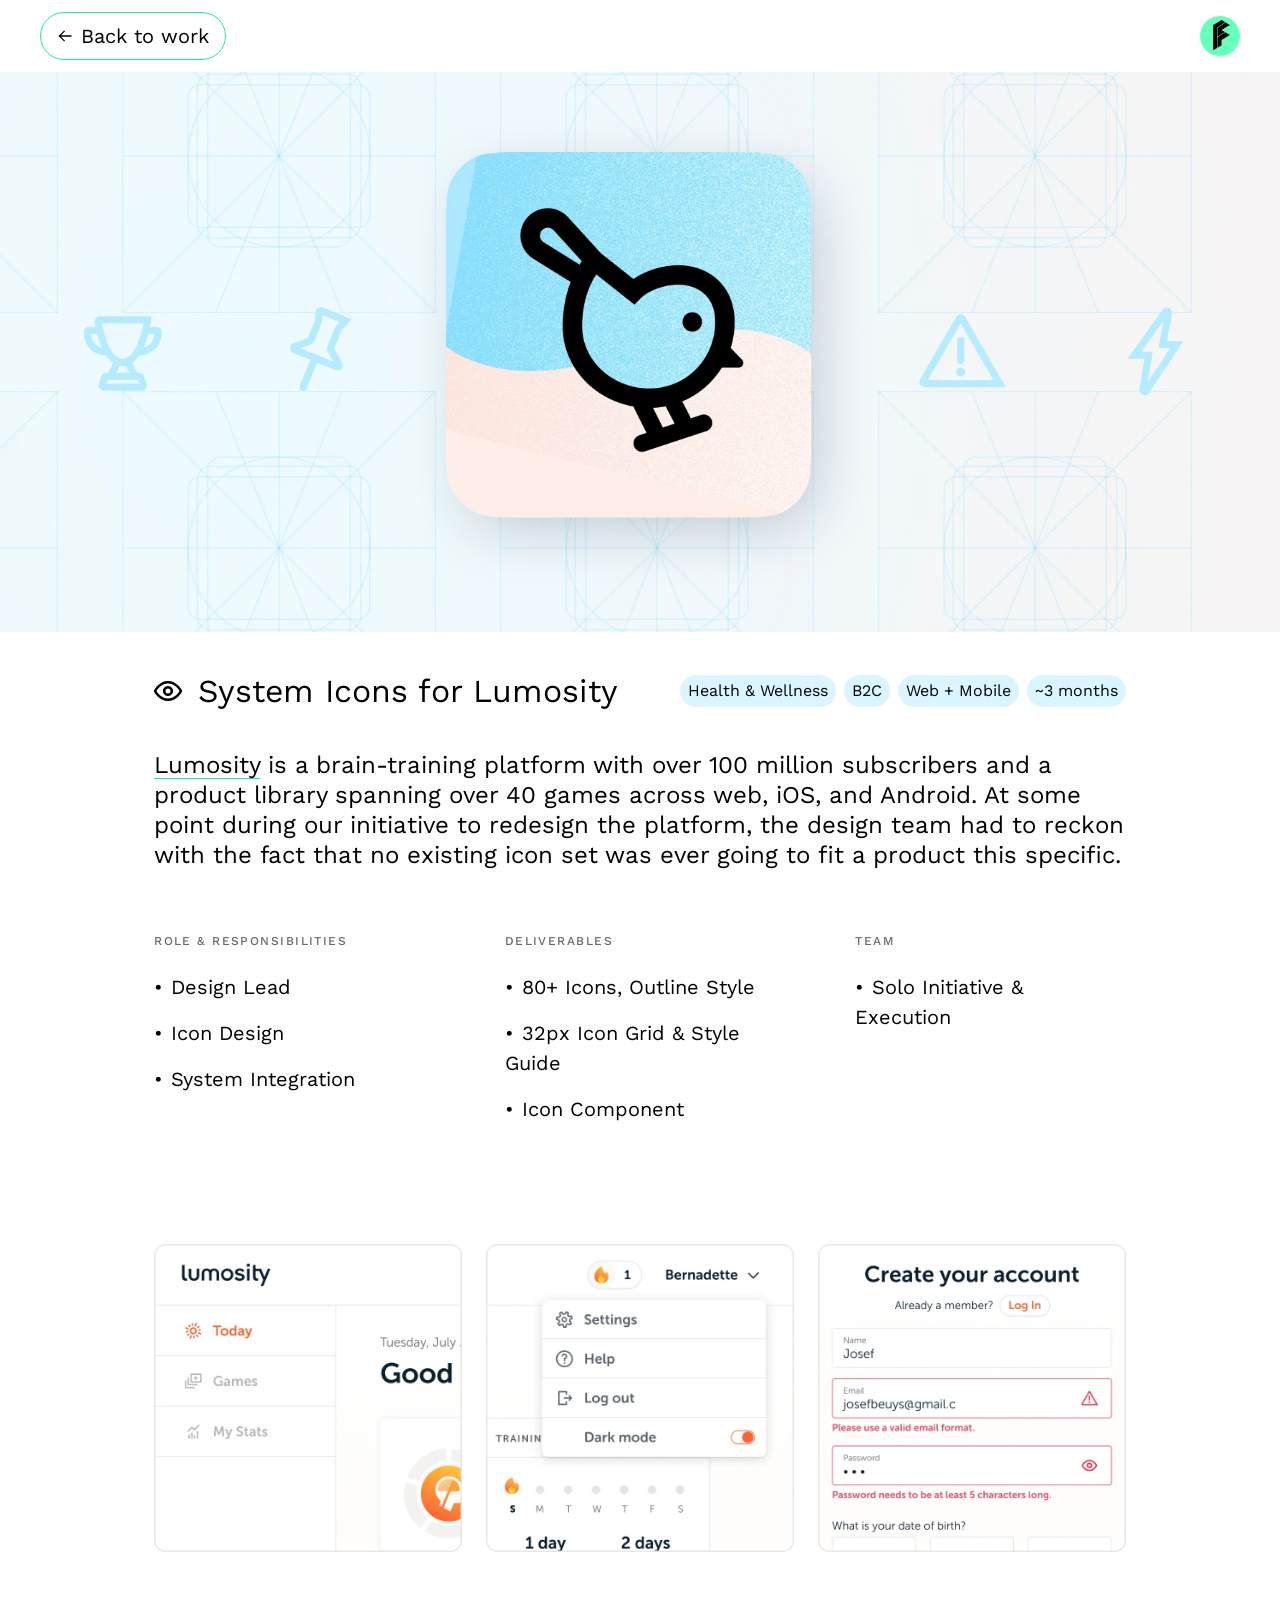
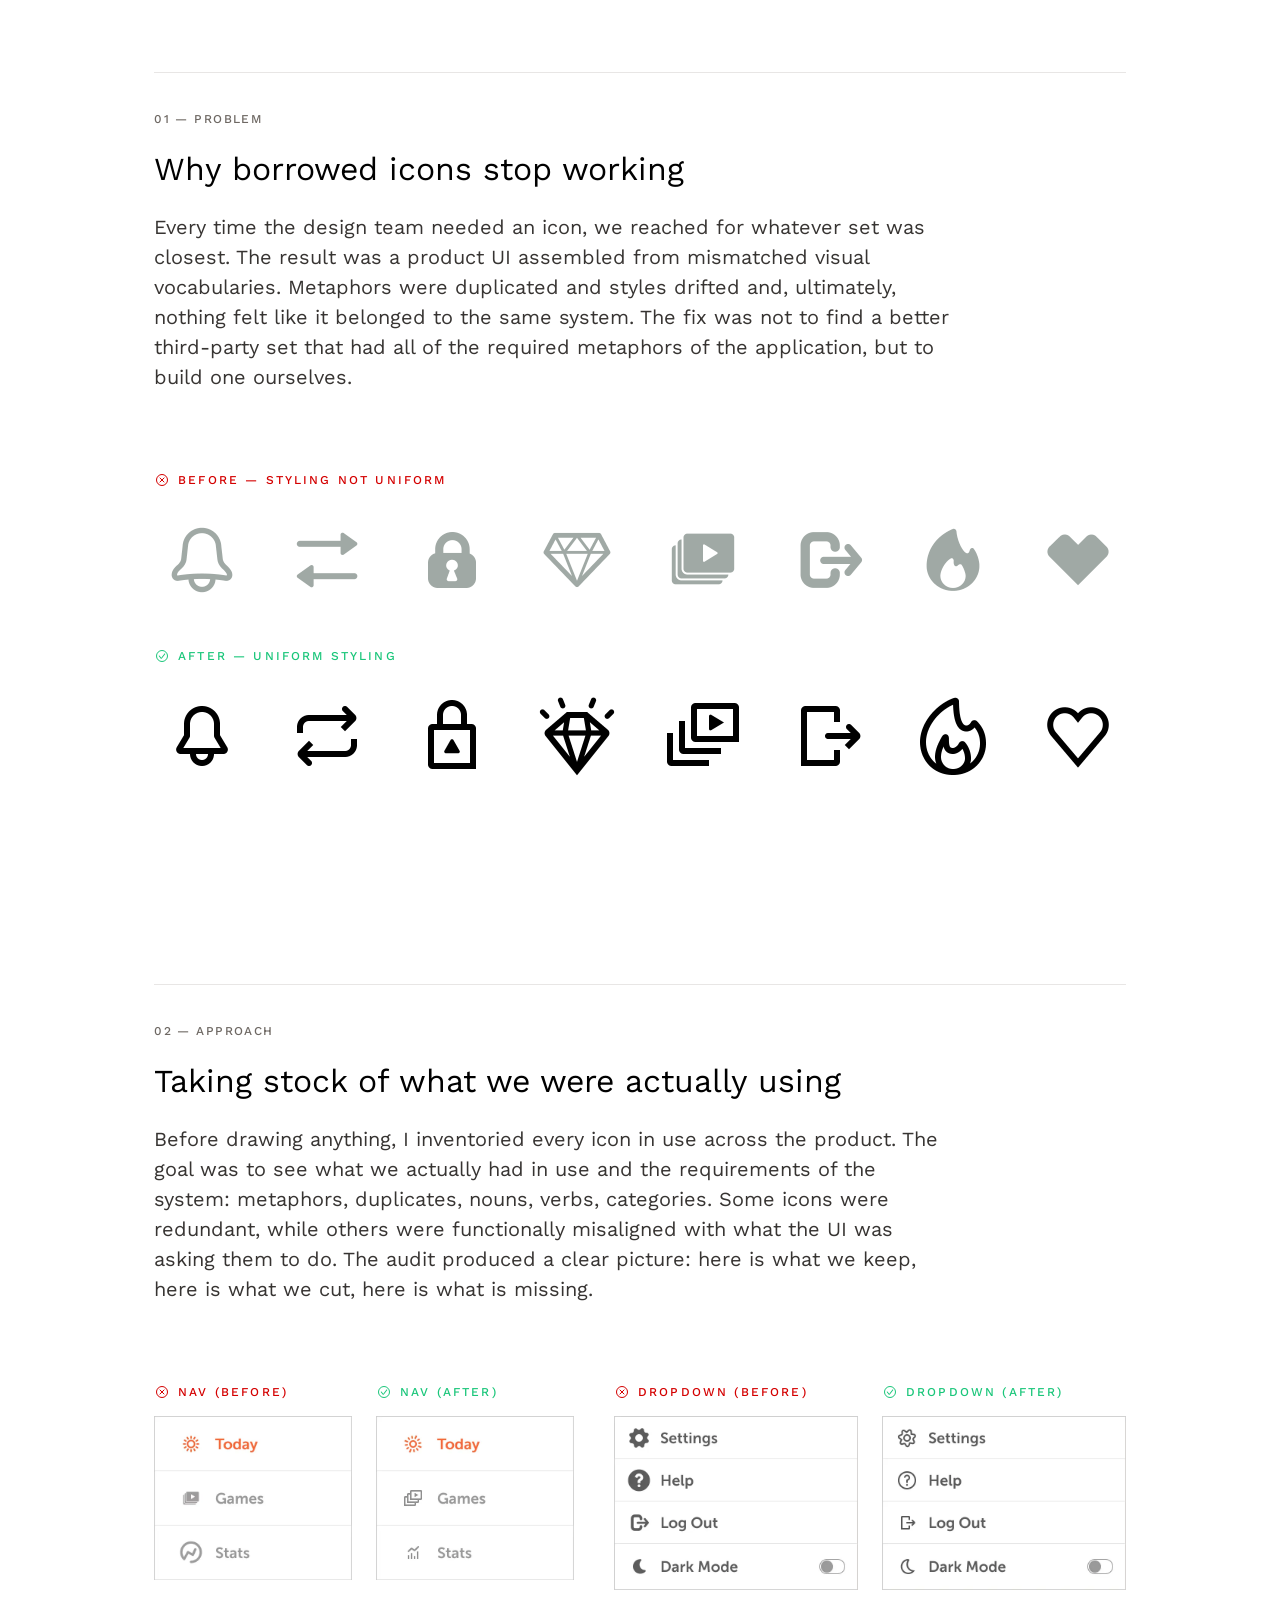
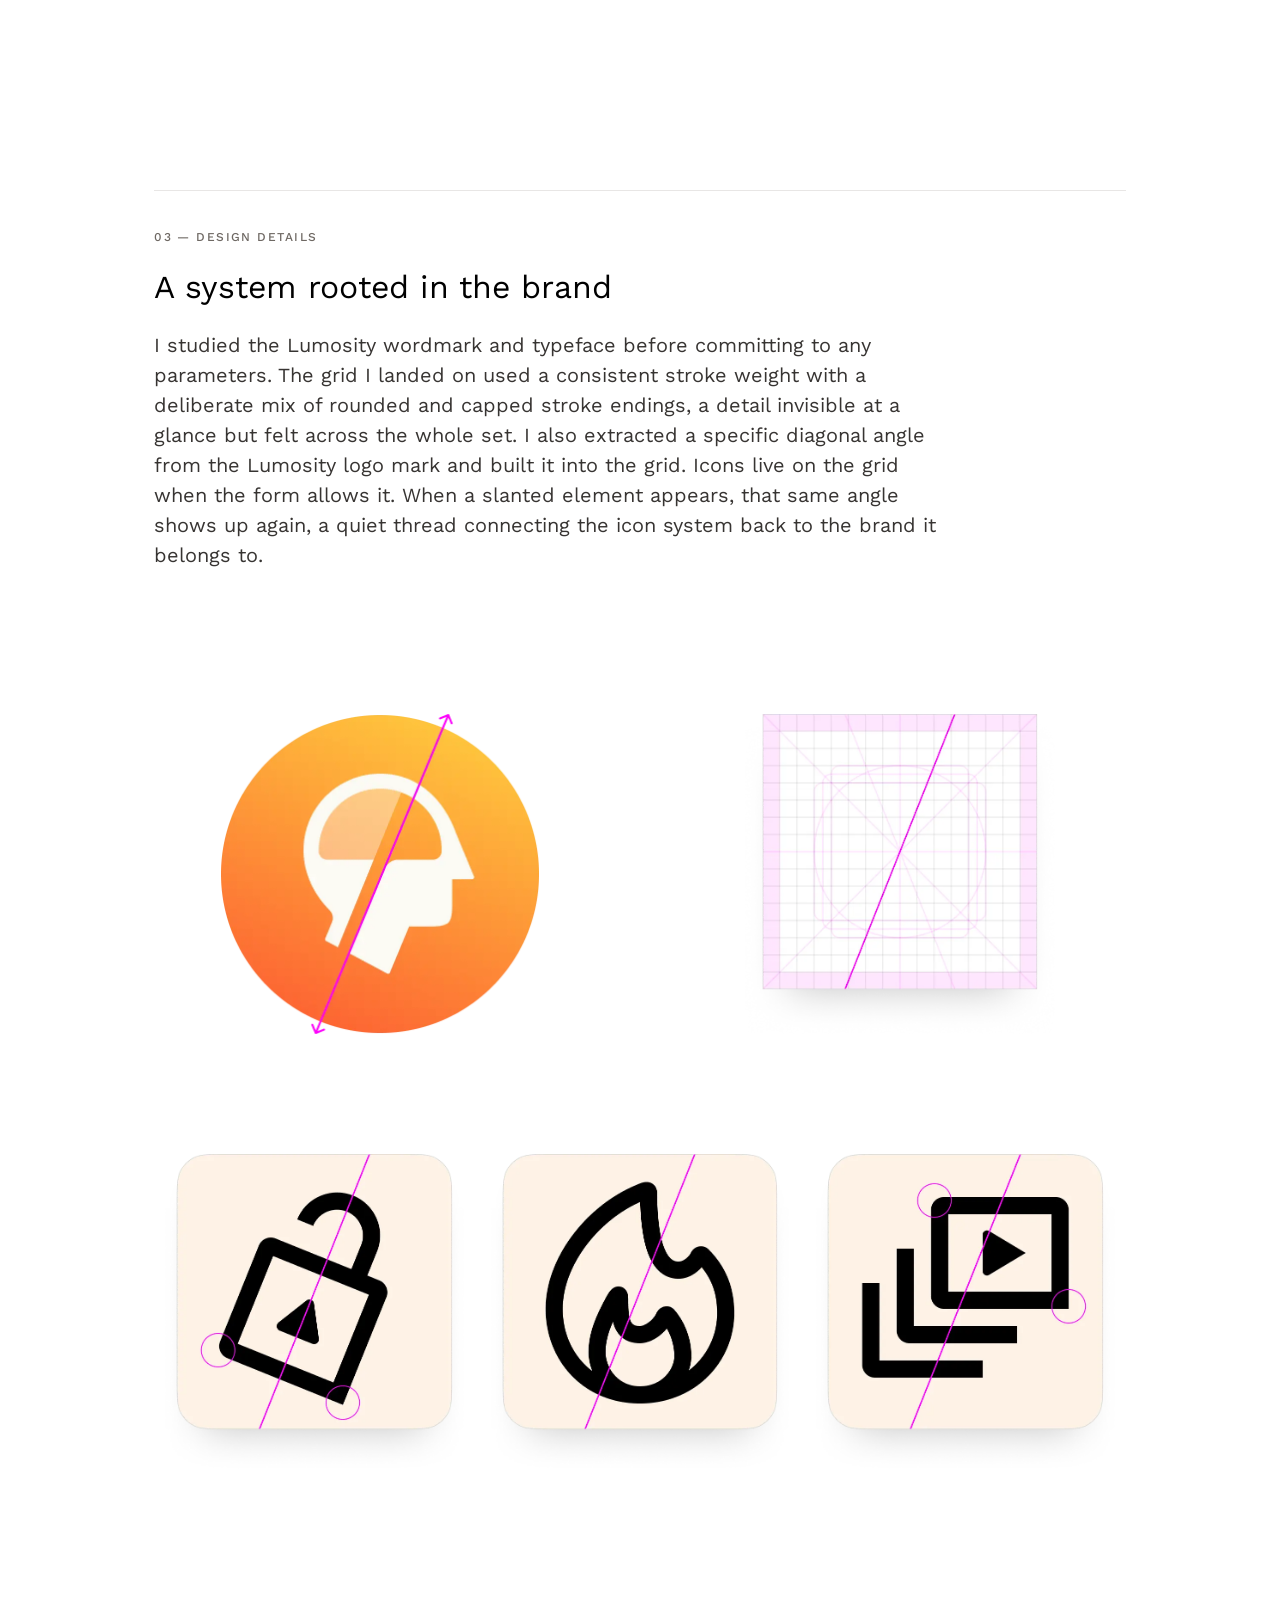
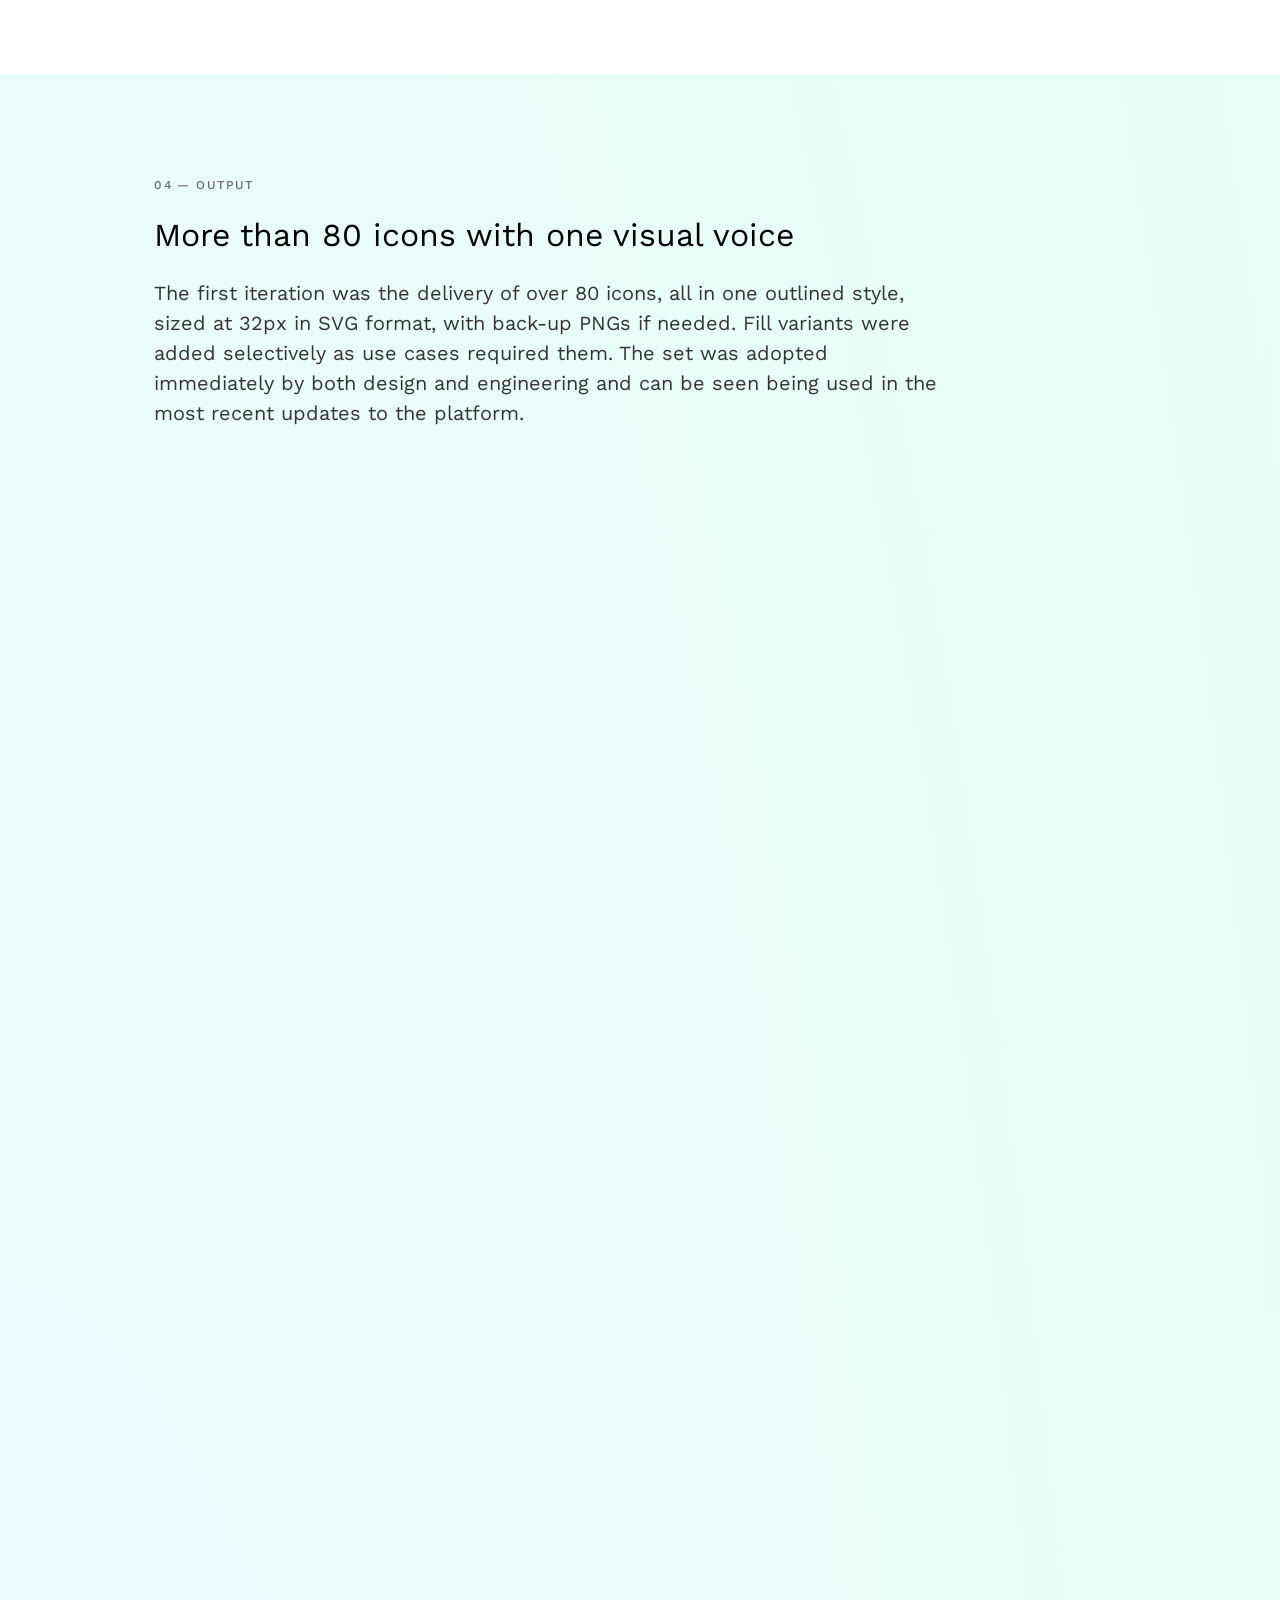
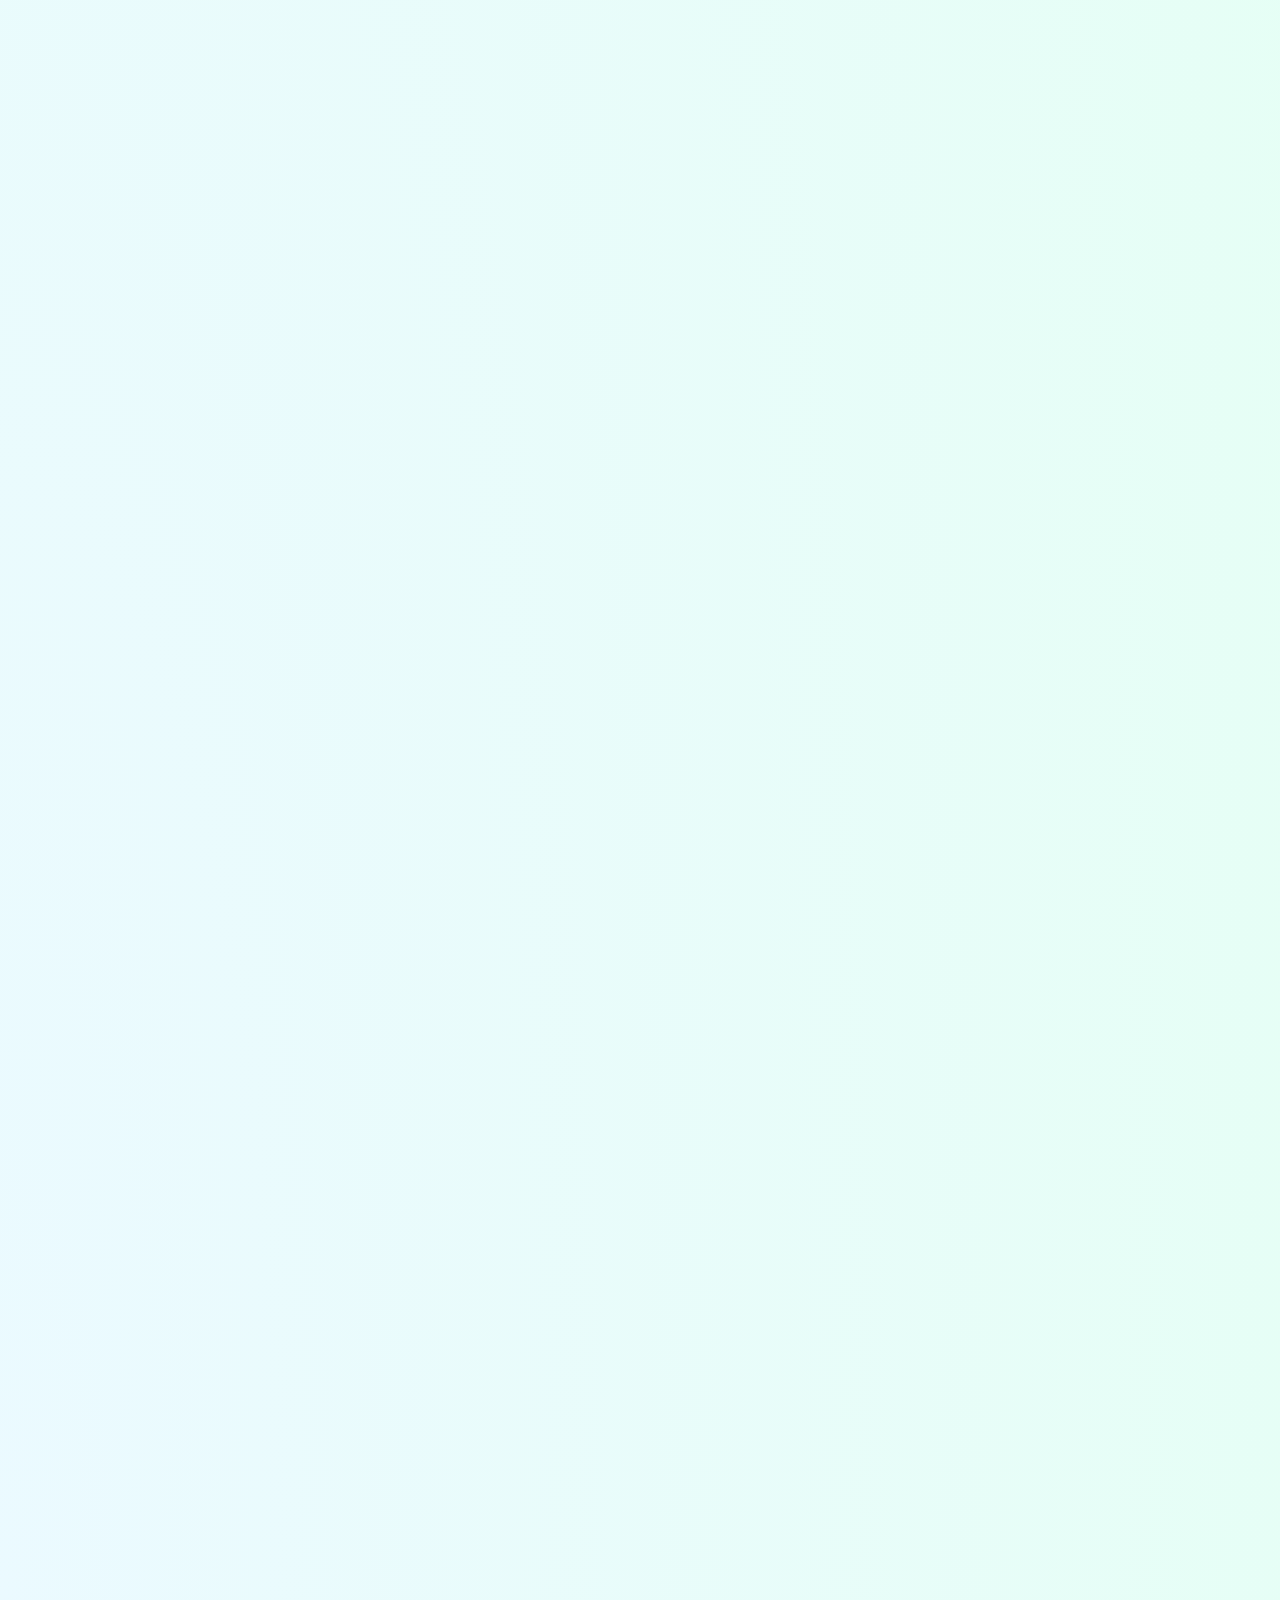
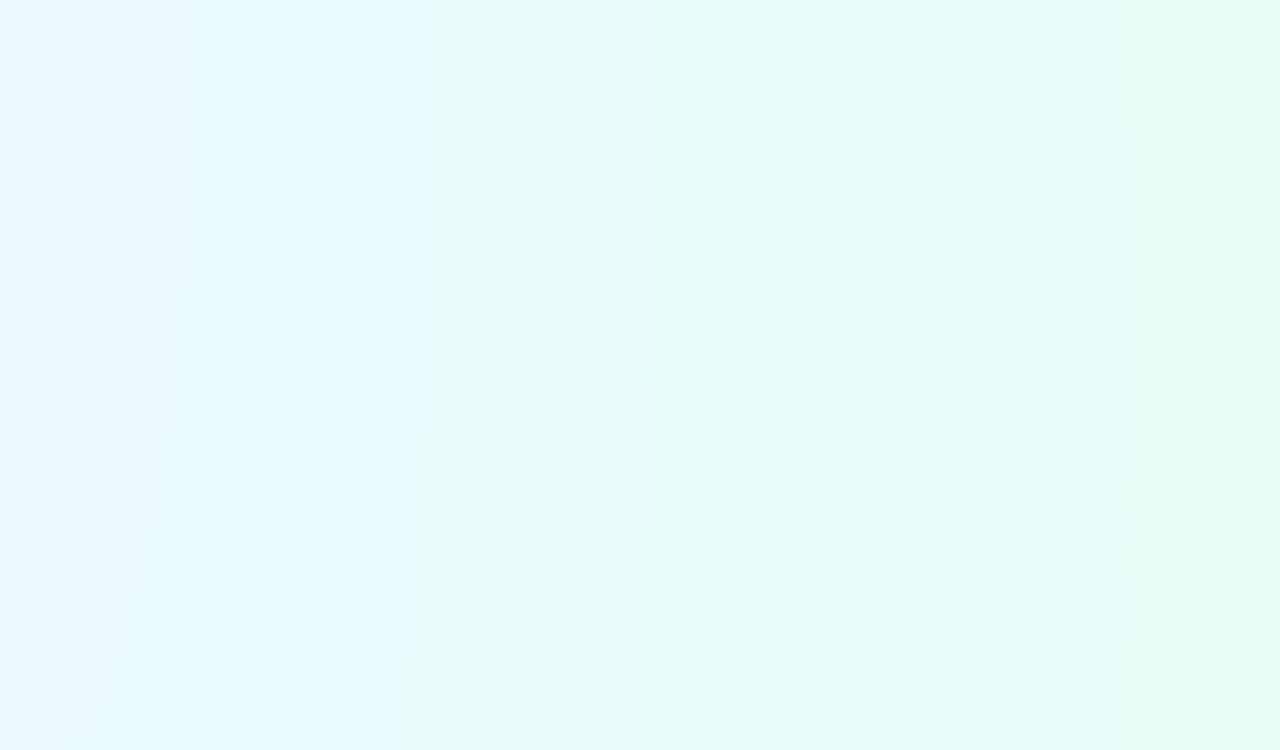
<file: work/lumosity-system-icons.html>
<!DOCTYPE html>
<html lang="en">
<head>
  <meta charset="UTF-8">
  <meta name="viewport" content="width=device-width, initial-scale=1.0">
  <!-- TEMPLATE GUIDE:
       1) Duplicate this file per project: work/<project-slug>.html (e.g. work/figment.html).
       2) Replace placeholder copy: hero title, metadata tags, intro lede, story splits, optional story grid (section.project-story-grid), then each label + h2 + body triplet.
       3) Hero: add background-image on .project-hero-bg or .project-hero when ready; left column: replace placeholder with <img> and remove .is-empty. Title column padding (extra right inset on full-bleed hero) is shared for all projects in project-detail.css (.project-hero-heading). Keep `a.project-hero-view-more` + intro `id="project-intro"` for the hero scroll control (icons in ../assets/icons/viewmore-icon-*.svg).
       4) Story splits / grid: swap .project-story-media-inner or .project-story-grid-cell-inner for <img> when art exists.
       5) Extra sections: duplicate another label + h2 + body group in <main> (see work/PROJECT_PAGE_CHECKLIST.md).
       6) Update body hooks: class="site project-detail-page project-<project-slug>" and data-project-slug="<project-slug>".
       7) Maintain PROJECT_NAV_ORDER in ../js/project-detail-nav.js (prev/next wraps). -->
  <script>
    if (!window.matchMedia("(prefers-reduced-motion: reduce)").matches) {
      document.documentElement.classList.add("is-page-entering");
    }
  </script>
  <title>Lumosity System Icons</title>
  <link rel="icon" href="../assets/logos/hexlogo-A.svg" type="image/svg+xml">
  <link rel="preload" href="../fonts/Work_Sans/WorkSans-VariableFont_wght.ttf" as="font" type="font/ttf" crossorigin>
  <!-- Hero bg is a CSS background-image, so the browser can't find it until project-detail.css parses. Preload it here to start the download with the stylesheets. -->
  <link rel="preload" href="../assets/projects/lumosity-icons/hero-bg.webp" as="image" type="image/webp" fetchpriority="high">
  <link rel="stylesheet" href="../css/tokens/primitives.css">
  <link rel="stylesheet" href="../css/tokens/responsive.css">
  <link rel="stylesheet" href="../css/fonts.css">
  <link rel="stylesheet" href="../css/reset.css">
  <link rel="stylesheet" href="../css/styles.css">
  <link rel="stylesheet" href="../css/components/text-link.css">
  <link rel="stylesheet" href="../css/components/pill-button.css">
  <link rel="stylesheet" href="../css/sections/project-detail.css">
  <link rel="stylesheet" href="../css/sections/footer.css">
  <script src="../js/page-transition.js" defer></script>
  <script src="../js/smooth-scroll.js" defer></script>
  <script src="../js/project-detail-nav.js" defer></script>
</head>
<body class="site project-detail-page project-lumosity-system-icons" data-project-slug="lumosity-system-icons">
  <header class="project-detail-top-nav">
    <div class="project-detail-shell project-detail-shell-wide">
      <nav class="project-detail-top-nav-inner" aria-label="Project navigation">
        <a class="project-detail-back-link" href="../index.html#work">
          <img class="project-detail-back-link-icon" src="../assets/icons/cta-arrow-left.svg" alt="" aria-hidden="true">
          <span>Back to work</span>
        </a>
        <a class="project-detail-nameplate" href="../index.html" aria-label="Home">
          <img class="project-detail-nameplate-logo" src="../assets/logos/hexlogo-A.svg" alt="" width="40" height="40" aria-hidden="true">
        </a>
      </nav>
    </div>
  </header>

  <main>
    <section class="project-hero" aria-hidden="true">
      <div class="project-hero-bg" aria-hidden="true"></div>
      <div class="project-hero-image">
        <img src="../assets/projects/lumosity-icons/hero-fg.webp" alt="">
      </div>
    </section>

    <!-- Intro v2: title bar + body + topline + feature placeholder (hero unchanged) -->
    <section class="project-intro project-intro--v2" id="project-intro" aria-label="Project overview">
      <div class="project-intro-inner">
        <div class="project-intro-title-bar">
          <div class="project-intro-name">
            <img
              class="project-intro-title-icon"
              src="../assets/icons/viewmore-icon-a.svg"
              alt=""
              width="28"
              height="20"
              aria-hidden="true"
            >
            <h1 class="project-intro-title project-content-heading" id="project-title">System Icons for Lumosity</h1>
          </div>
          <div class="project-hero-tags" aria-label="Project metadata">
            <span class="project-hero-tag">Health &amp; Wellness</span>
            <span class="project-hero-tag">B2C</span>
            <span class="project-hero-tag">Web + Mobile</span>
            <span class="project-hero-tag">~3 months</span>
          </div>
        </div>

        <p class="project-intro-body">
          <a class="text-link" href="https://app.lumosity.com/" target="_blank" rel="noopener noreferrer">Lumosity</a> is a brain-training platform with over 100 million subscribers and a product library spanning over 40 games across web, iOS, and Android. At some point during our initiative to redesign the platform, the design team had to reckon with the fact that no existing icon set was ever going to fit a product this specific.
        </p>

        <div class="project-intro-overview" aria-label="Project topline">
          <div class="project-intro-overview-col">
            <p class="project-intro-overview-label">Role &amp; Responsibilities</p>
            <ul class="project-intro-overview-list">
              <li>Design Lead</li>
              <li>Icon Design</li>
              <li>System Integration</li>
            </ul>
          </div>
          <div class="project-intro-overview-col">
            <p class="project-intro-overview-label">deliverables</p>
            <ul class="project-intro-overview-list">
              <li>80+ Icons, Outline Style</li>
              <li>32px Icon Grid &amp; Style Guide</li>
              <li>Icon Component</li>
            </ul>
          </div>
          <div class="project-intro-overview-col">
            <p class="project-intro-overview-label">team</p>
            <ul class="project-intro-overview-list">
              <li>Solo Initiative &amp; Execution</li>
            </ul>
          </div>
        </div>

        <!-- Feature row: three in-situ UI crops, full inner-column width -->
        <div class="project-intro-feature" aria-label="Product screens with system icons">
          <img src="../assets/projects/lumosity-icons/intro-in-situ-01.webp" alt="" width="360" height="360" decoding="async">
          <img src="../assets/projects/lumosity-icons/intro-in-situ-02.webp" alt="" width="360" height="360" decoding="async">
          <img src="../assets/projects/lumosity-icons/intro-in-situ-03.webp" alt="" width="360" height="360" decoding="async">
        </div>
      </div>
    </section>

    <!-- SECTION 01 — centered copy + 4-up gallery -->
    <section class="project-story-grid" aria-labelledby="challenge-heading">
      <div class="project-story-grid-text">
        <p class="project-section-label">01 — PROBLEM</p>
        <h2 id="challenge-heading" class="project-content-heading">Why borrowed icons stop working</h2>
        <p class="project-content-body">
          Every time the design team needed an icon, we reached for whatever set was closest. The result was a product UI assembled from mismatched visual vocabularies. Metaphors were duplicated and styles drifted and, ultimately, nothing felt like it belonged to the same system. The fix was not to find a better third-party set that had all of the required metaphors of the application, but to build one ourselves.
        </p>
      </div>
      <!-- Section 01: before/after rows (caption + two image strips per row) -->
      <div class="project-story-grid-gallery project-lumosity-icons-s01-gallery">
        <div class="project-lumosity-icons-s01-row">
          <div class="project-lumosity-icons-s01-caption project-lumosity-icons-s01-caption--before">
            <svg class="project-lumosity-icons-s01-caption-icon" width="16" height="16" viewBox="0 0 16 16" fill="none" xmlns="http://www.w3.org/2000/svg" aria-hidden="true">
              <circle cx="8" cy="8" r="5.5" stroke="currentColor"/>
              <path d="M6 6L10 10" stroke="currentColor" stroke-linecap="round"/>
              <path d="M6 10L10 5.99999" stroke="currentColor" stroke-linecap="square"/>
            </svg>
            <span class="project-lumosity-icons-s01-caption-text">before — styling not uniform</span>
          </div>
          <div class="project-lumosity-icons-s01-images" aria-label="Before — mixed weights and styling icons">
            <img src="../assets/projects/lumosity-icons/section-01-icon-01.png" alt="" width="96" height="96" decoding="async">
            <img src="../assets/projects/lumosity-icons/section-01-icon-02.png" alt="" width="96" height="96" decoding="async">
            <img src="../assets/projects/lumosity-icons/section-01-icon-03.png" alt="" width="96" height="96" decoding="async">
            <img src="../assets/projects/lumosity-icons/section-01-icon-04.png" alt="" width="96" height="96" decoding="async">
            <img src="../assets/projects/lumosity-icons/section-01-icon-05.png" alt="" width="96" height="96" decoding="async">
            <img src="../assets/projects/lumosity-icons/section-01-icon-06.png" alt="" width="96" height="96" decoding="async">
            <img src="../assets/projects/lumosity-icons/section-01-icon-07.png" alt="" width="96" height="96" decoding="async">
            <img src="../assets/projects/lumosity-icons/section-01-icon-08.png" alt="" width="96" height="96" decoding="async">
          </div>
        </div>
        <div class="project-lumosity-icons-s01-row">
          <div class="project-lumosity-icons-s01-caption project-lumosity-icons-s01-caption--after">
            <svg class="project-lumosity-icons-s01-caption-icon" width="16" height="16" viewBox="0 0 16 16" fill="none" xmlns="http://www.w3.org/2000/svg" aria-hidden="true">
              <circle cx="8" cy="8" r="5.5" stroke="currentColor"/>
              <path d="M5.64046 7.68763C5.46796 7.472 5.15331 7.43704 4.93768 7.60954C4.72205 7.78204 4.68708 8.09669 4.85959 8.31232L5.25002 7.99998L5.64046 7.68763ZM11.1447 6.30697L11.4516 5.91229L10.6623 5.29835L10.3553 5.69303L10.75 6L11.1447 6.30697ZM7.05203 10.2525L6.66159 10.5649L7.05203 10.2525ZM5.25002 7.99998L4.85959 8.31232L6.66159 10.5649L7.05203 10.2525L7.44246 9.94017L5.64046 7.68763L5.25002 7.99998ZM7.44458 10.2498L7.83926 10.5568L11.1447 6.30697L10.75 6L10.3553 5.69303L7.04991 9.94286L7.44458 10.2498ZM7.05203 10.2525L6.66159 10.5649C6.96447 10.9435 7.54159 10.9395 7.83926 10.5568L7.44458 10.2498L7.04991 9.94286C7.14913 9.81529 7.3415 9.81397 7.44246 9.94017L7.05203 10.2525Z" fill="currentColor"/>
            </svg>
            <span class="project-lumosity-icons-s01-caption-text">after — uniform styling</span>
          </div>
          <div class="project-lumosity-icons-s01-images" aria-label="After — uniform styling icons">
            <img src="../assets/projects/lumosity-icons/section-01-icon-09.png" alt="" width="96" height="96" decoding="async">
            <img src="../assets/projects/lumosity-icons/section-01-icon-10.png" alt="" width="96" height="96" decoding="async">
            <img src="../assets/projects/lumosity-icons/section-01-icon-11.png" alt="" width="96" height="96" decoding="async">
            <img src="../assets/projects/lumosity-icons/section-01-icon-12.png" alt="" width="96" height="96" decoding="async">
            <img src="../assets/projects/lumosity-icons/section-01-icon-13.png" alt="" width="96" height="96" decoding="async">
            <img src="../assets/projects/lumosity-icons/section-01-icon-14.png" alt="" width="96" height="96" decoding="async">
            <img src="../assets/projects/lumosity-icons/section-01-icon-15.png" alt="" width="96" height="96" decoding="async">
            <img src="../assets/projects/lumosity-icons/section-01-icon-16.png" alt="" width="96" height="96" decoding="async">
          </div>
        </div>
      </div>
    </section>

    <!-- SECTION 02 — centered copy + 4-up gallery -->
    <section class="project-story-grid" aria-labelledby="process-heading">
      <div class="project-story-grid-text">
        <p class="project-section-label">02 — APPROACH</p>
        <h2 id="process-heading" class="project-content-heading">Taking stock of what we were actually using</h2>
        <p class="project-content-body">
          Before drawing anything, I inventoried every icon in use across the product. The goal was to see what we actually had in use and the requirements of the system: metaphors, duplicates, nouns, verbs, categories. Some icons were redundant, while others were functionally misaligned with what the UI was asking them to do. The audit produced a clear picture: here is what we keep, here is what we cut, here is what is missing.
        </p>
      </div>
      <!-- Section 02: side nav + utility nav before/after (Figma 262:3590) -->
      <div class="project-story-grid-gallery project-lumosity-icons-s02-gallery">
        <div class="project-lumosity-icons-s02-group" aria-label="Side navigation audit">
          <div class="project-lumosity-icons-s02-pair project-lumosity-icons-s02-pair--side">
            <div class="project-lumosity-icons-s01-caption project-lumosity-icons-s01-caption--before">
              <svg class="project-lumosity-icons-s01-caption-icon" width="16" height="16" viewBox="0 0 16 16" fill="none" xmlns="http://www.w3.org/2000/svg" aria-hidden="true">
                <circle cx="8" cy="8" r="5.5" stroke="currentColor"/>
                <path d="M6 6L10 10" stroke="currentColor" stroke-linecap="round"/>
                <path d="M6 10L10 5.99999" stroke="currentColor" stroke-linecap="square"/>
              </svg>
              <span class="project-lumosity-icons-s01-caption-text">nav (before)</span>
            </div>
            <img src="../assets/projects/lumosity-icons/section-02-A.webp" alt="" width="262" height="217" decoding="async">
          </div>
          <div class="project-lumosity-icons-s02-pair project-lumosity-icons-s02-pair--side">
            <div class="project-lumosity-icons-s01-caption project-lumosity-icons-s01-caption--after">
              <svg class="project-lumosity-icons-s01-caption-icon" width="16" height="16" viewBox="0 0 16 16" fill="none" xmlns="http://www.w3.org/2000/svg" aria-hidden="true">
                <circle cx="8" cy="8" r="5.5" stroke="currentColor"/>
                <path d="M5.64046 7.68763C5.46796 7.472 5.15331 7.43704 4.93768 7.60954C4.72205 7.78204 4.68708 8.09669 4.85959 8.31232L5.25002 7.99998L5.64046 7.68763ZM11.1447 6.30697L11.4516 5.91229L10.6623 5.29835L10.3553 5.69303L10.75 6L11.1447 6.30697ZM7.05203 10.2525L6.66159 10.5649L7.05203 10.2525ZM5.25002 7.99998L4.85959 8.31232L6.66159 10.5649L7.05203 10.2525L7.44246 9.94017L5.64046 7.68763L5.25002 7.99998ZM7.44458 10.2498L7.83926 10.5568L11.1447 6.30697L10.75 6L10.3553 5.69303L7.04991 9.94286L7.44458 10.2498ZM7.05203 10.2525L6.66159 10.5649C6.96447 10.9435 7.54159 10.9395 7.83926 10.5568L7.44458 10.2498L7.04991 9.94286C7.14913 9.81529 7.3415 9.81397 7.44246 9.94017L7.05203 10.2525Z" fill="currentColor"/>
              </svg>
              <span class="project-lumosity-icons-s01-caption-text">nav (after)</span>
            </div>
            <img src="../assets/projects/lumosity-icons/section-02-B.webp" alt="" width="262" height="217" decoding="async">
          </div>
        </div>
        <div class="project-lumosity-icons-s02-group" aria-label="Utility navigation audit">
          <div class="project-lumosity-icons-s02-pair project-lumosity-icons-s02-pair--utility">
            <div class="project-lumosity-icons-s01-caption project-lumosity-icons-s01-caption--before">
              <svg class="project-lumosity-icons-s01-caption-icon" width="16" height="16" viewBox="0 0 16 16" fill="none" xmlns="http://www.w3.org/2000/svg" aria-hidden="true">
                <circle cx="8" cy="8" r="5.5" stroke="currentColor"/>
                <path d="M6 6L10 10" stroke="currentColor" stroke-linecap="round"/>
                <path d="M6 10L10 5.99999" stroke="currentColor" stroke-linecap="square"/>
              </svg>
              <span class="project-lumosity-icons-s01-caption-text">dropdown (before)</span>
            </div>
            <img src="../assets/projects/lumosity-icons/section-02-C.webp" alt="" width="322" height="230" decoding="async">
          </div>
          <div class="project-lumosity-icons-s02-pair project-lumosity-icons-s02-pair--utility">
            <div class="project-lumosity-icons-s01-caption project-lumosity-icons-s01-caption--after">
              <svg class="project-lumosity-icons-s01-caption-icon" width="16" height="16" viewBox="0 0 16 16" fill="none" xmlns="http://www.w3.org/2000/svg" aria-hidden="true">
                <circle cx="8" cy="8" r="5.5" stroke="currentColor"/>
                <path d="M5.64046 7.68763C5.46796 7.472 5.15331 7.43704 4.93768 7.60954C4.72205 7.78204 4.68708 8.09669 4.85959 8.31232L5.25002 7.99998L5.64046 7.68763ZM11.1447 6.30697L11.4516 5.91229L10.6623 5.29835L10.3553 5.69303L10.75 6L11.1447 6.30697ZM7.05203 10.2525L6.66159 10.5649L7.05203 10.2525ZM5.25002 7.99998L4.85959 8.31232L6.66159 10.5649L7.05203 10.2525L7.44246 9.94017L5.64046 7.68763L5.25002 7.99998ZM7.44458 10.2498L7.83926 10.5568L11.1447 6.30697L10.75 6L10.3553 5.69303L7.04991 9.94286L7.44458 10.2498ZM7.05203 10.2525L6.66159 10.5649C6.96447 10.9435 7.54159 10.9395 7.83926 10.5568L7.44458 10.2498L7.04991 9.94286C7.14913 9.81529 7.3415 9.81397 7.44246 9.94017L7.05203 10.2525Z" fill="currentColor"/>
              </svg>
              <span class="project-lumosity-icons-s01-caption-text">dropdown (after)</span>
            </div>
            <img src="../assets/projects/lumosity-icons/section-02-D.webp" alt="" width="322" height="230" decoding="async">
          </div>
        </div>
      </div>
    </section>

    <!-- SECTION 03 — centered copy + 4-up gallery -->
    <section class="project-story-grid" aria-labelledby="solution-heading">
      <div class="project-story-grid-text">
        <p class="project-section-label">03 — DESIGN DETAILS</p>
        <h2 id="solution-heading" class="project-content-heading">A system rooted in the brand</h2>
        <p class="project-content-body">
          I studied the Lumosity wordmark and typeface before committing to any parameters. The grid I landed on used a consistent stroke weight with a deliberate mix of rounded and capped stroke endings, a detail invisible at a glance but felt across the whole set. I also extracted a specific diagonal angle from the Lumosity logo mark and built it into the grid. Icons live on the grid when the form allows it. When a slanted element appears, that same angle shows up again, a quiet thread connecting the icon system back to the brand it belongs to.
        </p>
      </div>
      <!-- Section 03: brand grid — 2 across, then 3 across (all 320px) -->
      <div class="project-story-grid-gallery project-lumosity-icons-s03-gallery">
        <div class="project-lumosity-icons-s03-row project-lumosity-icons-s03-row--two">
          <img src="../assets/projects/lumosity-icons/section-03-A.webp" alt="" width="320" height="320" decoding="async">
          <img src="../assets/projects/lumosity-icons/section-03-B.webp" alt="" width="320" height="320" decoding="async">
        </div>
        <div class="project-lumosity-icons-s03-row project-lumosity-icons-s03-row--three">
          <img src="../assets/projects/lumosity-icons/section-03-F.webp" alt="" width="320" height="320" decoding="async">
          <img src="../assets/projects/lumosity-icons/section-03-G.webp" alt="" width="320" height="320" decoding="async">
          <img src="../assets/projects/lumosity-icons/section-03-H.webp" alt="" width="320" height="320" decoding="async">
        </div>
      </div>
    </section>

    <!-- Section 04: gradient band + icon grid (Figma 262:3854); A desktop / B mobile ≤767 -->
    <section class="project-story-grid project-lumosity-icons-s04" aria-labelledby="lumosity-system-icons-s04-heading">
      <div class="project-story-grid-text">
        <p class="project-section-label">04 — OUTPUT</p>
        <h2 id="lumosity-system-icons-s04-heading" class="project-content-heading">More than 80 icons with one visual voice</h2>
        <p class="project-content-body">
          The first iteration was the delivery of over 80 icons, all in one outlined style, sized at 32px in SVG format, with back-up PNGs if needed. Fill variants were added selectively as use cases required them. The set was adopted immediately by both design and engineering and can be seen being used in the most recent updates to the platform.
        </p>
      </div>
      <!-- Desktop composite ≥768; mobile 4-across composite ≤767 (section-4-B @2x 780×4384) -->
      <div class="project-story-grid-gallery project-lumosity-icons-s04-media">
        <picture>
          <source media="(max-width: 767px)" srcset="../assets/projects/lumosity-icons/section-4-B.webp" width="390" height="2192">
          <img src="../assets/projects/lumosity-icons/section-4-A.webp" alt="" width="1314" height="1314" decoding="async">
        </picture>
      </div>
    </section>

    <!-- Kicker: lede + 2×2 game tile / glyph pairs (Figma 261:4517); stacks on phone -->
    <section class="project-lumosity-icons-kicker" aria-label="Game artwork and matching glyph pairs">
      <div class="project-story-grid-text">
        <p class="project-content-body">
          As a proof of concept I included four unique game glyphs that were simplified, single-color symbols that could be paired with their respective game, distinct from the game’s full-color illustration assets. This gave the set a character and whimsy that no off-the-shelf library could replicate.
        </p>
      </div>
      <div class="project-lumosity-icons-kicker-grid">
        <div class="project-lumosity-icons-kicker-cell">
          <img src="../assets/projects/lumosity-icons/kicker-01.webp" alt="" width="592" height="336" decoding="async">
        </div>
        <div class="project-lumosity-icons-kicker-cell">
          <img src="../assets/projects/lumosity-icons/kicker-02.webp" alt="" width="592" height="336" decoding="async">
        </div>
        <div class="project-lumosity-icons-kicker-cell">
          <img src="../assets/projects/lumosity-icons/kicker-03.webp" alt="" width="592" height="336" decoding="async">
        </div>
        <div class="project-lumosity-icons-kicker-cell">
          <img src="../assets/projects/lumosity-icons/kicker-04.webp" alt="" width="592" height="336" decoding="async">
        </div>
      </div>
    </section>

    <!-- SECTION 05 — reflection + 2×2 outline / fill / duotone strips -->
    <section class="project-story-grid project-lumosity-icons-s05" aria-labelledby="lumosity-system-icons-s05-heading">
      <div class="project-story-grid-text">
        <p class="project-section-label">05 — REFLECTION</p>
        <h2 id="lumosity-system-icons-s05-heading" class="project-content-heading">Growing the original set</h2>
        <p class="project-content-body">
          My goal, had I stayed at the company, would have been to continue refining the set; adding complementary fill versions for each icon, duotone versions, and continuing to add new glyphs as needed. The documentation around the icon styling, border choices and end caps as well as the audit, hopefully sets up the next design team to do this work without the original creator.
        </p>
      </div>
      <div class="project-story-grid-gallery project-lumosity-icons-s05-gallery" aria-label="Outline, fill, and duotone icon variants">
        <img src="../assets/projects/lumosity-icons/section-05-A.webp" alt="" width="500" height="148" decoding="async">
        <img src="../assets/projects/lumosity-icons/section-05-B.webp" alt="" width="500" height="140" decoding="async">
        <img src="../assets/projects/lumosity-icons/section-05-C.webp" alt="" width="500" height="140" decoding="async">
        <img src="../assets/projects/lumosity-icons/section-05-D.webp" alt="" width="500" height="140" decoding="async">
      </div>
    </section>

    <!-- Prev/Next: order + wrap-around is set in js/project-detail-nav.js (ORDER array). -->
    <section class="project-detail-shell project-detail-shell-wide project-prev-next" aria-label="Adjacent projects">
      <a class="project-nav-pill project-nav-pill-prev" href="#" data-project-nav-prev>
        <img class="project-nav-pill-icon" src="../assets/icons/cta-arrow-left.svg" alt="" aria-hidden="true">
        <span>Previous</span>
      </a>
      <a class="project-nav-pill project-nav-pill-next" href="#" data-project-nav-next>
        <span>Next</span>
        <img class="project-nav-pill-icon" src="../assets/icons/cta-arrow-right.svg" alt="" aria-hidden="true">
      </a>
    </section>
  </main>

  <footer class="site-footer site-footer--project" aria-label="Site footer">
    <div class="site-footer-inner">
      <div class="site-footer-bar">
        <img class="site-footer-logo" src="../assets/logos/hexlogo-A.svg" alt="" width="40" height="40" aria-hidden="true">
        <div class="site-footer-meta">
          <span class="site-footer-meta-item">&copy; 2026 Francesco Belvedere</span>
          <span class="site-footer-dot" aria-hidden="true"></span>
          <a class="site-footer-meta-item site-footer-meta-link" href="mailto:info@francescobelvedere.com">info@francescobelvedere.com</a>
          <span class="site-footer-dot" aria-hidden="true"></span>
          <span class="site-footer-meta-item">A Studio Gestalt | 8pxgrid Production</span>
          <span class="site-footer-dot" aria-hidden="true"></span>
          <a class="site-footer-meta-item site-footer-meta-link text-link" href="https://linkedin.com/in/francescobelvedere" target="_blank" rel="noopener noreferrer">LinkedIn</a>
        </div>
      </div>
    </div>
  </footer>
</body>
</html>
</file>
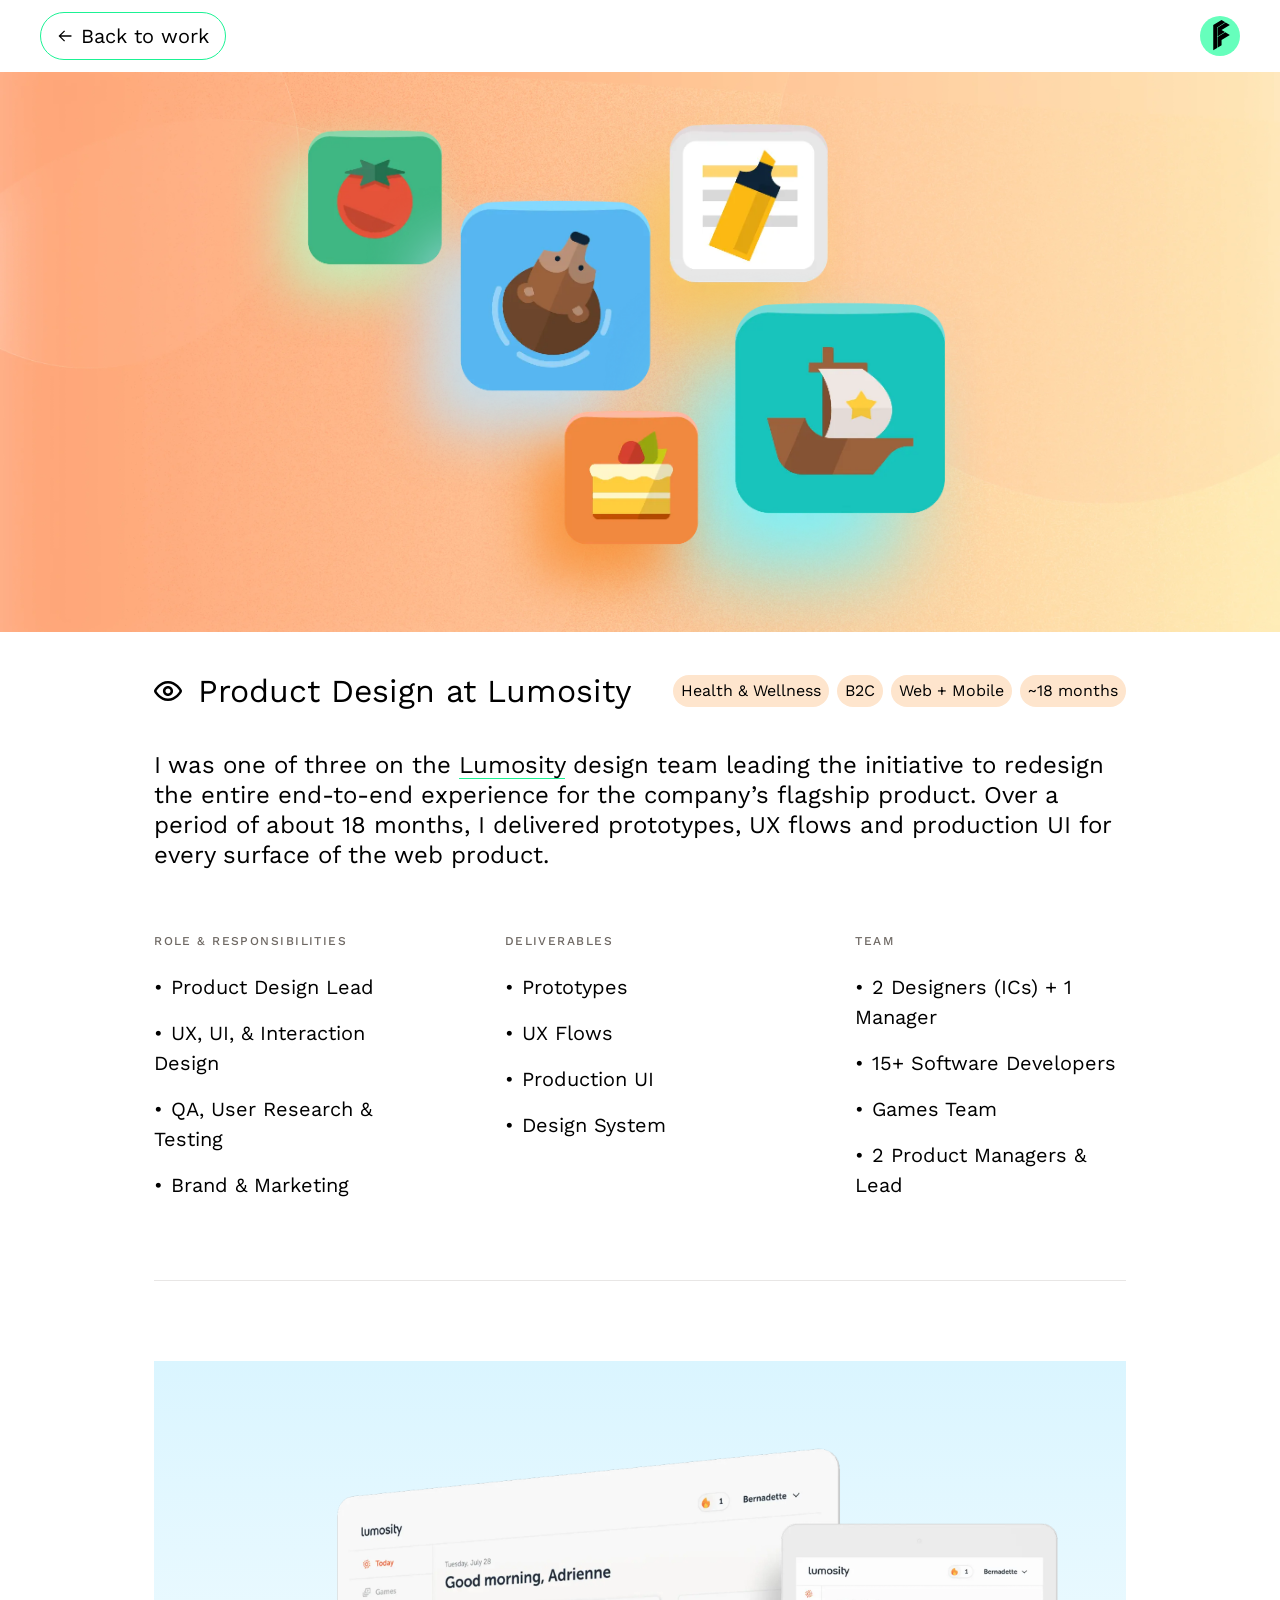
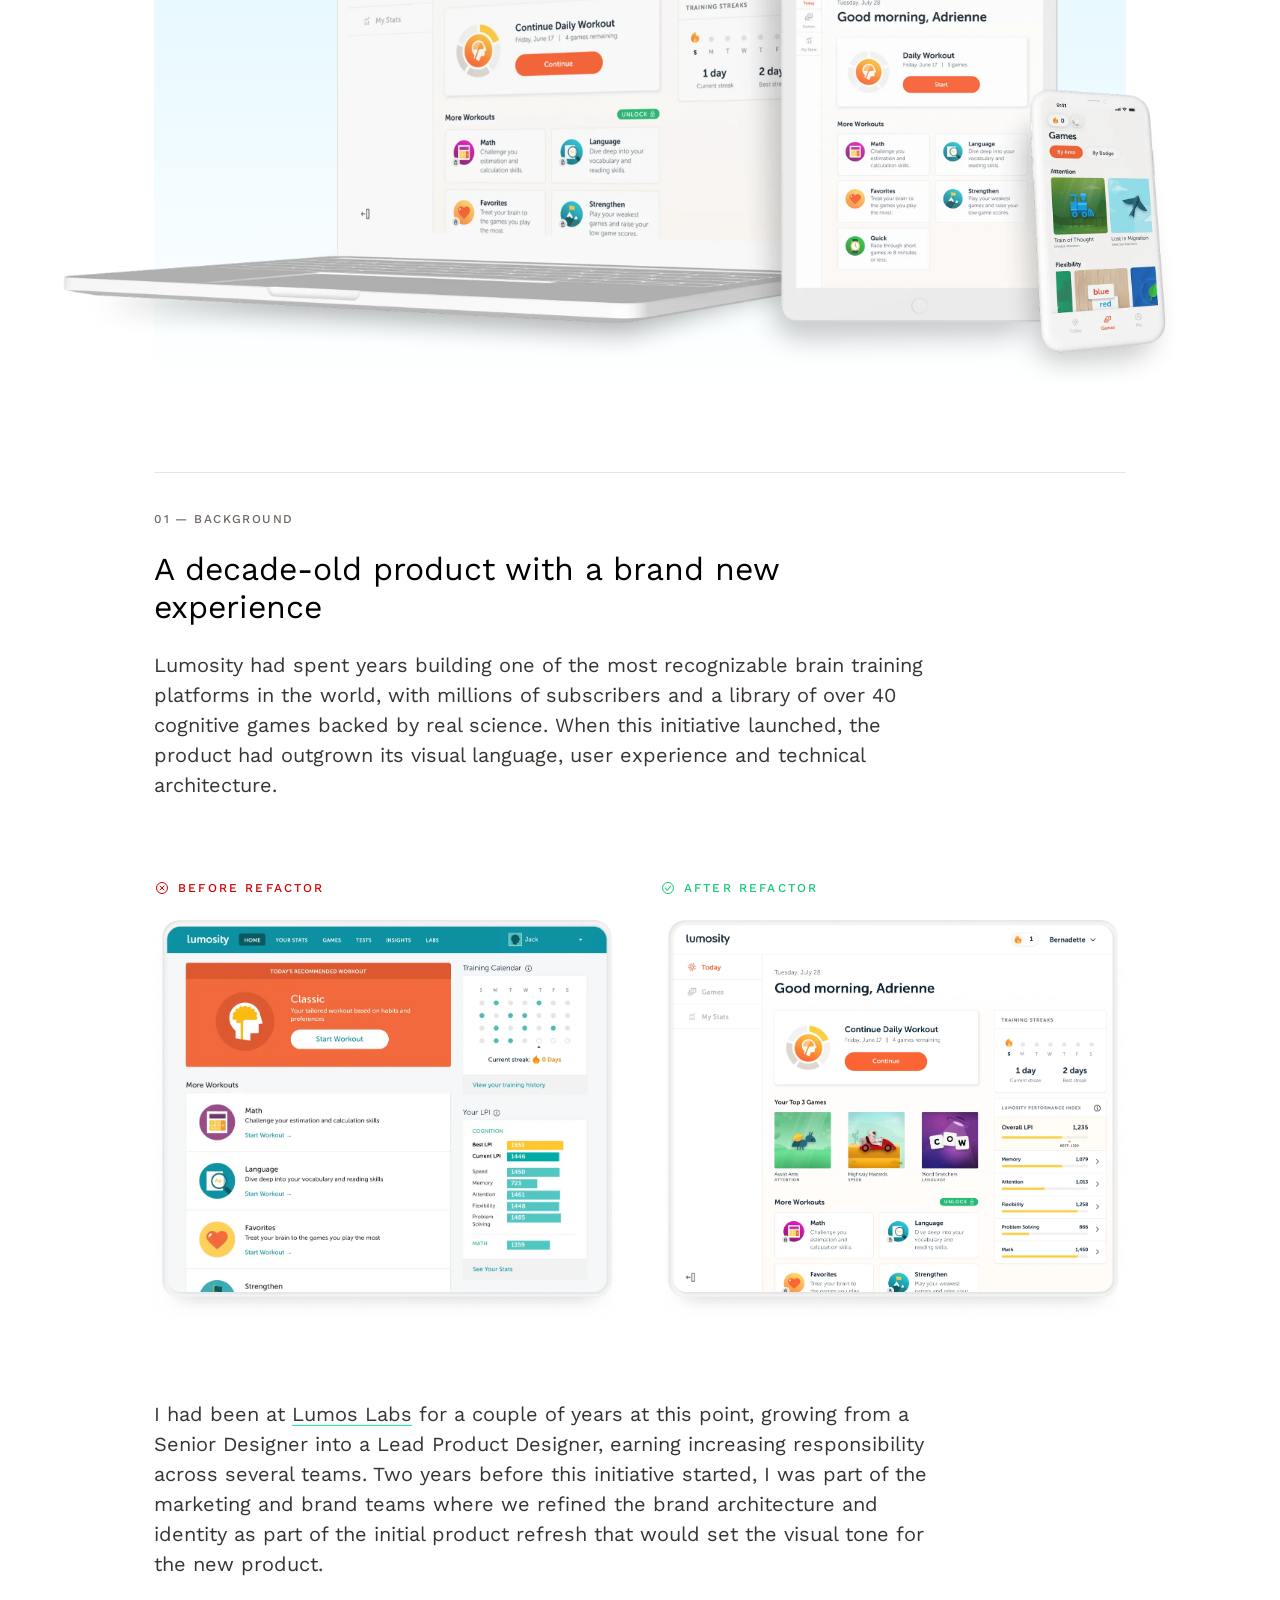
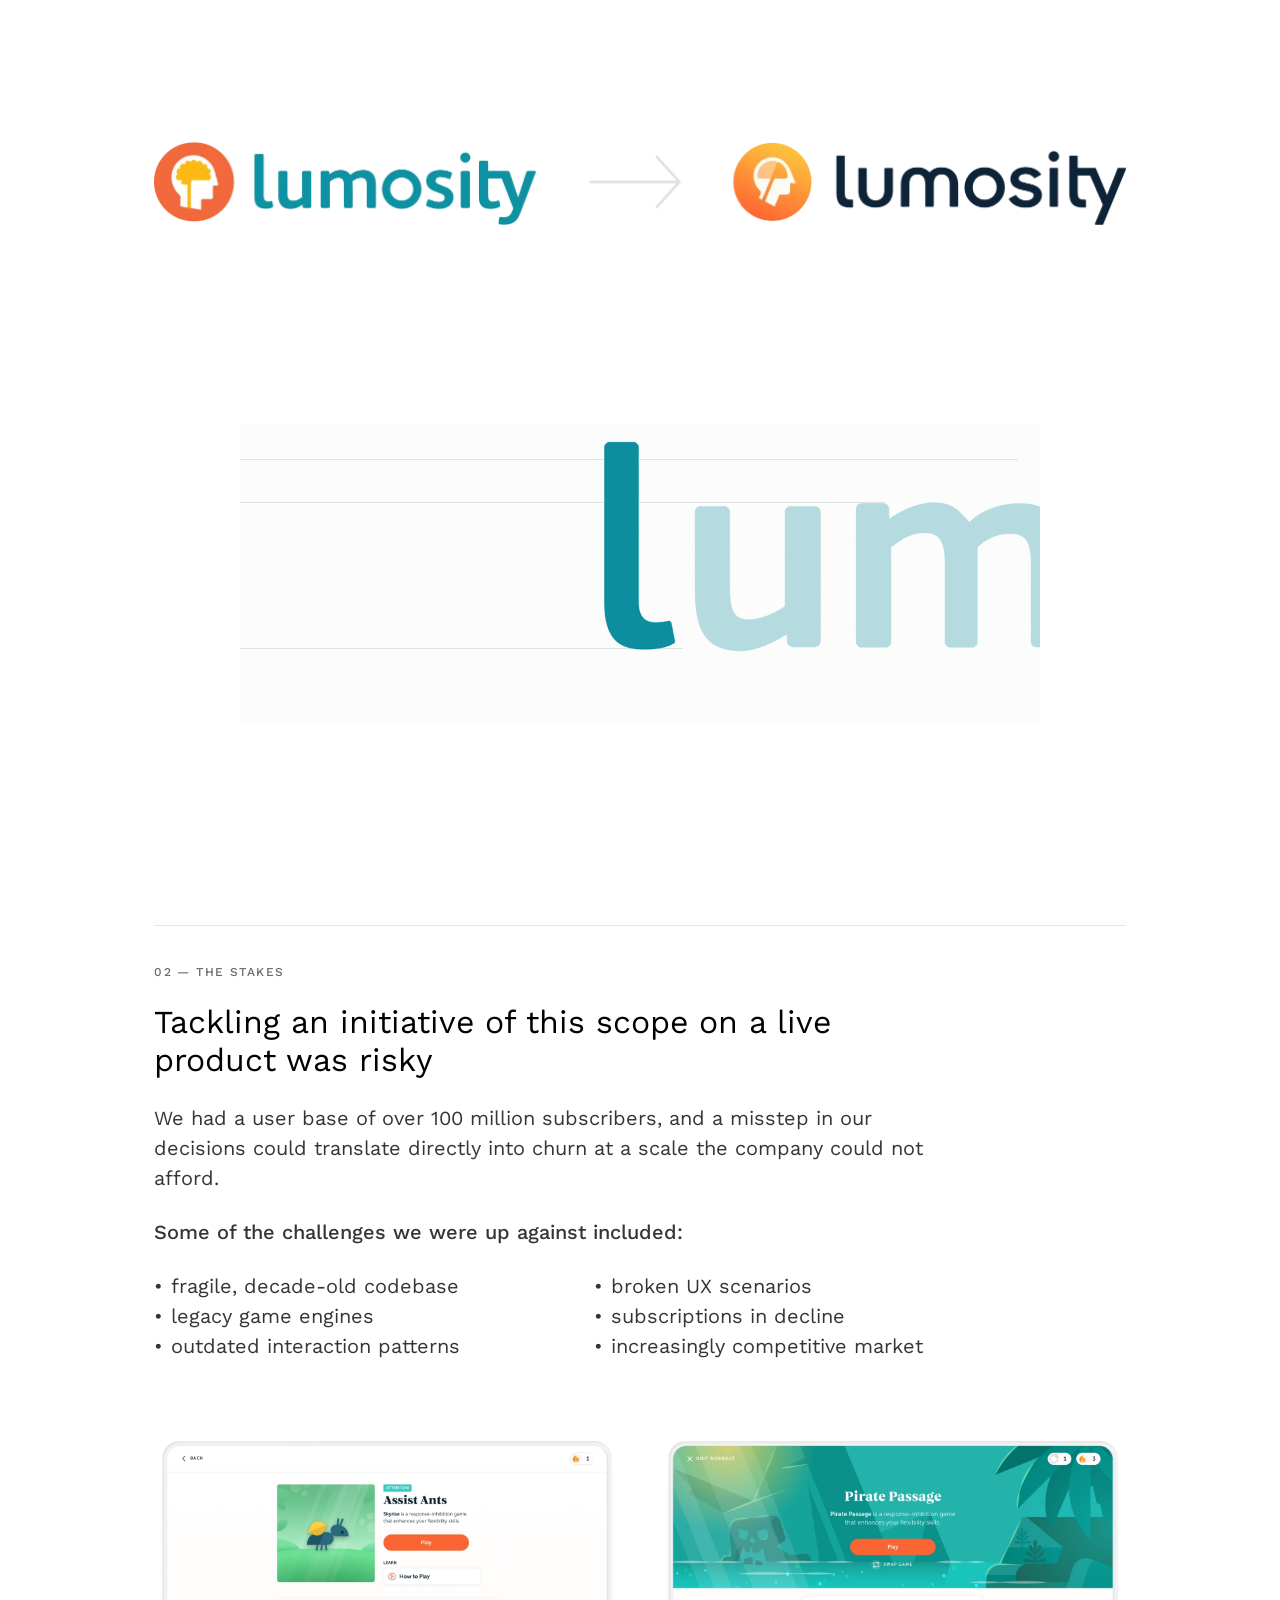
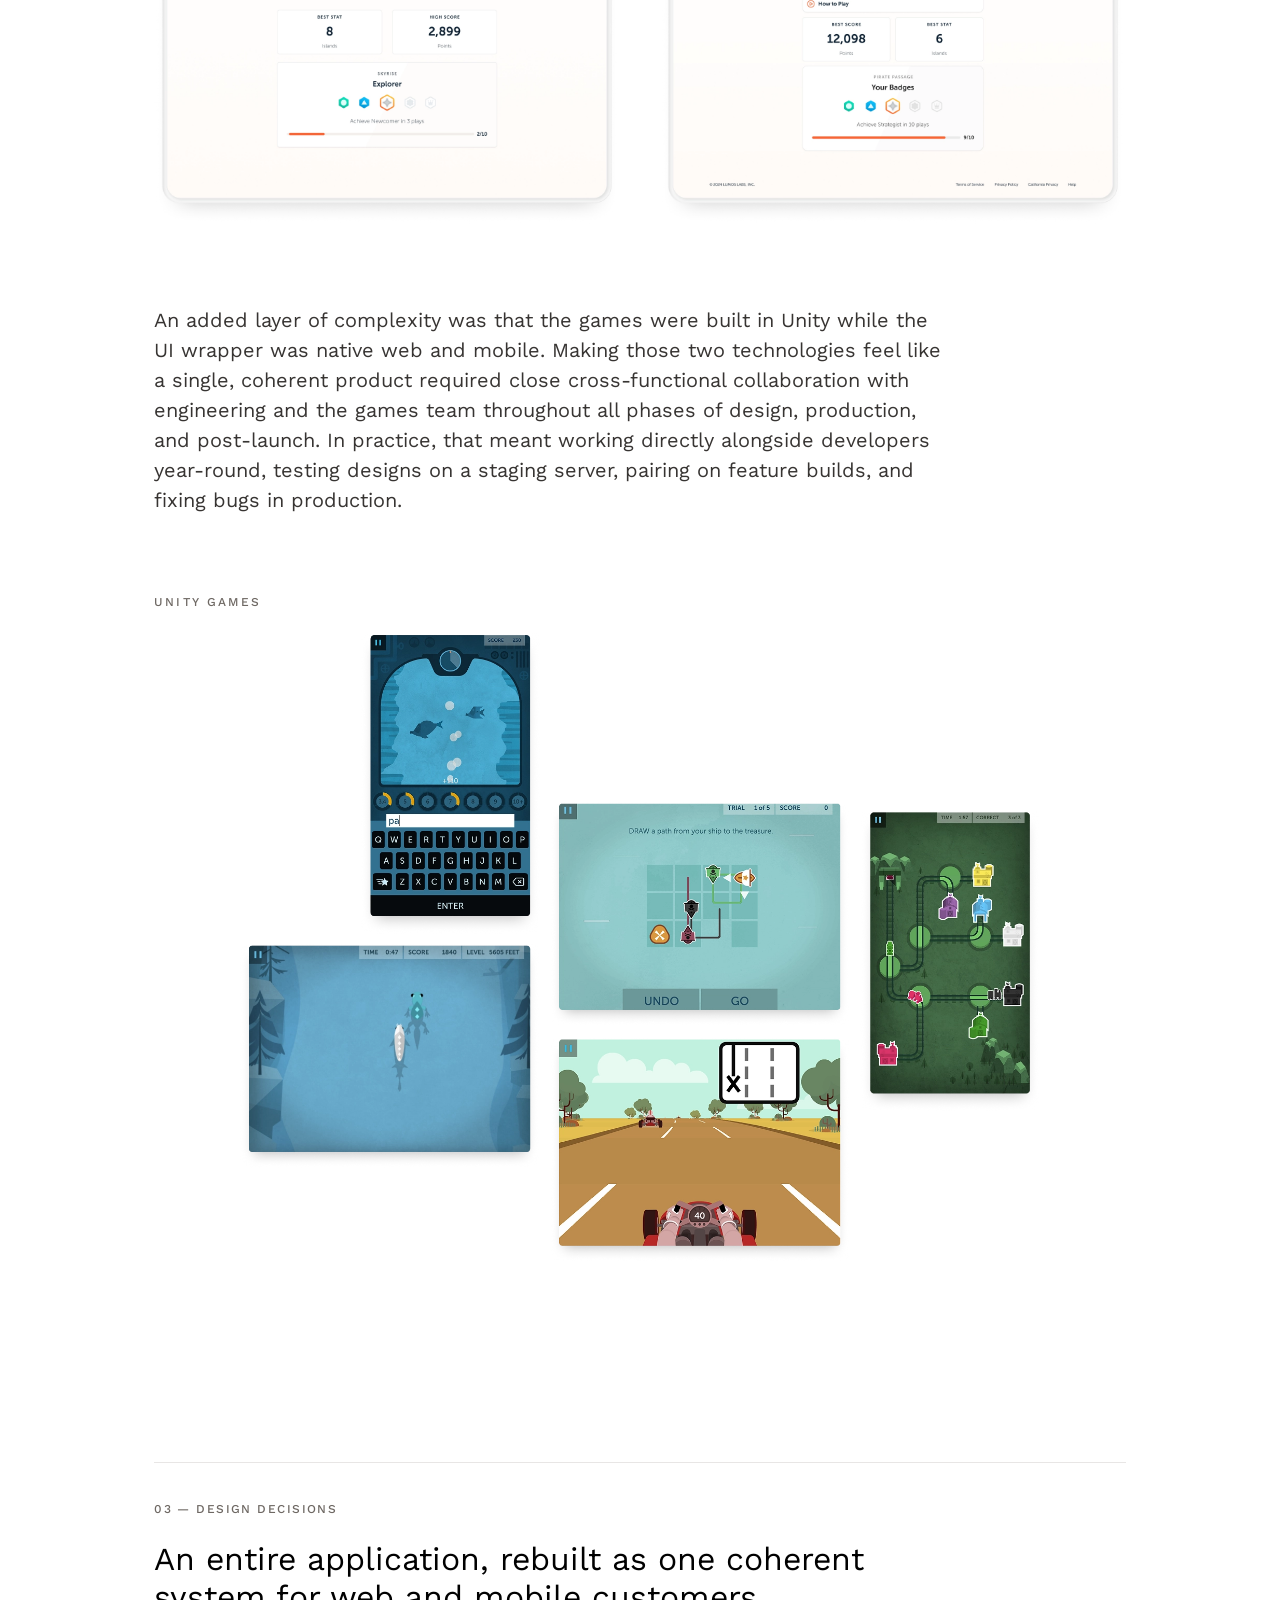
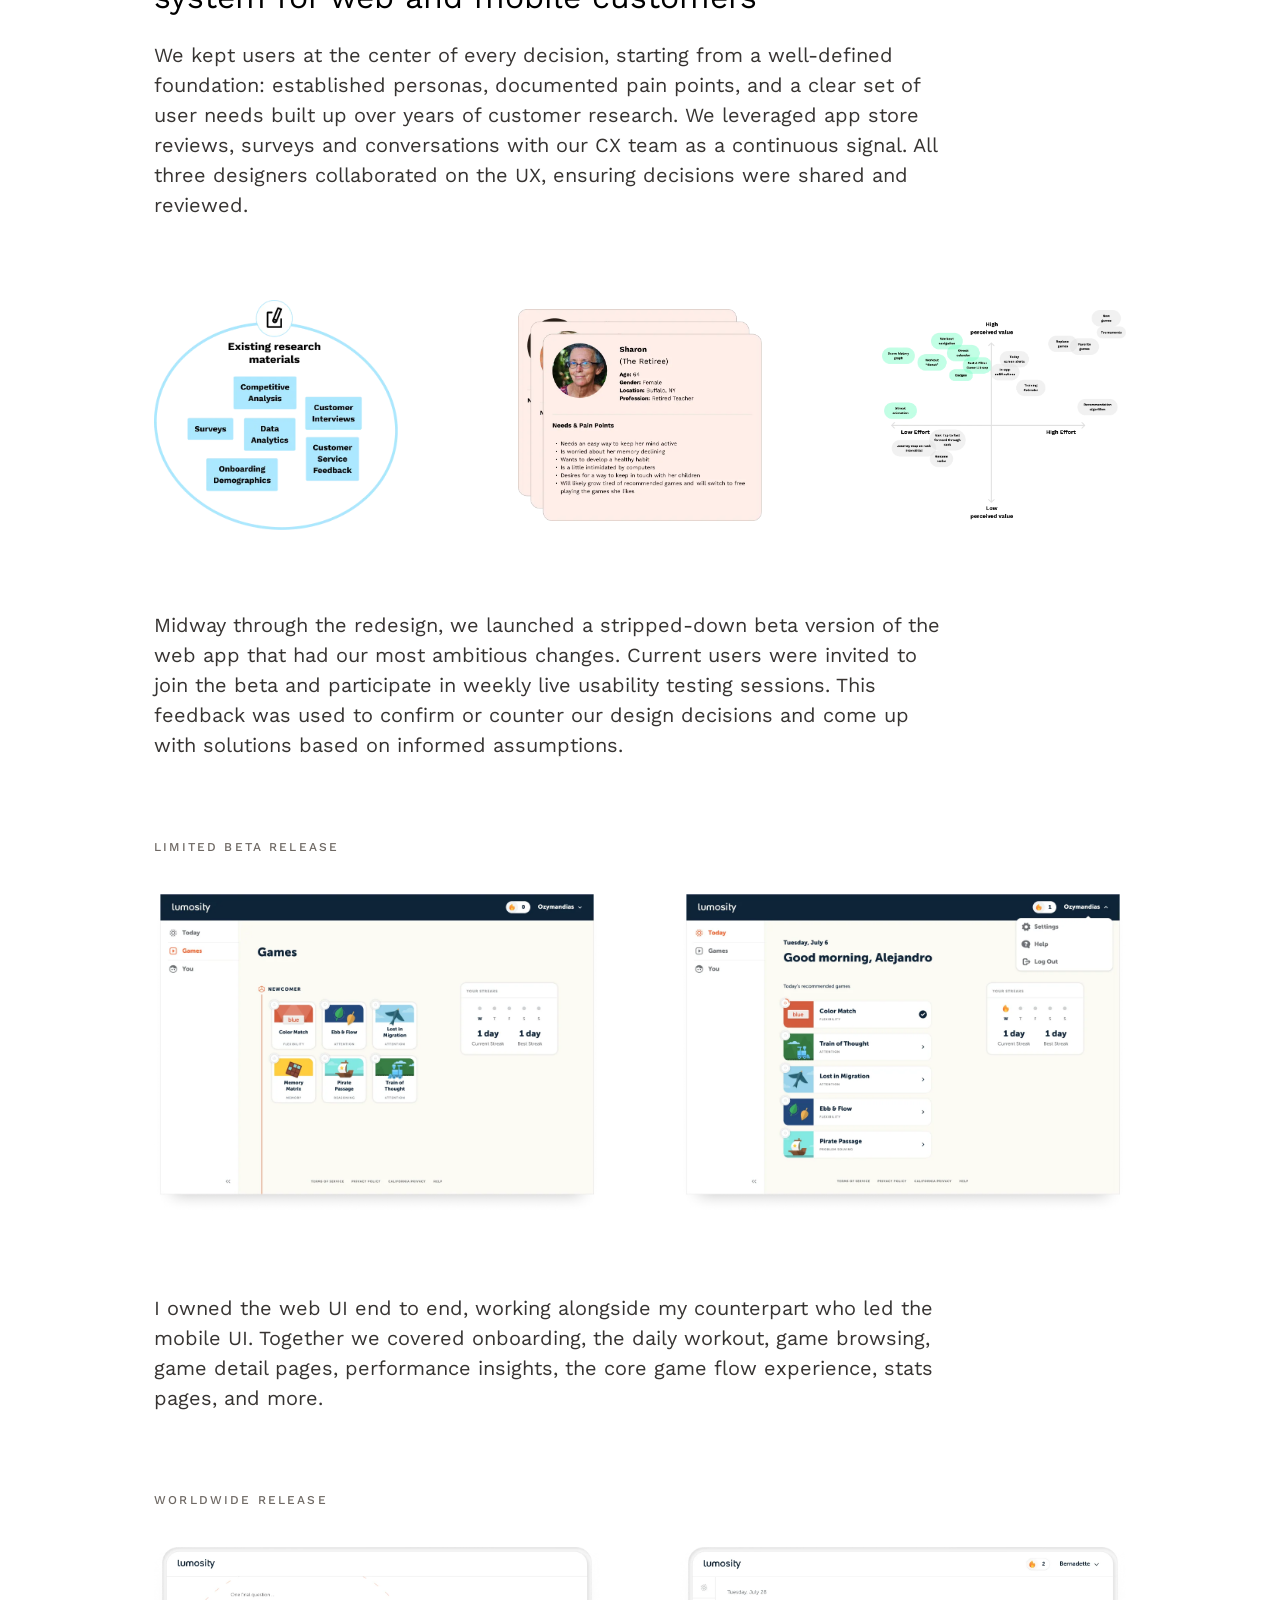
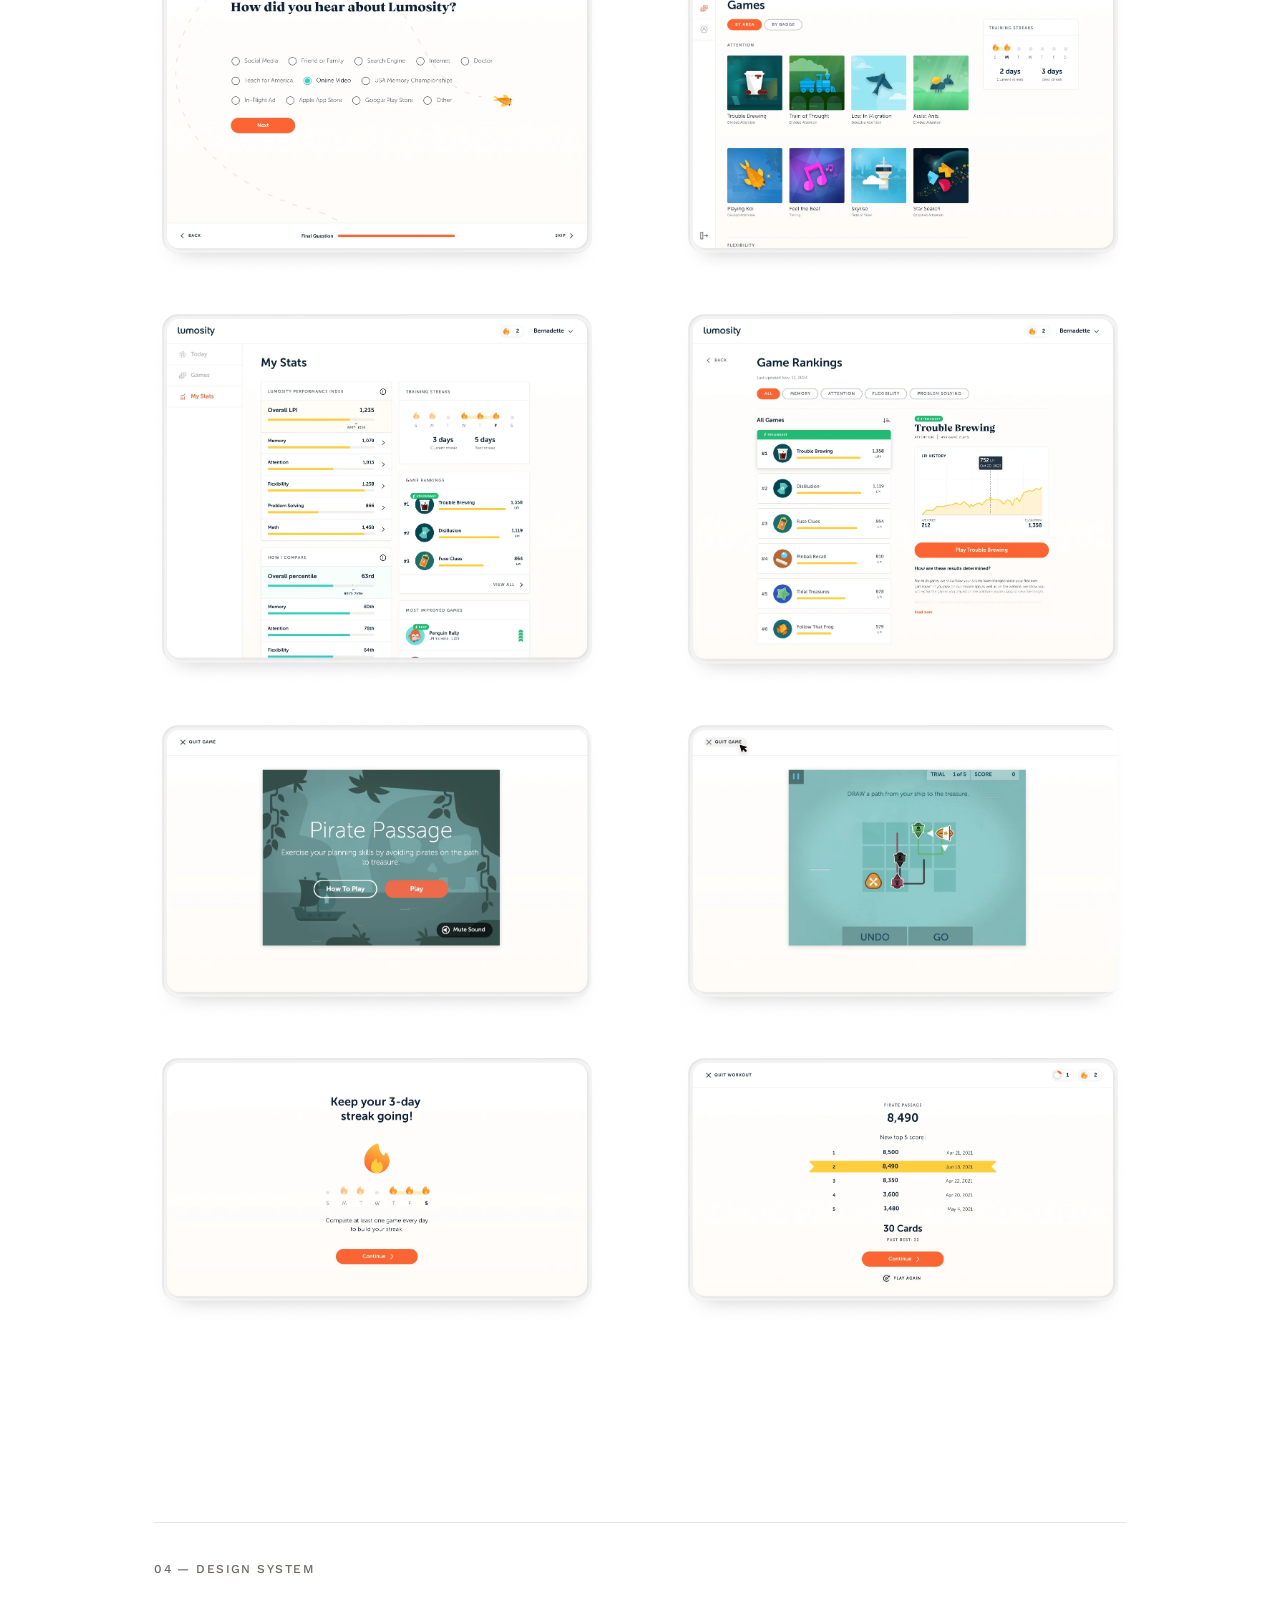
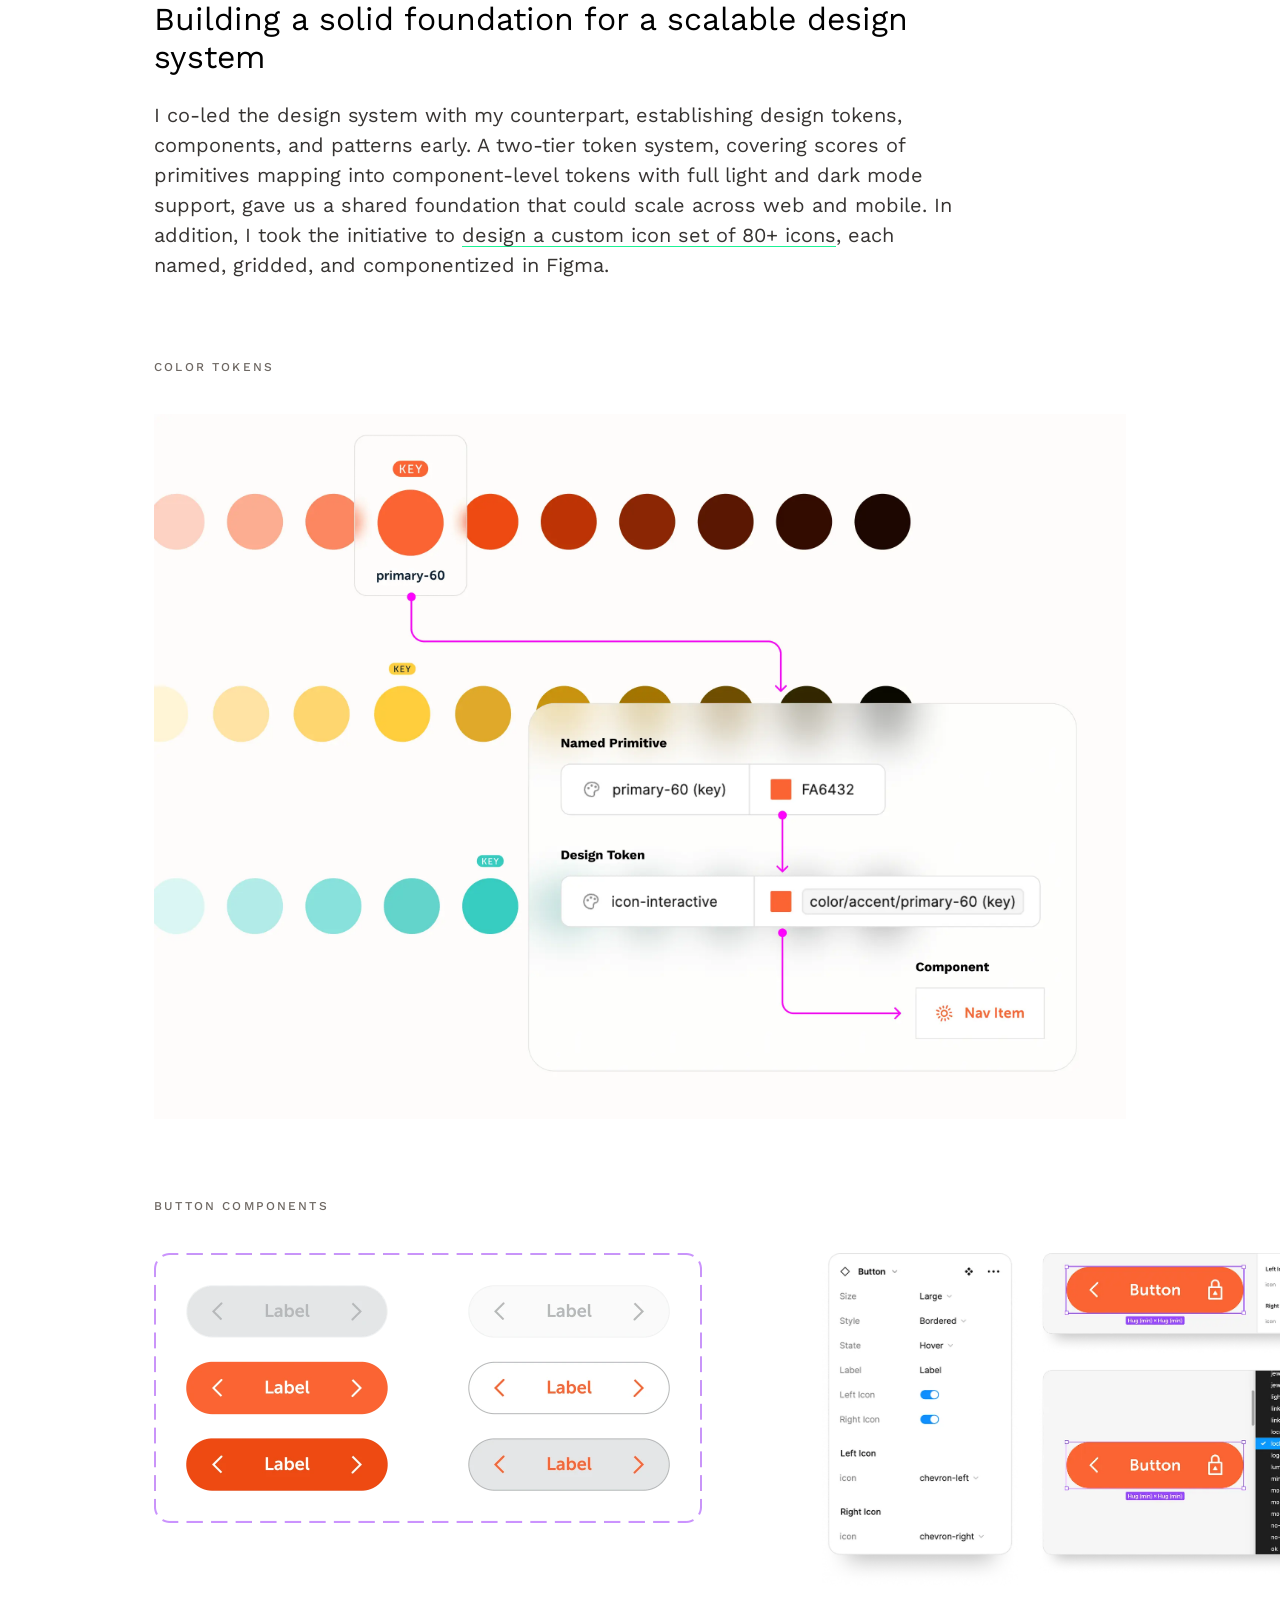
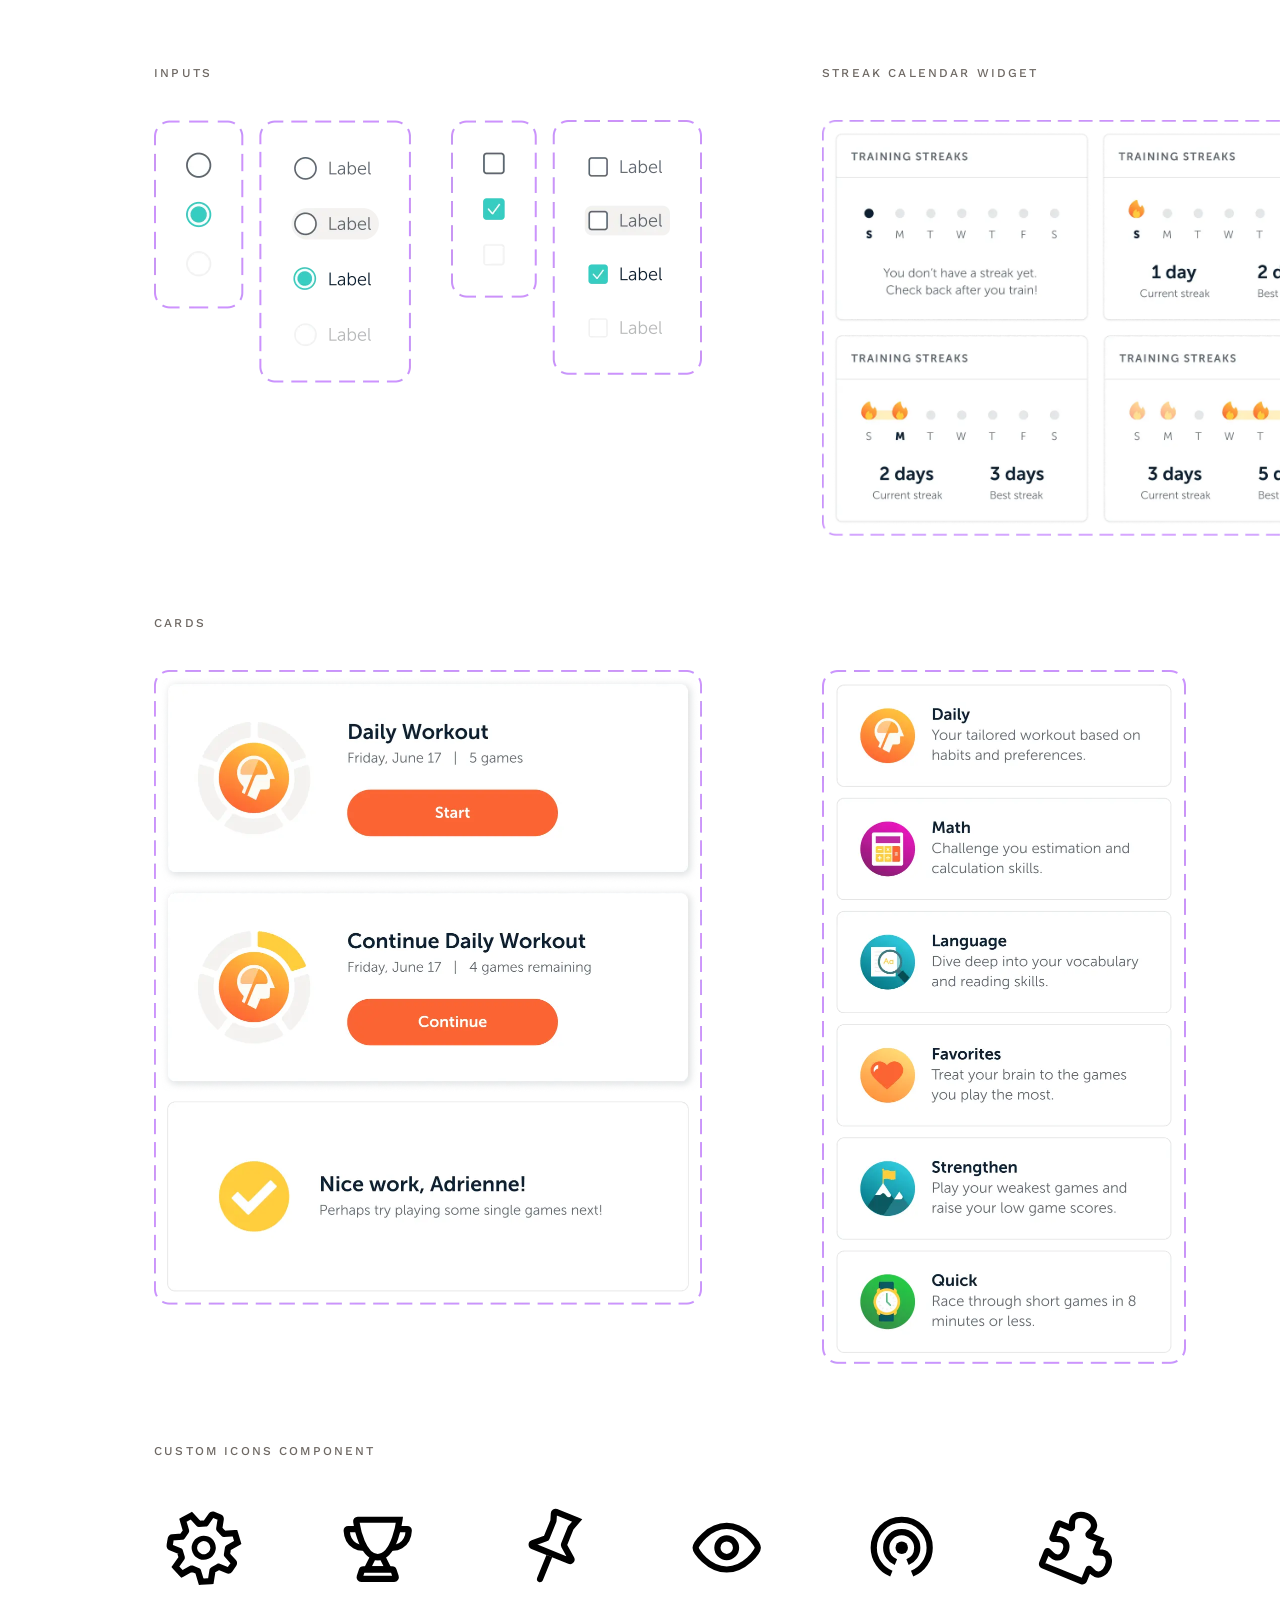
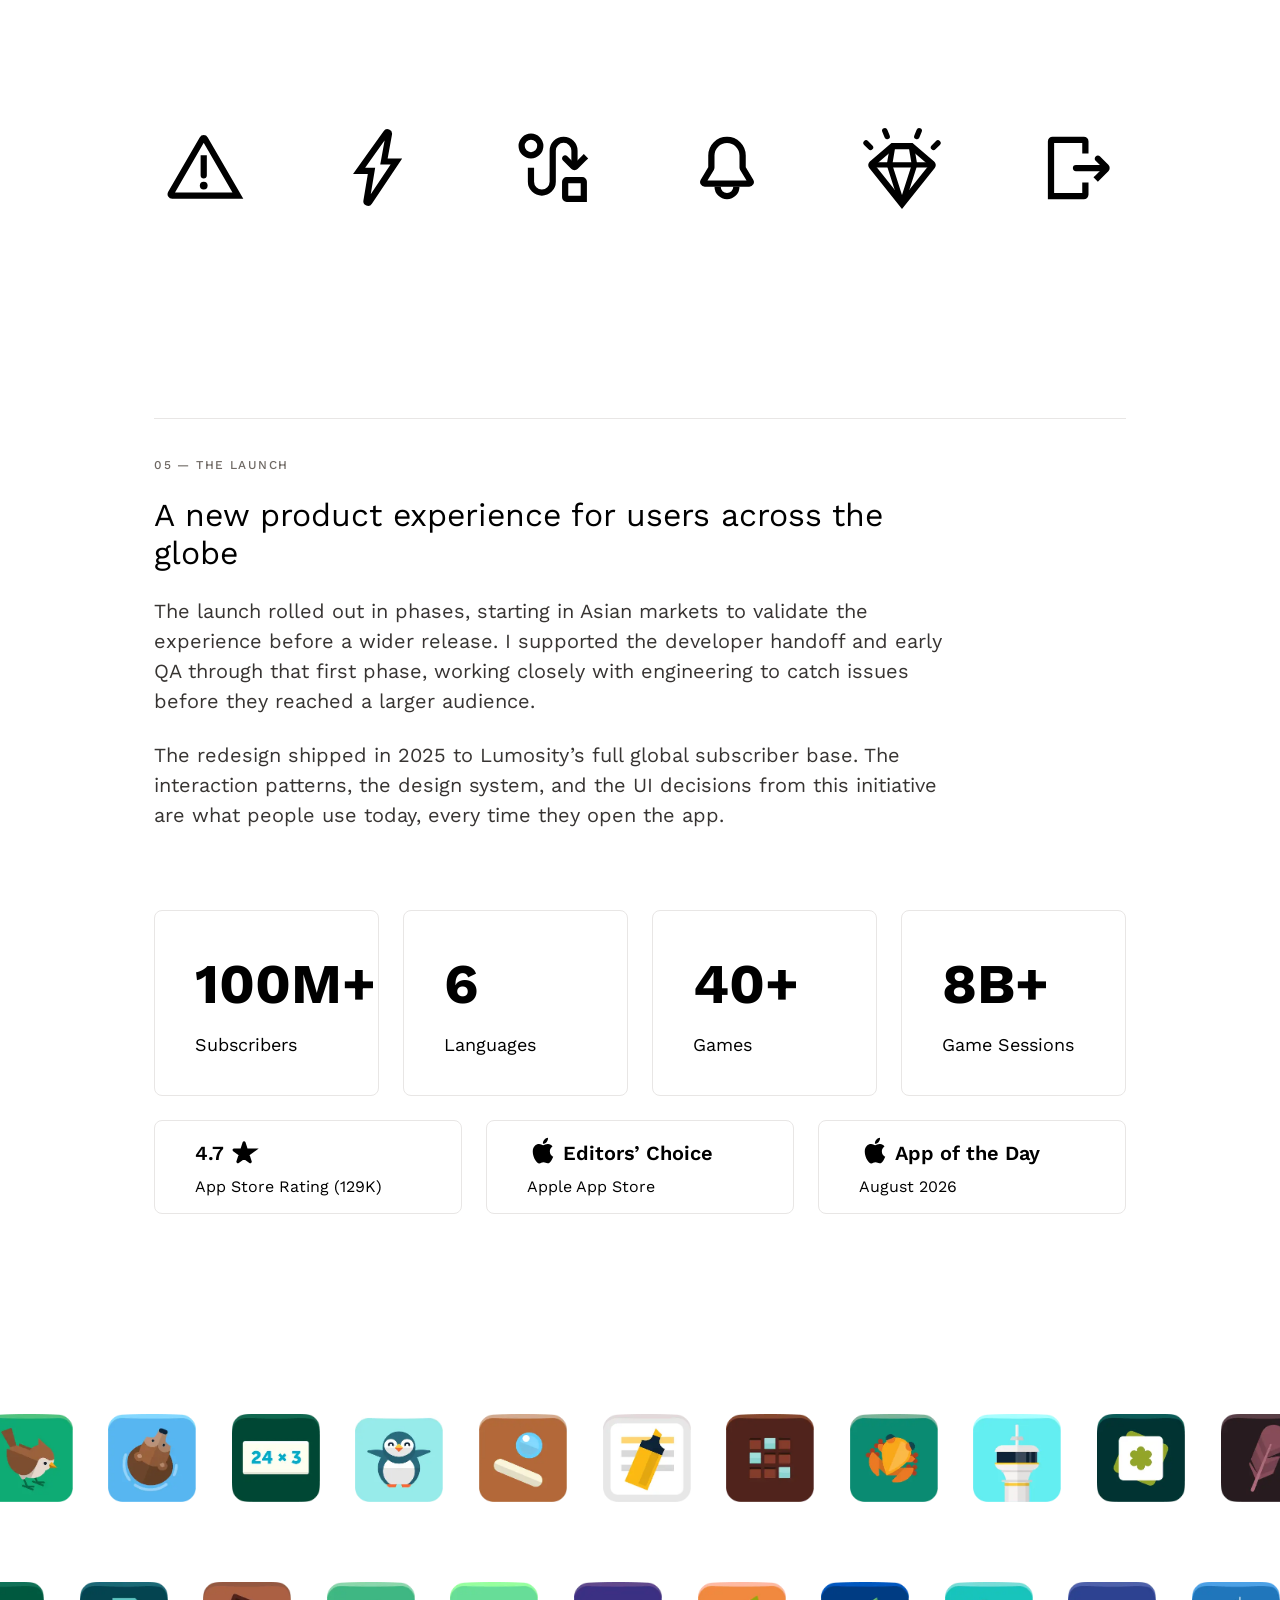
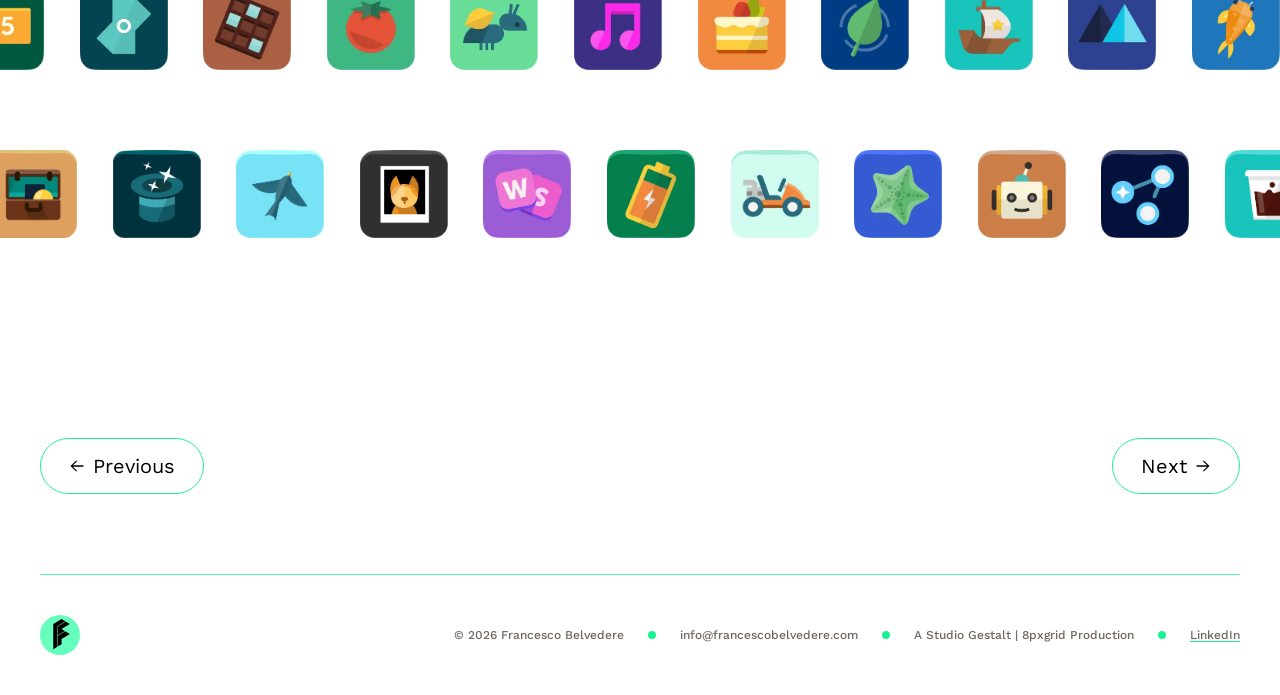
<file: work/lumosity.html>
<!DOCTYPE html>
<html lang="en">
<head>
  <meta charset="UTF-8">
  <meta name="viewport" content="width=device-width, initial-scale=1.0">
  <script>
    if (!window.matchMedia("(prefers-reduced-motion: reduce)").matches) {
      document.documentElement.classList.add("is-page-entering");
    }
  </script>
  <title>Lumosity</title>
  <link rel="icon" href="../assets/logos/hexlogo-A.svg" type="image/svg+xml">
  <link rel="preload" href="../fonts/Work_Sans/WorkSans-VariableFont_wght.ttf" as="font" type="font/ttf" crossorigin>
  <!-- Hero bg is a CSS background-image, so the browser can't find it until project-detail.css parses. Preload it here to start the download with the stylesheets. -->
  <link rel="preload" href="../assets/projects/lumosity/hero-bg.webp" as="image" type="image/webp" fetchpriority="high">
  <link rel="stylesheet" href="../css/tokens/primitives.css">
  <link rel="stylesheet" href="../css/tokens/responsive.css">
  <link rel="stylesheet" href="../css/fonts.css">
  <link rel="stylesheet" href="../css/reset.css">
  <link rel="stylesheet" href="../css/styles.css">
  <link rel="stylesheet" href="../css/components/text-link.css">
  <link rel="stylesheet" href="../css/components/pill-button.css">
  <link rel="stylesheet" href="../css/sections/project-detail.css">
  <link rel="stylesheet" href="../css/sections/footer.css">
  <script src="../js/page-transition.js" defer></script>
  <script src="../js/smooth-scroll.js" defer></script>
  <script src="../js/project-detail-nav.js" defer></script>
</head>
<body class="site project-detail-page project-lumosity" data-project-slug="lumosity">
  <header class="project-detail-top-nav">
    <div class="project-detail-shell project-detail-shell-wide">
      <nav class="project-detail-top-nav-inner" aria-label="Project navigation">
        <a class="project-detail-back-link" href="../index.html#work">
          <img class="project-detail-back-link-icon" src="../assets/icons/cta-arrow-left.svg" alt="" aria-hidden="true">
          <span>Back to work</span>
        </a>
        <a class="project-detail-nameplate" href="../index.html" aria-label="Home">
          <img class="project-detail-nameplate-logo" src="../assets/logos/hexlogo-A.svg" alt="" width="40" height="40" aria-hidden="true">
        </a>
      </nav>
    </div>
  </header>

  <main>
    <section class="project-hero" aria-hidden="true">
      <div class="project-hero-bg" aria-hidden="true"></div>
      <div class="project-hero-image">
        <div class="project-lumosity-hero-cluster">
          <img class="project-lumosity-hero-icon project-lumosity-hero-icon--tomato" src="../assets/projects/lumosity/hero-tomato.webp" alt="" width="559" height="559" decoding="async">
          <img class="project-lumosity-hero-icon project-lumosity-hero-icon--bear" src="../assets/projects/lumosity/hero-bear.webp" alt="" width="699" height="699" decoding="async">
          <img class="project-lumosity-hero-icon project-lumosity-hero-icon--highlighter" src="../assets/projects/lumosity/hero-highlighter.webp" alt="" width="661" height="661" decoding="async">
          <img class="project-lumosity-hero-icon project-lumosity-hero-icon--cake" src="../assets/projects/lumosity/hero-cake.webp" alt="" width="543" height="543" decoding="async">
          <img class="project-lumosity-hero-icon project-lumosity-hero-icon--ship" src="../assets/projects/lumosity/hero-ship.webp" alt="" width="879" height="879" decoding="async">
        </div>
      </div>
    </section>

    <!-- Intro v2: title bar + body + topline + feature placeholder (hero unchanged) -->
    <section class="project-intro project-intro--v2" id="project-intro" aria-label="Project overview">
      <div class="project-intro-inner">
        <div class="project-intro-title-bar">
          <div class="project-intro-name">
            <img
              class="project-intro-title-icon"
              src="../assets/icons/viewmore-icon-a.svg"
              alt=""
              width="28"
              height="20"
              aria-hidden="true"
            >
            <h1 class="project-intro-title project-content-heading" id="project-title">Product Design at Lumosity</h1>
          </div>
          <div class="project-hero-tags" aria-label="Project metadata">
            <span class="project-hero-tag">Health &amp; Wellness</span>
            <span class="project-hero-tag">B2C</span>
            <span class="project-hero-tag">Web + Mobile</span>
            <span class="project-hero-tag">~18 months</span>
          </div>
        </div>

        <p class="project-intro-body">
          I was one of three on the <a class="text-link" href="https://app.lumosity.com/" target="_blank" rel="noopener noreferrer">Lumosity</a> design team leading the initiative to redesign the entire end-to-end experience for the company’s flagship product. Over a period of about 18 months, I delivered prototypes, UX flows and production UI for every surface of the web product.
        </p>

        <div class="project-intro-overview" aria-label="Project topline">
          <div class="project-intro-overview-col">
            <p class="project-intro-overview-label">Role &amp; Responsibilities</p>
            <ul class="project-intro-overview-list">
              <li>Product Design Lead</li>
              <li>UX, UI, &amp; Interaction Design</li>
              <li>QA, User Research &amp; Testing</li>
              <li>Brand &amp; Marketing</li>
            </ul>
          </div>
          <div class="project-intro-overview-col">
            <p class="project-intro-overview-label">deliverables</p>
            <ul class="project-intro-overview-list">
              <li>Prototypes</li>
              <li>UX Flows</li>
              <li>Production UI</li>
              <li>Design System</li>
            </ul>
          </div>
          <div class="project-intro-overview-col">
            <p class="project-intro-overview-label">team</p>
            <ul class="project-intro-overview-list">
              <li>2 Designers (ICs) + 1 Manager</li>
              <li>15+ Software Developers</li>
              <li>Games Team</li>
              <li>2 Product Managers &amp; Lead</li>
            </ul>
          </div>
        </div>

        <!-- Intro feature: CSS blue fade plate + device composite (hangs left past content) -->
        <div class="project-intro-feature project-lumosity-intro-feature">
          <div class="project-lumosity-intro-feature-stage">
            <div class="project-lumosity-intro-feature-bg" aria-hidden="true"></div>
            <img
              class="project-lumosity-intro-feature-fg"
              src="../assets/projects/lumosity/intro-feature-fg-v2@2x.webp"
              srcset="../assets/projects/lumosity/intro-feature-fg-v2@2x.webp 2x"
              alt=""
              width="1583"
              height="760"
              decoding="async"
            >
          </div>
        </div>
      </div>
    </section>

    <section class="project-story-grid project-lumosity-s01" aria-labelledby="challenge-heading">
      <div class="project-story-grid-text">
        <p class="project-section-label">01 — BACKGROUND</p>
        <h2 id="challenge-heading" class="project-content-heading">A decade-old product with a brand new experience</h2>
        <p class="project-content-body">
          Lumosity had spent years building one of the most recognizable brain training platforms in the world, with millions of subscribers and a library of over 40 cognitive games backed by real science. When this initiative launched, the product had outgrown its visual language, user experience and technical architecture.  
        </p>
      </div>
      <!-- Section 01a: before/after product screens (600px each, flush to container edges) -->
      <div class="project-story-grid-gallery project-lumosity-s01-gallery">
        <div class="project-lumosity-s01-pair">
          <div class="project-lumosity-icons-s01-caption project-lumosity-icons-s01-caption--before">
            <svg class="project-lumosity-icons-s01-caption-icon" width="16" height="16" viewBox="0 0 16 16" fill="none" xmlns="http://www.w3.org/2000/svg" aria-hidden="true">
              <circle cx="8" cy="8" r="5.5" stroke="currentColor"/>
              <path d="M6 6L10 10" stroke="currentColor" stroke-linecap="round"/>
              <path d="M6 10L10 5.99999" stroke="currentColor" stroke-linecap="square"/>
            </svg>
            <span class="project-lumosity-icons-s01-caption-text">Before Refactor</span>
          </div>
          <img
            src="../assets/projects/lumosity/section-01-A.webp"
            alt=""
            width="600"
            height="515"
            decoding="async"
          >
        </div>
        <div class="project-lumosity-s01-pair">
          <div class="project-lumosity-icons-s01-caption project-lumosity-icons-s01-caption--after">
            <svg class="project-lumosity-icons-s01-caption-icon" width="16" height="16" viewBox="0 0 16 16" fill="none" xmlns="http://www.w3.org/2000/svg" aria-hidden="true">
              <circle cx="8" cy="8" r="5.5" stroke="currentColor"/>
              <path d="M5.64046 7.68763C5.46796 7.472 5.15331 7.43704 4.93768 7.60954C4.72205 7.78204 4.68708 8.09669 4.85959 8.31232L5.25002 7.99998L5.64046 7.68763ZM11.1447 6.30697L11.4516 5.91229L10.6623 5.29835L10.3553 5.69303L10.75 6L11.1447 6.30697ZM7.05203 10.2525L6.66159 10.5649L7.05203 10.2525ZM5.25002 7.99998L4.85959 8.31232L6.66159 10.5649L7.05203 10.2525L7.44246 9.94017L5.64046 7.68763L5.25002 7.99998ZM7.44458 10.2498L7.83926 10.5568L11.1447 6.30697L10.75 6L10.3553 5.69303L7.04991 9.94286L7.44458 10.2498ZM7.05203 10.2525L6.66159 10.5649C6.96447 10.9435 7.54159 10.9395 7.83926 10.5568L7.44458 10.2498L7.04991 9.94286C7.14913 9.81529 7.3415 9.81397 7.44246 9.94017L7.05203 10.2525Z" fill="currentColor"/>
            </svg>
            <span class="project-lumosity-icons-s01-caption-text">After Refactor</span>
          </div>
          <img
            src="../assets/projects/lumosity/section-01-B.webp"
            alt=""
            width="600"
            height="515"
            decoding="async"
          >
        </div>
      </div>
      <div class="project-story-grid-text">
        <p class="project-content-body">
          I had been at <a class="text-link" href="https://www.lumoslabs.com/" target="_blank" rel="noopener noreferrer">Lumos Labs</a> for a couple of years at this point, growing from a Senior Designer into a Lead Product Designer, earning increasing responsibility across several teams. Two years before this initiative started, I was part of the marketing and brand teams where we refined the brand architecture and identity as part of the initial product refresh that would set the visual tone for the new product.  
        </p>
      </div>
      <!-- Section 01b: logo evolution row + type detail GIF -->
      <div class="project-story-grid-gallery project-lumosity-s01-brand" aria-label="Brand refresh visuals">
        <img
          class="project-lumosity-s01-brand-logos"
          src="../assets/projects/lumosity/section-01-C.webp"
          alt=""
          width="978"
          height="87"
          decoding="async"
        >
        <img
          class="project-lumosity-s01-brand-type"
          src="../assets/projects/lumosity/section-01-D.gif"
          alt=""
          width="1200"
          height="450"
          decoding="async"
        >
      </div>
    </section>

    <section class="project-story-grid project-lumosity-s02" aria-labelledby="process-heading">
      <div class="project-story-grid-text">
        <p class="project-section-label">02 — THE STAKES</p>
        <h2 id="process-heading" class="project-content-heading">Tackling an initiative of this scope on a live product was risky</h2>
        <p class="project-content-body">
          We had a user base of over 100 million subscribers, and a misstep in our decisions could translate directly into churn at a scale the company could not afford.
        </p>
        <p class="project-content-body project-content-body--medium">Some of the challenges we were up against included:</p>
        <ul class="project-lumosity-s02-challenges">
          <li>fragile, decade-old codebase</li>
          <li>legacy game engines</li>
          <li>outdated interaction patterns</li>
          <li>broken UX scenarios</li>
          <li>subscriptions in decline</li>
          <li>increasingly competitive market</li>
        </ul>
      </div>
      <!-- Section 02: game UI pair between challenges and Unity paragraph -->
      <div class="project-story-grid-gallery project-lumosity-s02-gallery">
        <img
          src="../assets/projects/lumosity/section-02-A.webp"
          alt=""
          width="664"
          height="547"
          decoding="async"
        >
        <img
          src="../assets/projects/lumosity/section-02-B.webp"
          alt=""
          width="664"
          height="547"
          decoding="async"
        >
      </div>
      <div class="project-story-grid-text">
        <p class="project-content-body">
          An added layer of complexity was that the games were built in Unity while the UI wrapper was native web and mobile. Making those two technologies feel like a single, coherent product required close cross-functional collaboration with engineering and the games team throughout all phases of design, production, and post-launch. In practice, that meant working directly alongside developers year-round, testing designs on a staging server, pairing on feature builds, and fixing bugs in production.
        </p>
      </div>
      <!-- Section 02: caption flush to inner left; collage stays centered (~800px) -->
      <div class="project-story-grid-gallery project-lumosity-s02-collage">
        <p class="project-lumosity-media-caption">Unity Games</p>
        <div class="project-lumosity-s02-collage-stack">
          <img
            src="../assets/projects/lumosity/section-02-C.webp"
            alt=""
            width="800"
            height="629"
            decoding="async"
          >
        </div>
      </div>
    </section>

    <section class="project-story-grid project-lumosity-s03" aria-labelledby="solution-heading">
      <div class="project-story-grid-text">
        <p class="project-section-label">03 — DESIGN DECISIONS</p>
        <h2 id="solution-heading" class="project-content-heading">An entire application, rebuilt as one coherent system for web and mobile customers</h2>
        <p class="project-content-body">
          We kept users at the center of every decision, starting from a well-defined foundation: established personas, documented pain points, and a clear set of user needs built up over years of customer research. We leveraged app store reviews, surveys and conversations with our CX team as a continuous signal. All three designers collaborated on the UX, ensuring decisions were shared and reviewed.
        </p>
      </div>
      <!-- Section 03: research / persona / prioritization — equal spacing, flush to container edges -->
      <div class="project-story-grid-gallery project-lumosity-s03-gallery" aria-label="Research materials, personas, and prioritization">
        <img
          src="../assets/projects/lumosity/section-03-A.webp"
          alt=""
          width="322"
          height="303"
          decoding="async"
        >
        <img
          src="../assets/projects/lumosity/section-03-B.webp"
          alt=""
          width="368"
          height="320"
          decoding="async"
        >
        <img
          src="../assets/projects/lumosity/section-03-C.webp"
          alt=""
          width="369"
          height="319"
          decoding="async"
        >
      </div>
      <div class="project-story-grid-text">
        <p class="project-content-body">
          Midway through the redesign, we launched a stripped-down beta version of the web app that had our most ambitious changes. Current users were invited to join the beta and participate in weekly live usability testing sessions. This feedback was used to confirm or counter our design decisions and come up with solutions based on informed assumptions.
        </p>
      </div>
      <!-- Section 03: beta product screens — caption flush left, pair flush to edges -->
      <div class="project-story-grid-gallery project-lumosity-s03-screens">
        <p class="project-lumosity-media-caption">Limited Beta Release</p>
        <img
          src="../assets/projects/lumosity/section-03-D.webp"
          alt=""
          width="576"
          height="412"
          decoding="async"
        >
        <img
          src="../assets/projects/lumosity/section-03-E.webp"
          alt=""
          width="576"
          height="412"
          decoding="async"
        >
      </div>
      <div class="project-story-grid-text">
        <p class="project-content-body">
          I owned the web UI end to end, working alongside my counterpart who led the mobile UI. Together we covered onboarding, the daily workout, game browsing, game detail pages, performance insights, the core game flow experience, stats pages, and more.
        </p>
      </div>
      <!-- Section 03: product UI 2-col grid — 600px each, flush to container edges -->
      <div class="project-story-grid-gallery project-lumosity-s03-ui-grid" aria-label="Product UI surfaces">
        <p class="project-lumosity-media-caption">Worldwide Release</p>
        <img
          src="../assets/projects/lumosity/section-03-F.webp"
          alt=""
          width="600"
          height="441"
          decoding="async"
        >
        <img
          src="../assets/projects/lumosity/section-03-G.webp"
          alt=""
          width="600"
          height="440"
          decoding="async"
        >
        <img
          src="../assets/projects/lumosity/section-03-H.webp"
          alt=""
          width="600"
          height="498"
          decoding="async"
        >
        <img
          src="../assets/projects/lumosity/section-03-I.webp"
          alt=""
          width="600"
          height="499"
          decoding="async"
        >
        <img
          src="../assets/projects/lumosity/section-03-J.webp"
          alt=""
          width="600"
          height="394"
          decoding="async"
        >
        <img
          src="../assets/projects/lumosity/section-03-K.webp"
          alt=""
          width="600"
          height="394"
          decoding="async"
        >
        <img
          src="../assets/projects/lumosity/section-03-L.webp"
          alt=""
          width="600"
          height="355"
          decoding="async"
        >
        <img
          src="../assets/projects/lumosity/section-03-M.webp"
          alt=""
          width="600"
          height="355"
          decoding="async"
        >
      </div>
    </section>

    <section class="project-story-grid project-lumosity-s04" aria-labelledby="lumosity-s04-heading">
      <div class="project-story-grid-text">
        <p class="project-section-label">04 — DESIGN SYSTEM</p>
        <h2 id="lumosity-s04-heading" class="project-content-heading">Building a solid foundation for a scalable design system</h2>
        <p class="project-content-body">
          I co-led the design system with my counterpart, establishing design tokens, components, and patterns early. A two-tier token system, covering scores of primitives mapping into component-level tokens with full light and dark mode support, gave us a shared foundation that could scale across web and mobile. In addition, I took the initiative to <a class="text-link" href="lumosity-system-icons.html">design a custom icon set of 80+ icons</a>, each named, gridded, and componentized in Figma.
        </p>
      </div>
      <!-- Section 04: color tokens diagram — full inner-container width -->
      <div class="project-story-grid-gallery project-lumosity-s04-tokens">
        <p class="project-lumosity-media-caption">Color Tokens</p>
        <img
          src="../assets/projects/lumosity/section-04-A.webp"
          alt=""
          width="2624"
          height="1906"
          decoding="async"
        >
      </div>
      <!-- Section 04: button components — left-aligned pair, 120px gutter -->
      <div class="project-story-grid-gallery project-lumosity-s04-pair project-lumosity-s04-buttons">
        <p class="project-lumosity-media-caption">Button Components</p>
        <img
          src="../assets/projects/lumosity/section-04-B.webp"
          alt=""
          width="548"
          height="270"
          decoding="async"
        >
        <img
          src="../assets/projects/lumosity/section-04-C.webp"
          alt=""
          width="548"
          height="333"
          decoding="async"
        >
      </div>
      <!-- Section 04: inputs + streak widget — same 548px columns, caption per image -->
      <div class="project-story-grid-gallery project-lumosity-s04-pair">
        <div class="project-lumosity-s04-pair-col">
          <p class="project-lumosity-media-caption">Inputs</p>
          <img
            src="../assets/projects/lumosity/section-04-D.webp"
            alt=""
            width="548"
            height="263"
            decoding="async"
          >
        </div>
        <div class="project-lumosity-s04-pair-col">
          <p class="project-lumosity-media-caption">Streak Calendar Widget</p>
          <img
            src="../assets/projects/lumosity/section-04-E.webp"
            alt=""
            width="548"
            height="416"
            decoding="async"
          >
        </div>
      </div>
      <!-- Section 04: cards — F 548px, G 364px; same 120px gutter so right-col left edges align -->
      <div class="project-story-grid-gallery project-lumosity-s04-pair project-lumosity-s04-cards">
        <p class="project-lumosity-media-caption">Cards</p>
        <img
          src="../assets/projects/lumosity/section-04-F.webp"
          alt=""
          width="548"
          height="635"
          decoding="async"
        >
        <img
          class="project-lumosity-s04-img-narrow"
          src="../assets/projects/lumosity/section-04-G.webp"
          alt=""
          width="364"
          height="694"
          decoding="async"
        >
      </div>
      <!-- Section 04: custom icons — 6 per row, ~100px, space-between to inner edges -->
      <div class="project-story-grid-gallery project-lumosity-s04-icons">
        <p class="project-lumosity-media-caption">Custom Icons Component</p>
        <div class="project-lumosity-s04-icons-grid" aria-hidden="true">
          <img src="../assets/projects/lumosity/section-04-H01.svg" alt="" width="100" height="100">
          <img src="../assets/projects/lumosity/section-04-H02.svg" alt="" width="100" height="100">
          <img src="../assets/projects/lumosity/section-04-H03.svg" alt="" width="100" height="100">
          <img src="../assets/projects/lumosity/section-04-H04.svg" alt="" width="100" height="100">
          <img src="../assets/projects/lumosity/section-04-H05.svg" alt="" width="100" height="100">
          <img src="../assets/projects/lumosity/section-04-H06.svg" alt="" width="100" height="100">
          <img src="../assets/projects/lumosity/section-04-H07.svg" alt="" width="100" height="100">
          <img src="../assets/projects/lumosity/section-04-H08.svg" alt="" width="100" height="100">
          <img src="../assets/projects/lumosity/section-04-H09.svg" alt="" width="100" height="100">
          <img src="../assets/projects/lumosity/section-04-H10.svg" alt="" width="100" height="100">
          <img src="../assets/projects/lumosity/section-04-H11.svg" alt="" width="100" height="100">
          <img src="../assets/projects/lumosity/section-04-H12.svg" alt="" width="100" height="100">
        </div>
      </div>
    </section>

    <section class="project-story-grid project-lumosity-s05" aria-labelledby="lumosity-s05-heading">
      <div class="project-story-grid-text">
        <p class="project-section-label">05 — THE LAUNCH</p>
        <h2 id="lumosity-s05-heading" class="project-content-heading">A new product experience for users across the globe</h2>
        <p class="project-content-body">
          The launch rolled out in phases, starting in Asian markets to validate the experience before a wider release. I supported the developer handoff and early QA through that first phase, working closely with engineering to catch issues before they reached a larger audience.
        </p>
        <p class="project-content-body">
          The redesign shipped in 2025 to Lumosity’s full global subscriber base. The interaction patterns, the design system, and the UI decisions from this initiative are what people use today, every time they open the app.
        </p>
      </div>
      <!-- Section 05: launch stats — 4 large + 3 small, full inner width, 24px gutters -->
      <div class="project-story-grid-gallery project-lumosity-s05-stats">
        <div class="project-lumosity-s05-stats-row project-lumosity-s05-stats-row--4">
          <div class="project-lumosity-stat-card project-lumosity-stat-card--large">
            <p class="project-lumosity-stat-card-value">100M+</p>
            <p class="project-lumosity-stat-card-label">Subscribers</p>
          </div>
          <div class="project-lumosity-stat-card project-lumosity-stat-card--large">
            <p class="project-lumosity-stat-card-value">6</p>
            <p class="project-lumosity-stat-card-label">Languages</p>
          </div>
          <div class="project-lumosity-stat-card project-lumosity-stat-card--large">
            <p class="project-lumosity-stat-card-value">40+</p>
            <p class="project-lumosity-stat-card-label">Games</p>
          </div>
          <div class="project-lumosity-stat-card project-lumosity-stat-card--large">
            <p class="project-lumosity-stat-card-value">8B+</p>
            <p class="project-lumosity-stat-card-label">Game Sessions</p>
          </div>
        </div>
        <div class="project-lumosity-s05-stats-row project-lumosity-s05-stats-row--3">
          <div class="project-lumosity-stat-card project-lumosity-stat-card--small">
            <div class="project-lumosity-stat-card-title">
              <p class="project-lumosity-stat-card-value">4.7</p>
              <img class="project-lumosity-stat-card-icon" src="../assets/projects/lumosity/icon-star-fill.svg" alt="" width="32" height="32">
            </div>
            <p class="project-lumosity-stat-card-label">App Store Rating (129K)</p>
          </div>
          <div class="project-lumosity-stat-card project-lumosity-stat-card--small">
            <div class="project-lumosity-stat-card-title">
              <img class="project-lumosity-stat-card-icon" src="../assets/projects/lumosity/icon-apple.svg" alt="" width="32" height="32">
              <p class="project-lumosity-stat-card-value">Editors’ Choice</p>
            </div>
            <p class="project-lumosity-stat-card-label">Apple App Store</p>
          </div>
          <div class="project-lumosity-stat-card project-lumosity-stat-card--small">
            <div class="project-lumosity-stat-card-title">
              <img class="project-lumosity-stat-card-icon" src="../assets/projects/lumosity/icon-apple.svg" alt="" width="32" height="32">
              <p class="project-lumosity-stat-card-value">App of the Day</p>
            </div>
            <p class="project-lumosity-stat-card-label">August 2026</p>
          </div>
        </div>
      </div>
      <!-- Section 05 kicker: 3 offset rows of game tiles, clipped at the page edges -->
      <div class="project-lumosity-kicker" aria-hidden="true">
        <div class="project-lumosity-kicker-row project-lumosity-kicker-row--a">
          <img src="../assets/projects/lumosity/kicker-icon-A01-sparrow.webp" alt="" width="88" height="88">
          <img src="../assets/projects/lumosity/kicker-icon-A02-bear.webp" alt="" width="88" height="88">
          <img src="../assets/projects/lumosity/kicker-icon-A03-math.webp" alt="" width="88" height="88">
          <img src="../assets/projects/lumosity/kicker-icon-A04-penguin.webp" alt="" width="88" height="88">
          <img src="../assets/projects/lumosity/kicker-icon-A05-pong.webp" alt="" width="88" height="88">
          <img src="../assets/projects/lumosity/kicker-icon-A06-highlighter.webp" alt="" width="88" height="88">
          <img src="../assets/projects/lumosity/kicker-icon-A07-board.webp" alt="" width="88" height="88">
          <img src="../assets/projects/lumosity/kicker-icon-A08-frog.webp" alt="" width="88" height="88">
          <img src="../assets/projects/lumosity/kicker-icon-A09-tower.webp" alt="" width="88" height="88">
          <img src="../assets/projects/lumosity/kicker-icon-A10-blot.webp" alt="" width="88" height="88">
          <img src="../assets/projects/lumosity/kicker-icon-A11-feather.webp" alt="" width="88" height="88">
        </div>
        <div class="project-lumosity-kicker-row project-lumosity-kicker-row--b">
          <img src="../assets/projects/lumosity/kicker-icon-B01-code.webp" alt="" width="88" height="88">
          <img src="../assets/projects/lumosity/kicker-icon-B02-tile.webp" alt="" width="88" height="88">
          <img src="../assets/projects/lumosity/kicker-icon-B03-puzzle.webp" alt="" width="88" height="88">
          <img src="../assets/projects/lumosity/kicker-icon-B04-tomato.webp" alt="" width="88" height="88">
          <img src="../assets/projects/lumosity/kicker-icon-B05-ant.webp" alt="" width="88" height="88">
          <img src="../assets/projects/lumosity/kicker-icon-B06-music.webp" alt="" width="88" height="88">
          <img src="../assets/projects/lumosity/kicker-icon-B07-cake.webp" alt="" width="88" height="88">
          <img src="../assets/projects/lumosity/kicker-icon-B08-leaf.webp" alt="" width="88" height="88">
          <img src="../assets/projects/lumosity/kicker-icon-B09-boat.webp" alt="" width="88" height="88">
          <img src="../assets/projects/lumosity/kicker-icon-B10-triangle.webp" alt="" width="88" height="88">
          <img src="../assets/projects/lumosity/kicker-icon-B11-koi.webp" alt="" width="88" height="88">
        </div>
        <div class="project-lumosity-kicker-row project-lumosity-kicker-row--c">
          <img src="../assets/projects/lumosity/kicker-icon-C01-trunk.webp" alt="" width="88" height="88">
          <img src="../assets/projects/lumosity/kicker-icon-C02-magic.webp" alt="" width="88" height="88">
          <img src="../assets/projects/lumosity/kicker-icon-C03-seagull.webp" alt="" width="88" height="88">
          <img src="../assets/projects/lumosity/kicker-icon-C04-polaroid.webp" alt="" width="88" height="88">
          <img src="../assets/projects/lumosity/kicker-icon-C05-scrabble.webp" alt="" width="88" height="88">
          <img src="../assets/projects/lumosity/kicker-icon-C06-battery.webp" alt="" width="88" height="88">
          <img src="../assets/projects/lumosity/kicker-icon-C07-car.webp" alt="" width="88" height="88">
          <img src="../assets/projects/lumosity/kicker-icon-C08-starfish.webp" alt="" width="88" height="88">
          <img src="../assets/projects/lumosity/kicker-icon-C09-robot.webp" alt="" width="88" height="88">
          <img src="../assets/projects/lumosity/kicker-icon-C10-stars.webp" alt="" width="88" height="88">
          <img src="../assets/projects/lumosity/kicker-icon-C11-coffee.webp" alt="" width="88" height="88">
        </div>
      </div>
    </section>

    <section class="project-detail-shell project-detail-shell-wide project-prev-next" aria-label="Adjacent projects">
      <a class="project-nav-pill project-nav-pill-prev" href="#" data-project-nav-prev>
        <img class="project-nav-pill-icon" src="../assets/icons/cta-arrow-left.svg" alt="" aria-hidden="true">
        <span>Previous</span>
      </a>
      <a class="project-nav-pill project-nav-pill-next" href="#" data-project-nav-next>
        <span>Next</span>
        <img class="project-nav-pill-icon" src="../assets/icons/cta-arrow-right.svg" alt="" aria-hidden="true">
      </a>
    </section>
  </main>

  <footer class="site-footer site-footer--project" aria-label="Site footer">
    <div class="site-footer-inner">
      <div class="site-footer-bar">
        <img class="site-footer-logo" src="../assets/logos/hexlogo-A.svg" alt="" width="40" height="40" aria-hidden="true">
        <div class="site-footer-meta">
          <span class="site-footer-meta-item">&copy; 2026 Francesco Belvedere</span>
          <span class="site-footer-dot" aria-hidden="true"></span>
          <a class="site-footer-meta-item site-footer-meta-link" href="mailto:info@francescobelvedere.com">info@francescobelvedere.com</a>
          <span class="site-footer-dot" aria-hidden="true"></span>
          <span class="site-footer-meta-item">A Studio Gestalt | 8pxgrid Production</span>
          <span class="site-footer-dot" aria-hidden="true"></span>
          <a class="site-footer-meta-item site-footer-meta-link text-link" href="https://linkedin.com/in/francescobelvedere" target="_blank" rel="noopener noreferrer">LinkedIn</a>
        </div>
      </div>
    </div>
  </footer>
</body>
</html>
</file>
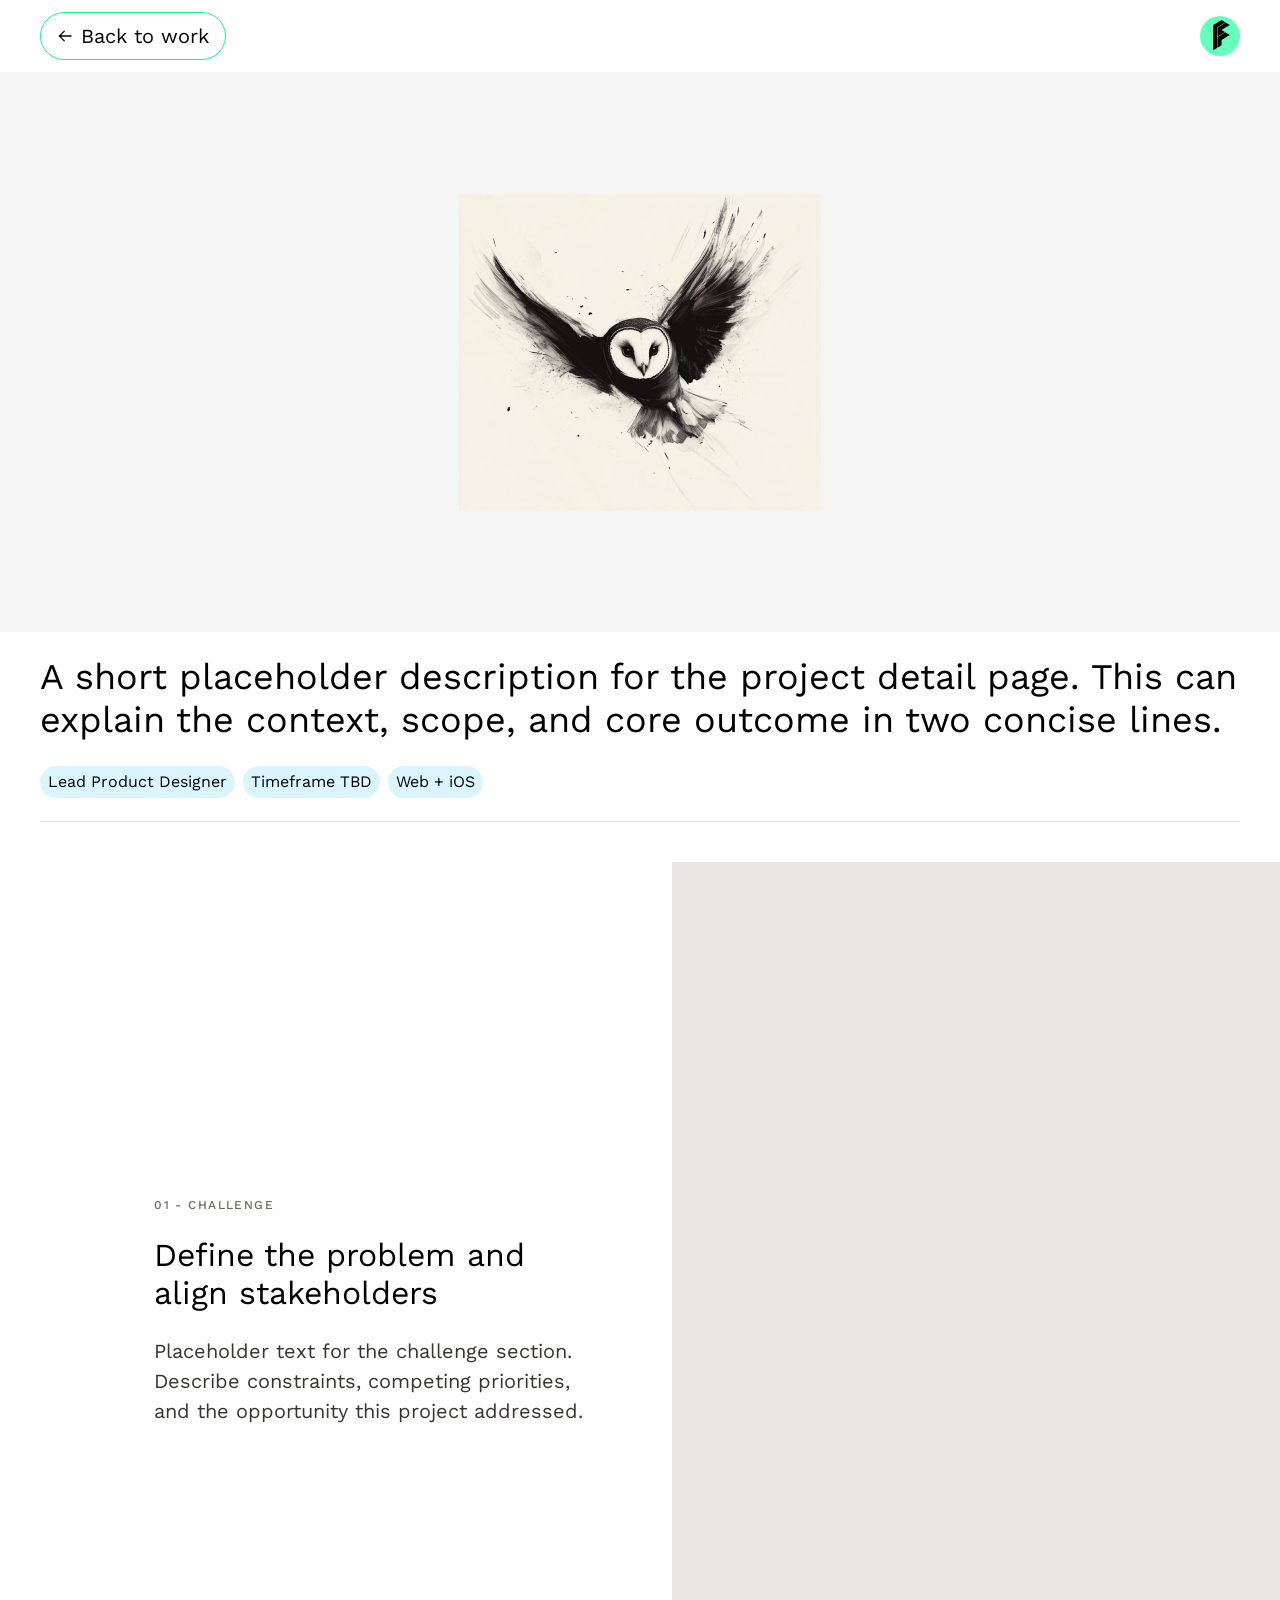
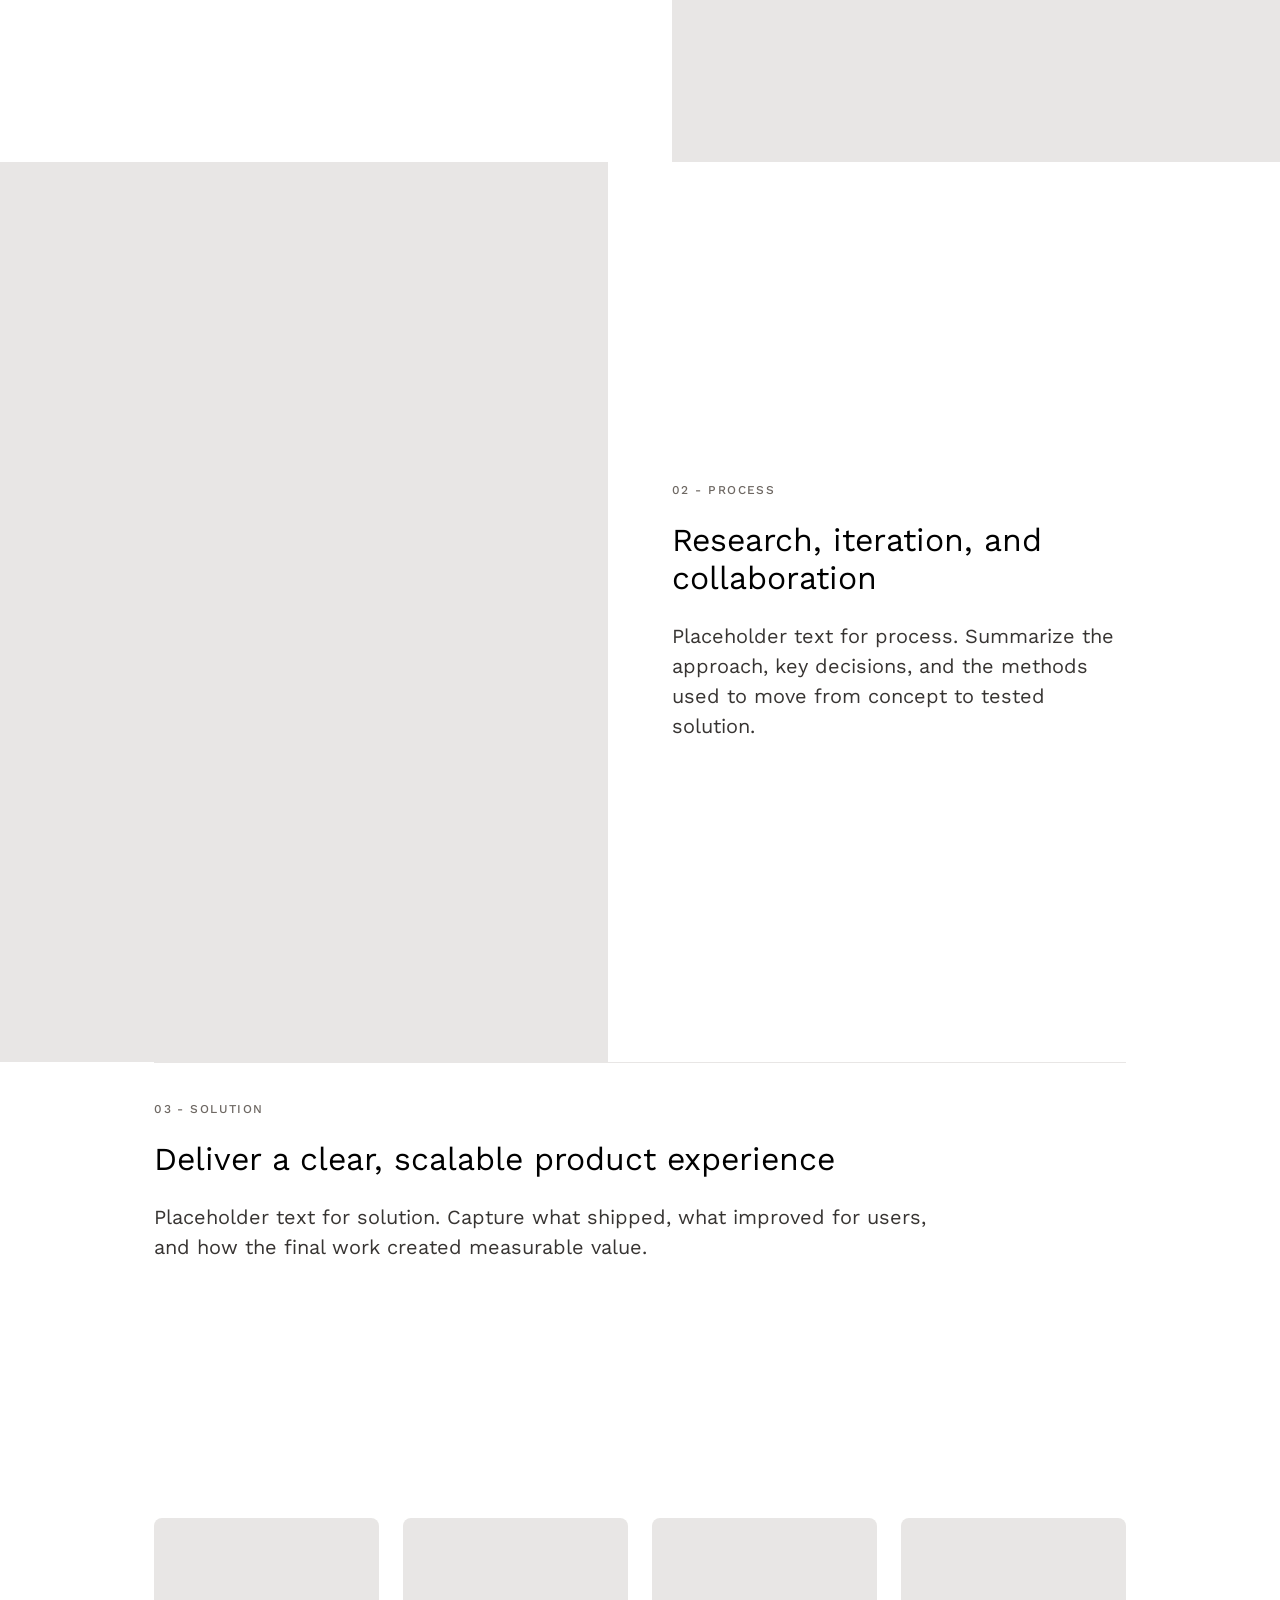
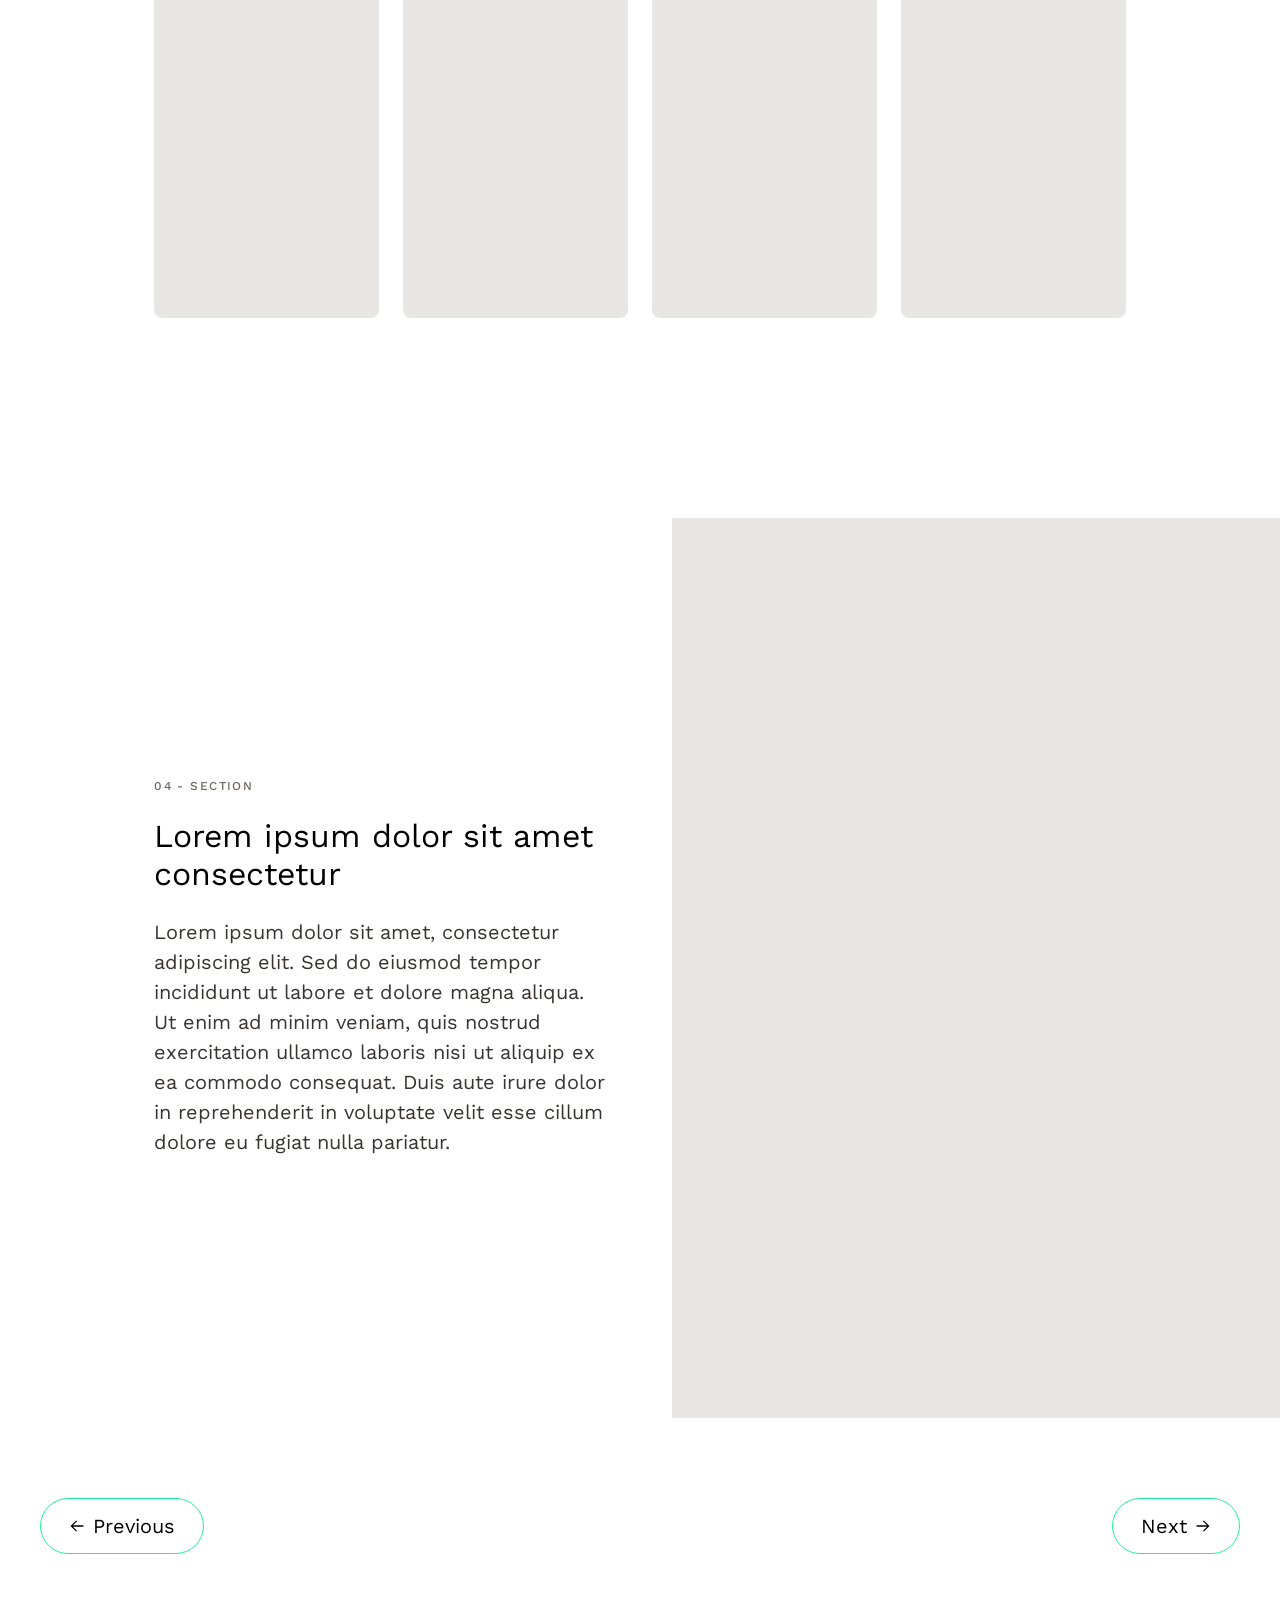
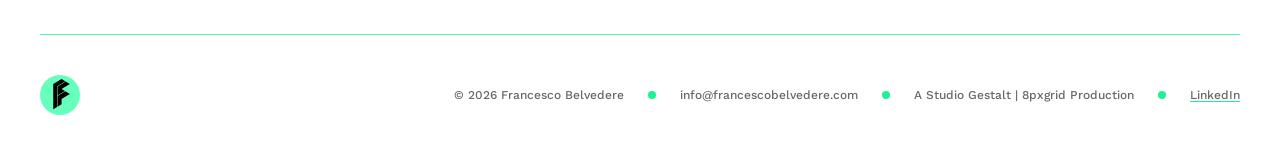
<file: work/project-template.html>
<!DOCTYPE html>
<html lang="en">
<head>
  <meta charset="UTF-8">
  <meta name="viewport" content="width=device-width, initial-scale=1.0">
  <!-- TEMPLATE GUIDE:
       1) Duplicate this file per project: work/<project-slug>.html (e.g. work/figment.html).
       2) Replace placeholder copy: hero, intro (lede spans full width between intro padding), story splits (--media-right / --media-left), optional story grid (section.project-story-grid), then flat triplets.
       3) Hero: fixed-height image band — set background-image on .project-hero-bg; replace placeholder <img> in .project-hero-image. Per-project FG sizing in project-detail.css.
       4) Intro: h1.project-intro-lede is the page title; metadata tags in .project-intro-metadata below lede.
       5) Extra sections: duplicate pattern or flat label + h2 + body (see work/PROJECT_PAGE_CHECKLIST.md).
       6) Update body hooks: class="site project-detail-page project-<project-slug>" and data-project-slug="<project-slug>".
       7) Maintain PROJECT_NAV_ORDER in ../js/project-detail-nav.js (prev/next wraps). -->
  <script>
    if (!window.matchMedia("(prefers-reduced-motion: reduce)").matches) {
      document.documentElement.classList.add("is-page-entering");
    }
  </script>
  <title>Project Detail Template</title>
  <link rel="icon" href="../assets/logos/hexlogo-A.svg" type="image/svg+xml">
  <link rel="preload" href="../fonts/Work_Sans/WorkSans-VariableFont_wght.ttf" as="font" type="font/ttf" crossorigin>
  <link rel="stylesheet" href="../css/tokens/primitives.css">
  <link rel="stylesheet" href="../css/tokens/responsive.css">
  <link rel="stylesheet" href="../css/fonts.css">
  <link rel="stylesheet" href="../css/reset.css">
  <link rel="stylesheet" href="../css/styles.css">
  <link rel="stylesheet" href="../css/components/text-link.css">
  <link rel="stylesheet" href="../css/components/pill-button.css">
  <link rel="stylesheet" href="../css/sections/project-detail.css">
  <link rel="stylesheet" href="../css/sections/footer.css">
  <script src="../js/page-transition.js" defer></script>
  <script src="../js/smooth-scroll.js" defer></script>
  <script src="../js/project-detail-nav.js" defer></script>
</head>
<body class="site project-detail-page project-template" data-project-slug="template">
  <header class="project-detail-top-nav">
    <div class="project-detail-shell project-detail-shell-wide">
      <nav class="project-detail-top-nav-inner" aria-label="Project navigation">
        <a class="project-detail-back-link" href="../index.html#work">
          <img class="project-detail-back-link-icon" src="../assets/icons/cta-arrow-left.svg" alt="" aria-hidden="true">
          <span>Back to work</span>
        </a>
        <a class="project-detail-nameplate" href="../index.html" aria-label="Home">
          <img class="project-detail-nameplate-logo" src="../assets/logos/hexlogo-A.svg" alt="" width="40" height="40" aria-hidden="true">
        </a>
      </nav>
    </div>
  </header>

  <main>
    <!-- Hero: fixed-height image band (see --project-hero-band-height in project-detail.css). -->
    <section class="project-hero" aria-hidden="true">
      <div class="project-hero-bg" aria-hidden="true"></div>
      <div class="project-hero-image">
        <img src="../assets/images/owl-A.png" alt="">
      </div>
    </section>

    <!-- Intro: h1 lede + metadata; divider under tags before story sections. -->
    <section class="project-intro" id="project-intro" aria-label="Project overview">
      <div class="project-intro-inner">
        <h1 class="project-intro-lede" id="project-title">A short placeholder description for the project detail page. This can explain the context, scope, and core outcome in two concise lines.</h1>
        <div class="project-intro-metadata" aria-label="Project metadata">
          <div class="project-hero-tags">
            <span class="project-hero-tag">Lead Product Designer</span>
            <span class="project-hero-tag">Timeframe TBD</span>
            <span class="project-hero-tag">Web + iOS</span>
          </div>
        </div>
      </div>
    </section>

    <!-- 01 CHALLENGE — split row: text left, media right (full bleed like hero) -->
    <section class="project-story-split project-story-split--media-right" aria-labelledby="challenge-heading">
      <div class="project-story-text">
        <p class="project-section-label">01 - CHALLENGE</p>
        <h2 id="challenge-heading" class="project-content-heading">Define the problem and align stakeholders</h2>
        <p class="project-content-body">
          Placeholder text for the challenge section. Describe constraints, competing priorities, and the opportunity this project addressed.
        </p>
      </div>
      <div class="project-story-media">
        <!-- Replace this block with <img src="…" alt="…"> when the section image is ready -->
        <div class="project-story-media-inner" aria-hidden="true"></div>
      </div>
    </section>

    <!-- 02 PROCESS — media left, text right (text first in DOM; see project-detail.css) -->
    <section class="project-story-split project-story-split--media-left" aria-labelledby="process-heading">
      <div class="project-story-text">
        <p class="project-section-label">02 - PROCESS</p>
        <h2 id="process-heading" class="project-content-heading">Research, iteration, and collaboration</h2>
        <p class="project-content-body">
          Placeholder text for process. Summarize the approach, key decisions, and the methods used to move from concept to tested solution.
        </p>
      </div>
      <div class="project-story-media">
        <div class="project-story-media-inner" aria-hidden="true"></div>
      </div>
    </section>

    <!-- 03 SOLUTION — inner-aligned copy + 4-up gallery (global 40px gutters on gallery) -->
    <section class="project-story-grid" aria-labelledby="solution-heading">
      <div class="project-story-grid-text">
        <p class="project-section-label">03 - SOLUTION</p>
        <h2 id="solution-heading" class="project-content-heading">Deliver a clear, scalable product experience</h2>
        <p class="project-content-body">
          Placeholder text for solution. Capture what shipped, what improved for users, and how the final work created measurable value.
        </p>
      </div>
      <div class="project-story-grid-gallery">
        <div class="project-story-grid-cell"><div class="project-story-grid-cell-inner" aria-hidden="true"></div></div>
        <div class="project-story-grid-cell"><div class="project-story-grid-cell-inner" aria-hidden="true"></div></div>
        <div class="project-story-grid-cell"><div class="project-story-grid-cell-inner" aria-hidden="true"></div></div>
        <div class="project-story-grid-cell"><div class="project-story-grid-cell-inner" aria-hidden="true"></div></div>
      </div>
    </section>

    <!-- 04 — duplicate of 01 layout for template demo (replace copy + ids when you fork this file) -->
    <section class="project-story-split project-story-split--media-right" aria-labelledby="template-s04-heading">
      <div class="project-story-text">
        <p class="project-section-label">04 - SECTION</p>
        <h2 id="template-s04-heading" class="project-content-heading">Lorem ipsum dolor sit amet consectetur</h2>
        <p class="project-content-body">
          Lorem ipsum dolor sit amet, consectetur adipiscing elit. Sed do eiusmod tempor incididunt ut labore et dolore magna aliqua. Ut enim ad minim veniam, quis nostrud exercitation ullamco laboris nisi ut aliquip ex ea commodo consequat. Duis aute irure dolor in reprehenderit in voluptate velit esse cillum dolore eu fugiat nulla pariatur.
        </p>
      </div>
      <div class="project-story-media">
        <div class="project-story-media-inner" aria-hidden="true"></div>
      </div>
    </section>

    <!-- Prev/Next: order + wrap-around is set in js/project-detail-nav.js (ORDER array). -->
    <section class="project-detail-shell project-detail-shell-wide project-prev-next" aria-label="Adjacent projects">
      <a class="project-nav-pill project-nav-pill-prev" href="#" data-project-nav-prev>
        <img class="project-nav-pill-icon" src="../assets/icons/cta-arrow-left.svg" alt="" aria-hidden="true">
        <span>Previous</span>
      </a>
      <a class="project-nav-pill project-nav-pill-next" href="#" data-project-nav-next>
        <span>Next</span>
        <img class="project-nav-pill-icon" src="../assets/icons/cta-arrow-right.svg" alt="" aria-hidden="true">
      </a>
    </section>
  </main>

  <footer class="site-footer site-footer--project" aria-label="Site footer">
    <div class="site-footer-inner">
      <div class="site-footer-bar">
        <img class="site-footer-logo" src="../assets/logos/hexlogo-A.svg" alt="" width="40" height="40" aria-hidden="true">
        <div class="site-footer-meta">
          <span class="site-footer-meta-item">&copy; 2026 Francesco Belvedere</span>
          <span class="site-footer-dot" aria-hidden="true"></span>
          <a class="site-footer-meta-item site-footer-meta-link" href="mailto:info@francescobelvedere.com">info@francescobelvedere.com</a>
          <span class="site-footer-dot" aria-hidden="true"></span>
          <span class="site-footer-meta-item">A Studio Gestalt | 8pxgrid Production</span>
          <span class="site-footer-dot" aria-hidden="true"></span>
          <a class="site-footer-meta-item site-footer-meta-link text-link" href="https://linkedin.com/in/francescobelvedere" target="_blank" rel="noopener noreferrer">LinkedIn</a>
        </div>
      </div>
    </div>
  </footer>
</body>
</html>
</file>
<file: css/tokens/primitives.css>
/* Primitives - Mode 1 */
:root {
  /* ============================================
     COLOR PRIMITIVES
     ============================================ */

  --Foundation-White: #FFFFFFFF;
  --Foundation-Black: #000000FF;

  --Lime-950: #03190FFF;
  --Lime-900: #06311FFF;
  --Lime-800: #0D633DFF;
  --Lime-700: #13945CFF;
  --Lime-600: #1AC67AFF;
  --Lime-550: #1DDE8AFF;
  --Lime-500: #1BF294FF;
  --Lime-400: #4DF9ADFF;
  --Lime-300: #66FFBCFF;
  --Lime-200: #A6FCD6FF;
  --Lime-100: #D2FDEBFF;
  --Lime-50: #E8FEF4FF;

  --Lemon-950: #191606FF;
  --Lemon-900: #322D0DFF;
  --Lemon-800: #64591AFF;
  --Lemon-700: #968627FF;
  --Lemon-600: #C8B234FF;
  --Lemon-550: #E1C93BFF;
  --Lemon-500: #FADF41FF;
  --Lemon-400: #FBE567FF;
  --Lemon-300: #FCEC8DFF;
  --Lemon-200: #FDF2B3FF;
  --Lemon-100: #FEF9D9FF;
  --Lemon-50: #FEFBEBFF;

  --Blue-950: #07151AFF;
  --Blue-900: #0E2933FF;
  --Blue-800: #1C5266FF;
  --Blue-700: #2B7B99FF;
  --Blue-600: #39A4CCFF;
  --Blue-550: #40B8E5FF;
  --Blue-500: #47CDFFFF;
  --Blue-400: #6CD7FFFF;
  --Blue-300: #91E1FFFF;
  --Blue-200: #B5EBFFFF;
  --Blue-100: #DAF5FFFF;
  --Blue-50: #ECFAFFFF;

  --Rosso-Corsa-950: #150000FF;
  --Rosso-Corsa-900: #360000FF;
  --Rosso-Corsa-800: #550000FF;
  --Rosso-Corsa-700: #7F0000FF;
  --Rosso-Corsa-600: #AA0000FF;
  --Rosso-Corsa-550: #BF0000FF;
  --Rosso-Corsa-500: #D40000FF;
  --Rosso-Corsa-400: #DD3333FF;
  --Rosso-Corsa-300: #E56666FF;
  --Rosso-Corsa-200: #EE9999FF;
  --Rosso-Corsa-100: #F6CCCCFF;
  --Rosso-Corsa-50: #FAE5E5FF;

  --Rosso-Dino-950: #180702FF;
  --Rosso-Dino-900: #381005FF;
  --Rosso-Dino-800: #611C09FF;
  --Rosso-Dino-700: #912A0DFF;
  --Rosso-Dino-600: #C23812FF;
  --Rosso-Dino-550: #DA3F14FF;
  --Rosso-Dino-500: #F24616FF;
  --Rosso-Dino-400: #F56B45FF;
  --Rosso-Dino-300: #F79073FF;
  --Rosso-Dino-200: #FAB5A2FF;
  --Rosso-Dino-100: #FCDAD0FF;
  --Rosso-Dino-50: #FDECE7FF;
  --Rosso-Dino-25: #FEF6F3FF;

  --Orange-950: #190D00FF;
  --Orange-900: #321901FF;
  --Orange-800: #643202FF;
  --Orange-700: #954C02FF;
  --Orange-600: #C76503FF;
  --Orange-550: #E07104FF;
  --Orange-500: #F97E04FF;
  --Orange-400: #FA9836FF;
  --Orange-300: #FBB268FF;
  --Orange-200: #FDCB9BFF;
  --Orange-100: #FEE5CDFF;
  --Orange-50: #FEF2E5FF;

  --Warm-Grey-950: #0E0D0CFF;
  --Warm-Grey-900: #1C1A19FF;
  --Warm-Grey-800: #373432FF;
  --Warm-Grey-700: #534E4AFF;
  --Warm-Grey-600: #6E6863FF;
  --Warm-Grey-500: #8A827CFF;
  --Warm-Grey-400: #A19B96FF;
  --Warm-Grey-300: #B9B4B0FF;
  --Warm-Grey-200: #D0CDCBFF;
  --Warm-Grey-100: #E8E6E5FF;
  --Warm-Grey-50: #F3F2F1FF;
  
  --Cool-Grey-950: #0E0F0EFF;
  --Cool-Grey-900: #1B1E1DFF;
  --Cool-Grey-800: #363B39FF;
  --Cool-Grey-700: #525956FF;
  --Cool-Grey-600: #6D7672FF;
  --Cool-Grey-500: #88948FFF;
  --Cool-Grey-400: #A0A9A5FF;
  --Cool-Grey-300: #B8BFBCFF;
  --Cool-Grey-200: #CFD4D2FF;
  --Cool-Grey-100: #E7EAE9FF;
  --Cool-Grey-50: #F3F4F3FF;

  /* ============================================
     FONT PRIMITIVES
     ============================================ */

  /* Font Family */
  --font-family-primary: "Work Sans", sans-serif;

  /* Font Weight — full variable font axis (100-900) */
  --font-weight-thin: 100;
  --font-weight-extralight: 200;
  --font-weight-light: 300;
  --font-weight-regular: 400;
  --font-weight-medium: 500;
  --font-weight-semibold: 600;
  --font-weight-bold: 700;
  --font-weight-extrabold: 800;
  --font-weight-black: 900;


  /* ============================================
     SCALE PRIMITIVES
     ============================================ */

  --Scale-0: 0px;
  --Scale-25: 1px;
  --Scale-50: 2px;
  --Scale-100: 4px;
  --Scale-200: 8px;
  --Scale-300: 12px;
  --Scale-400: 16px;
  --Scale-500: 20px;
  --Scale-600: 24px;
  --Scale-700: 28px;
  --Scale-800: 32px;
  --Scale-900: 36px;
  --Scale-1000: 40px;
  --Scale-1100: 48px;
  --Scale-1200: 56px;
  --Scale-1250: 60px;
  --Scale-1300: 64px;
  --Scale-1400: 72px;
  --Scale-1500: 80px;
  --Scale-1600: 96px;
  --Scale-1700: 120px;
  --Scale-1800: 256px;
  --Scale-1900: 512px;
}
</file>
<file: css/tokens/responsive.css>
/* Typography — desktop defaults (role-based tokens).
   Spacing scale (--Scale-*) is separate; do not couple sizes here.
   Line-height: 1.2× for headings/intro/caption; 1.5× for body (large + paragraph). */

:root {
  /* Headings */
  --Font-Headings-Hero-text-size: 60px;
  --Font-Headings-Hero-line-height: 72px;

  --Font-Headings-Section-text-size: 32px;
  --Font-Headings-Section-line-height: 38px;

  --Font-Headings-Card-title-text-size: 24px;
  --Font-Headings-Card-title-line-height: 29px;

  --Font-Headings-Contact-title-text-size: 28px;
  --Font-Headings-Contact-title-line-height: 34px;

  /* Body roles */
  --Font-Body-Intro-text-size: 40px;
  --Font-Body-Intro-line-height: 48px;

  --Font-Body-Large-text-size: 20px;
  --Font-Body-Large-line-height: 30px;

  --Font-Body-Paragraph-text-size: 16px;
  --Font-Body-Paragraph-line-height: 24px;

  --Font-Body-Caption-text-size: 12px;
  --Font-Body-Caption-line-height: 14px;

  /* About section */
  --Font-Body-About-lede-text-size: 32px;
  --Font-Body-About-lede-line-height: 40px;

  --Font-Body-Marquee-text-size: 24px;
  --Font-Body-Marquee-line-height: 34px;

  --Font-Body-Endorsement-text-size: 20px;
  --Font-Body-Endorsement-line-height: 28px;

  --Font-Body-Outro-text-size: 24px;
  --Font-Body-Outro-line-height: 30px;

  /* Home hero (index .hero-heading) */
  --Font-Body-Home-hero-text-size: 72px;
  --Font-Body-Home-hero-line-height: 72px;

  /* Global left/right page margin */
  --page-gutter-inline: var(--Scale-1000);
}

@media (max-width: 1200px) {
  :root {
    --Font-Body-Home-hero-text-size: 64px;
    --Font-Body-Home-hero-line-height: 64px;
  }
}

/*
 * Work card titles: 3-up starts at 1024px — columns are tight on iPad Pro /
 * mid desktop, so step titles down until cards have more room again.
 */
@media (min-width: 1024px) and (max-width: 1399px) {
  :root {
    --Font-Headings-Card-title-text-size: 20px;
    --Font-Headings-Card-title-line-height: 24px;
  }
}

@media (max-width: 810px) {
  :root {
    --Font-Body-About-lede-text-size: 28px;
    --Font-Body-About-lede-line-height: 35px;

    --Font-Body-Home-hero-text-size: 48px;
    --Font-Body-Home-hero-line-height: 48px;

    --Font-Body-Endorsement-text-size: 18px;
    --Font-Body-Endorsement-line-height: 27px;

    --Font-Body-Marquee-text-size: 20px;
    --Font-Body-Marquee-line-height: 28px;

    --Font-Body-Outro-text-size: 20px;
    --Font-Body-Outro-line-height: 25px;

    --Font-Headings-Contact-title-text-size: 24px;
    --Font-Headings-Contact-title-line-height: 29px;

    --page-gutter-inline: var(--Scale-600);
  }
}

/* Large phones (e.g. iPhone Plus / Pro Max ~430px) — between small mobile and tablet */
@media (max-width: 480px) {
  :root {
    --Font-Body-Home-hero-text-size: 32px;
    --Font-Body-Home-hero-line-height: 34px;
  }
}

@media (max-width: 390px) {
  :root {
    --Font-Body-About-lede-text-size: 24px;
    --Font-Body-About-lede-line-height: 30px;

    --Font-Body-Home-hero-text-size: 28px;
    --Font-Body-Home-hero-line-height: 30px;

    --Font-Body-Endorsement-text-size: 16px;
    --Font-Body-Endorsement-line-height: 24px;

    --Font-Body-Marquee-text-size: 18px;
    --Font-Body-Marquee-line-height: 26px;

    --Font-Body-Outro-text-size: 18px;
    --Font-Body-Outro-line-height: 23px;

    --Font-Headings-Contact-title-text-size: 20px;
    --Font-Headings-Contact-title-line-height: 24px;

    --page-gutter-inline: var(--Scale-400);
  }
}
</file>
<file: css/fonts.css>
@font-face {
  font-family: "Work Sans";
  font-style: normal;
  font-weight: 100 900;
  font-display: swap;
  src:
    url("../fonts/Work_Sans/WorkSans-VariableFont_wght.woff2") format("woff2"),
    url("../fonts/Work_Sans/WorkSans-VariableFont_wght.ttf") format("truetype");
}

@font-face {
  font-family: "Work Sans";
  font-style: italic;
  font-weight: 100 900;
  font-display: swap;
  src:
    url("../fonts/Work_Sans/WorkSans-Italic-VariableFont_wght.woff2") format("woff2"),
    url("../fonts/Work_Sans/WorkSans-Italic-VariableFont_wght.ttf") format("truetype");
}
</file>
<file: css/styles.css>
html {
  /* In-page nav scroll is handled in js/smooth-scroll.js for cross-browser consistency */
  scroll-behavior: auto;
}

/* Home ↔ project page fade (js/page-transition.js) */
html.is-page-entering,
html.is-page-leaving {
  opacity: 0;
}

html.is-page-visible {
  opacity: 1;
  transition: opacity 320ms ease;
}

html.is-page-leaving {
  transition: opacity 280ms ease;
}

@media (prefers-reduced-motion: reduce) {
  html.is-page-entering,
  html.is-page-leaving {
    opacity: 1;
    transition: none;
  }

  html.is-page-visible {
    transition: none;
  }
}

body {
  font-family: var(--font-family-primary);
  font-weight: var(--font-weight-regular);
  color: var(--Foundation-Black);
  background: linear-gradient(180deg, var(--Foundation-White) 0%, var(--Lime-50) 100%);
  overflow-x: clip;
}

#hero {
  padding: var(--Scale-1500) var(--page-gutter-inline) 0;
  margin-bottom: var(--Scale-1700);
  box-sizing: border-box;
}

.visually-hidden {
  position: absolute;
  width: 1px;
  height: 1px;
  padding: 0;
  margin: -1px;
  overflow: hidden;
  clip: rect(0, 0, 0, 0);
  white-space: nowrap;
  border: 0;
}

/* Full-bleed name: in document flow so it scrolls away; edge-to-edge via viewport width trick */
.hero-wordmark {
  display: block;
  width: 100vw;
  max-width: none;
  height: auto;
  margin-left: calc(50% - 50vw);
  margin-right: calc(50% - 50vw);
  margin-top: 0;
  margin-bottom: 0;
  flex-shrink: 0;
  transform: translateY(-2px);
}

.hero-wordmark--stacked {
  display: none;
}

/* Sticks 16px below top of viewport once the name has scrolled past */
.hero-nav {
  position: sticky;
  top: var(--Scale-400);
  z-index: 20;
  display: flex;
  justify-content: flex-start;
  gap: var(--Scale-200);
  margin-block: var(--Scale-1000);
  margin-inline: var(--page-gutter-inline) 0;
  padding: 0;
  flex-shrink: 0;
}

.hero-nav-link {
  display: inline-flex;
  align-items: center;
  justify-content: center;
  text-decoration: none;
  padding: var(--Scale-200) var(--Scale-400);
}

a,
a:hover,
a:visited,
a:active,
a:focus,
a:focus-visible {
  text-decoration: none;
  color: inherit;
}

.back-to-top {
  width: 64px;
  height: 64px;
  display: grid;
  place-items: center;
  position: fixed;
  right: var(--page-gutter-inline);
  bottom: 240px;
  z-index: 1100;
  opacity: 0;
  visibility: hidden;
  pointer-events: none;
  transform: translateY(16px);
  cursor: pointer;
}

.back-to-top.is-visible {
  pointer-events: auto;
}

.back-to-top:focus-visible {
  outline: 2px solid var(--Foundation-Black);
  outline-offset: 2px;
}

.back-to-top-icon {
  width: 28px;
  height: 28px;
  display: block;
}

.contact-overlay {
  position: fixed;
  top: 0;
  right: 0;
  bottom: 0;
  left: 0;
  inset: 0;
  z-index: 2000;
  display: grid;
  place-items: center;
  padding: var(--Scale-600);
  /* rgba fallback for Safari 12 (no color-mix) */
  background-color: rgba(0, 0, 0, 0.3);
  background-color: color-mix(in srgb, var(--Foundation-Black) 30%, transparent);
  -webkit-backdrop-filter: blur(10px);
  backdrop-filter: blur(10px);
}

.contact-overlay[hidden] {
  display: none;
}

.contact-overlay-dialog {
  position: relative;
  width: min(100%, 640px);
  background: linear-gradient(180deg, var(--Foundation-White) 0%, var(--Lime-50) 100%);
  border: 1px solid var(--Warm-Grey-200);
  border-radius: var(--Scale-400);
  padding: var(--Scale-1000);
}

.contact-overlay-close {
  position: absolute;
  top: var(--Scale-400);
  right: var(--Scale-400);
  box-sizing: border-box;
  width: var(--Scale-1000);
  height: var(--Scale-1000);
  display: flex;
  align-items: center;
  justify-content: center;
  border: 1px solid var(--Lime-500);
  border-radius: var(--Scale-1900);
  background-color: var(--Foundation-White);
  padding: 0;
  line-height: 0;
  -webkit-appearance: none;
  appearance: none;
  cursor: pointer;
  transition: background-color 400ms ease-in-out;
}

.contact-overlay-close:hover {
  background-color: var(--Lime-500);
}

.contact-overlay-close-icon {
  width: 20px;
  height: 20px;
  display: block;
}

.contact-overlay-title {
  margin: 0 0 var(--Scale-700);
  padding-right: var(--Scale-1200);
  font-family: var(--font-family-primary);
  font-size: var(--Font-Headings-Contact-title-text-size);
  line-height: var(--Font-Headings-Contact-title-line-height);
  font-weight: var(--font-weight-regular);
  color: var(--Foundation-Black);
}

.contact-overlay-form {
  display: grid;
  gap: var(--Scale-400);
}

.contact-overlay-field {
  display: grid;
  gap: var(--Scale-100);
}

.contact-overlay-label {
  font-family: var(--font-family-primary);
  font-size: var(--Font-Body-Paragraph-text-size);
  line-height: var(--Font-Body-Paragraph-line-height);
  color: var(--Foundation-Black);
}

.contact-overlay-input,
.contact-overlay-textarea {
  width: 100%;
  border: 1px solid var(--Warm-Grey-300);
  border-radius: var(--Scale-200);
  background-color: var(--Foundation-White);
  color: var(--Foundation-Black);
  padding: var(--Scale-300) var(--Scale-400);
  font-family: var(--font-family-primary);
  font-size: var(--Font-Body-Paragraph-text-size);
  line-height: var(--Font-Body-Paragraph-line-height);
}

.contact-overlay-textarea {
  resize: vertical;
}

.contact-overlay-status {
  margin: 0;
  min-height: 1.25em;
  font-family: var(--font-family-primary);
  font-size: var(--Font-Body-Caption-text-size);
  line-height: var(--Font-Body-Caption-line-height);
}

.contact-overlay-status.is-success {
  color: var(--Lime-800);
}

.contact-overlay-status.is-error {
  color: var(--Rosso-Corsa-700);
}

.contact-overlay-send:disabled {
  cursor: not-allowed;
  opacity: 0.7;
}

.contact-overlay-send {
  margin-top: var(--Scale-300);
  justify-self: start;
  display: inline-flex;
  align-items: center;
  justify-content: center;
  padding: var(--Scale-200) var(--Scale-400);
  cursor: pointer;
}

.contact-overlay-close:focus-visible {
  outline: 2px solid var(--Foundation-Black);
  outline-offset: 2px;
}

@media (prefers-reduced-motion: reduce) {
  .contact-overlay-close {
    transition: none;
  }
}

.contact-overlay-send:focus-visible,
.contact-overlay-input:focus-visible,
.contact-overlay-textarea:focus-visible {
  outline: 2px solid var(--Lime-500);
  outline-offset: 2px;
}

/* Contact form: below 768px, ease outer + inner padding for narrower viewports */
@media (max-width: 767px) {
  .contact-overlay {
    padding: var(--Scale-400);
  }

  .contact-overlay-dialog {
    padding: var(--Scale-600);
  }
}

@media (max-width: 390px) {
  .contact-overlay-dialog {
    padding: var(--Scale-500);
  }

  .contact-overlay-title {
    margin-bottom: var(--Scale-500);
  }
}

.hero-heading {
  margin: 0;
  font-family: var(--font-family-primary);
  font-size: var(--Font-Body-Home-hero-text-size);
  line-height: var(--Font-Body-Home-hero-line-height);
  font-weight: var(--font-weight-light);
  color: var(--Foundation-Black);
}

.hero-heading-line--lead {
  font-weight: var(--font-weight-semibold);
}

/* Figma hero text fill (node 393:18167): radial mint → teal → blue */
@supports ((-webkit-background-clip: text) or (background-clip: text)) {
  .hero-heading {
    background-image: radial-gradient(
      120.41% 249.89% at 18.35% 85.32%,
      rgb(46 209 137) 0%,
      rgb(38 180 177) 50%,
      rgb(30 151 217) 100%
    );
    -webkit-background-clip: text;
    background-clip: text;
    -webkit-text-fill-color: transparent;
    color: transparent;
  }
}

#work {
  color: var(--Foundation-Black);
  padding: 0 var(--page-gutter-inline) var(--Scale-1700);
  /* Anchor landings: sticky nav top + pill row + 40px gap */
  scroll-margin-top: var(--Scale-1600);
}

.content-section {
  min-height: 420px;
  min-width: 0;
  max-width: 100%;
  padding: var(--Scale-1100) var(--page-gutter-inline);
}

.section-container {
  width: min(100%, 1728px);
  margin: 0 auto;
}

#work .section-container {
  width: 100%;
  display: flex;
  flex-direction: column;
  gap: var(--Scale-1500);
  border-top: 1px solid var(--Lime-500);
  padding-top: var(--Scale-1000);
}

.section-tone-light {
  background-color: transparent;
}

.section-tone-dark {
  background-color: transparent;
}

.work-heading {
  color: var(--Foundation-Black);
  font-family: var(--font-family-primary);
  font-weight: var(--font-weight-regular);
  font-size: var(--Font-Headings-Hero-text-size);
  line-height: var(--Font-Headings-Hero-line-height);
  text-align: left;
  margin-bottom: var(--Scale-600);
}

.work-section-block {
  display: flex;
  flex-direction: column;
  gap: var(--Scale-1000);
  width: 100%;
}

.work-section-heading {
  margin: 0;
  color: var(--Foundation-Black);
  font-family: var(--font-family-primary);
  font-size: var(--Font-Headings-Section-text-size);
  font-weight: var(--font-weight-regular);
  line-height: var(--Font-Headings-Section-line-height);
}

.work-grid {
  display: grid;
  grid-template-columns: 1fr;
  gap: var(--Scale-600);
  width: 100%;
}

/* Selected Projects: 1 → 2 @ 640px → 3 @ 1024px */
@media (min-width: 640px) {
  .work-grid {
    grid-template-columns: repeat(2, minmax(0, 1fr));
  }
}

@media (min-width: 1024px) {
  .work-grid {
    grid-template-columns: repeat(3, minmax(0, 1fr));
  }
}

.work-card {
  display: flex;
  flex-direction: column;
  gap: var(--Scale-600);
}

.work-card-large {
  width: 100%;
  min-width: 0;
  cursor: pointer; /* cards are / will be clickable project entry points */
}

.work-card-image {
  width: 100%;
  display: block;
  object-fit: cover;
}

.work-card-media {
  border: 1px solid var(--Warm-Grey-100);
  border-radius: var(--Scale-600);
  overflow: hidden;
  box-shadow: 0 0 0 0 var(--Lime-300);
  transition: box-shadow 220ms ease;
}

.work-card-image-large {
  aspect-ratio: 394 / 300;
  transform: scale(1);
  transform-origin: center;
  transition: transform 220ms ease;
}

.work-card-image-fallback {
  display: none;
}

.work-card-media.is-static-fallback video {
  display: none;
}

.work-card-media.is-static-fallback .work-card-image-fallback {
  display: block;
}

.work-card-title {
  margin: 0;
  color: var(--Foundation-Black);
  font-family: var(--font-family-primary);
  font-size: var(--Font-Headings-Card-title-text-size);
  font-weight: var(--font-weight-regular);
  line-height: var(--Font-Headings-Card-title-line-height);
}

.work-card-text {
  display: flex;
  flex-direction: column;
  gap: var(--Scale-200);
}

.work-card-description {
  margin: 0;
  color: var(--Warm-Grey-700);
  font-family: var(--font-family-primary);
  font-size: var(--Font-Body-Paragraph-text-size);
  font-weight: var(--font-weight-regular);
  line-height: var(--Font-Body-Paragraph-line-height);
  max-width: 340px;
}

.work-card-large:hover .work-card-media {
  box-shadow: var(--Scale-200) var(--Scale-200) 0 0 var(--Lime-300);
}

.work-card-large:hover .work-card-image-large {
  transform: scale(1.05);
}

.playground-row {
  display: grid;
  grid-template-columns: 1fr;
  gap: var(--Scale-400);
  width: 100%;
}

.playground-card {
  display: grid;
  grid-template-rows: minmax(0, 1fr);
  border: 1px solid var(--Warm-Grey-100);
  border-radius: var(--Scale-600);
  overflow: hidden;
  text-decoration: none;
  aspect-ratio: 316.8 / 200;
}

.playground-card:focus-visible {
  outline: 2px solid var(--Foundation-Black);
  outline-offset: 2px;
}

/* Temporary fill until curated experimentation thumbnails are added */
.playground-card-image {
  width: 100%;
  min-height: 0;
  display: block;
  background-color: rgb(255 0 255 / 20%); /* #ff00ff @ 20% */
}

@media (min-width: 811px) {
  .playground-row {
    grid-template-columns: repeat(5, minmax(0, 1fr));
    gap: var(--Scale-400);
  }

  .playground-card {
    height: 200px;
    aspect-ratio: auto;
  }
}

@media (prefers-reduced-motion: reduce) {
  .work-card-media,
  .work-card-image-large {
    transition: none;
  }

  .work-card-media:has(video[data-loop-pause-ms]) video {
    display: none;
  }

  .work-card-media:has(video[data-loop-pause-ms]) .work-card-image-fallback {
    display: block;
  }
}

.about-positioning-statement {
  width: 100%;
  margin: 0;
  font-family: var(--font-family-primary);
  font-weight: var(--font-weight-regular);
  font-size: var(--Font-Body-Intro-text-size);
  line-height: var(--Font-Body-Intro-line-height);
}

.about-positioning-statement-primary {
  color: var(--Warm-Grey-900);
}

.about-positioning-statement-secondary {
  color: var(--Warm-Grey-500);
}

.about-profile-photo {
  display: block;
  margin-top: var(--Scale-1000);
  margin-left: auto;
  width: auto;
  max-width: 100%;
  height: auto;
}

.about-subsection {
  margin-top: var(--Scale-1300);
}

.about-subheading {
  margin: 0 0 var(--Scale-600);
  color: var(--Foundation-Black);
  font-family: var(--font-family-primary);
  font-size: var(--Font-Headings-Card-title-text-size);
  font-weight: var(--font-weight-medium);
  line-height: var(--Font-Headings-Card-title-line-height);
}

.about-stats-grid {
  display: grid;
  grid-template-columns: repeat(4, minmax(0, 1fr));
  gap: var(--Scale-500);
}

.about-stat-card {
  min-height: 180px;
  padding: var(--Scale-500);
  background-color: #ff00ff1a;
  display: flex;
  flex-direction: column;
  justify-content: space-between;
  gap: var(--Scale-300);
}

.about-stat-value {
  margin: 0;
  color: var(--Warm-Grey-900);
  font-family: var(--font-family-primary);
  font-weight: var(--font-weight-regular);
  font-size: var(--Font-Headings-Hero-text-size);
  line-height: var(--Font-Headings-Hero-line-height);
}

.about-stat-label {
  margin: 0;
  color: var(--Warm-Grey-700);
  font-family: var(--font-family-primary);
  font-size: var(--Font-Body-Large-text-size);
  line-height: var(--Font-Body-Large-line-height);
}

.about-timeline {
  border-left: 2px solid var(--Warm-Grey-400);
  padding-left: var(--Scale-700);
  display: grid;
  gap: var(--Scale-800);
}

.about-timeline-item {
  display: grid;
  gap: var(--Scale-200);
}

.about-timeline-period {
  margin: 0;
  color: var(--Warm-Grey-600);
  font-family: var(--font-family-primary);
  font-size: var(--Font-Body-Paragraph-text-size);
  line-height: var(--Font-Body-Paragraph-line-height);
}

.about-timeline-title {
  margin: 0;
  color: var(--Warm-Grey-900);
  font-family: var(--font-family-primary);
  font-size: var(--Font-Body-Large-text-size);
  line-height: var(--Font-Body-Large-line-height);
}

.about-companies {
  margin-top: var(--Scale-1000);
  padding: var(--Scale-500);
  background-color: #ff00ff1a;
}

.about-companies-label {
  margin: 0 0 var(--Scale-300);
  color: var(--Warm-Grey-600);
  font-family: var(--font-family-primary);
  font-size: var(--Font-Body-Caption-text-size);
  line-height: var(--Font-Body-Caption-line-height);
  font-weight: var(--font-weight-medium);
  text-transform: uppercase;
  letter-spacing: 0.04em;
}

.about-companies-list {
  margin: 0;
  color: var(--Warm-Grey-900);
  font-family: var(--font-family-primary);
  font-size: var(--Font-Body-Large-text-size);
  line-height: var(--Font-Body-Large-line-height);
}

@media (max-width: 810px) {
  .hero-nav {
    margin-block: var(--Scale-800);
  }

  #hero {
    padding-top: var(--Scale-1200);
  }

  .hero-heading {
    font-size: var(--Font-Body-Home-hero-text-size);
    line-height: var(--Font-Body-Home-hero-line-height);
  }

  .playground-row {
    grid-template-columns: repeat(3, minmax(0, 1fr));
  }

  .about-stats-grid {
    grid-template-columns: repeat(2, minmax(0, 1fr));
  }
}

@media (max-width: 480px) {
  .hero-nav {
    margin-block: var(--Scale-600);
  }

  .hero-heading {
    font-size: var(--Font-Body-Home-hero-text-size);
    line-height: var(--Font-Body-Home-hero-line-height);
    font-weight: var(--font-weight-regular);
  }

  .hero-heading-line--lead {
    font-weight: var(--font-weight-semibold);
  }

  #hero {
    padding-top: var(--Scale-1000);
    margin-bottom: var(--Scale-1300);
  }
}

@media (max-width: 440px) {
  .hero-wordmark--wide {
    display: none;
  }

  .hero-wordmark--stacked {
    display: block;
  }
}

@media (max-width: 390px) {
  .hero-nav {
    margin-block: var(--Scale-600);
  }

  .hero-heading {
    font-size: var(--Font-Body-Home-hero-text-size);
    line-height: var(--Font-Body-Home-hero-line-height);
    font-weight: var(--font-weight-regular);
  }

  .hero-heading-line--lead {
    font-weight: var(--font-weight-semibold);
  }

  #work {
    padding-bottom: var(--Scale-1100);
  }

  .content-section {
    min-height: 320px;
    padding-top: var(--Scale-700);
    padding-bottom: var(--Scale-700);
  }

  .work-grid {
    gap: var(--Scale-1000);
  }

  .playground-row {
    grid-template-columns: 1fr;
  }

  .about-stats-grid {
    grid-template-columns: 1fr;
  }

  .about-subsection {
    margin-top: var(--Scale-1000);
  }

  .about-timeline {
    padding-left: var(--Scale-500);
    gap: var(--Scale-700);
  }
}
</file>
<file: css/components/text-link.css>
/*
 * Inline text links inside body copy.
 * Default: 1px underline (--Lime-500).
 * Hover / focus: full line-height fill (--Lime-100) with underline retained.
 *
 * Usage: <a class="text-link" href="…">…</a>
 */

.text-link {
  color: inherit;
  text-decoration: none;
  background-image:
    linear-gradient(var(--Lime-500), var(--Lime-500)),
    linear-gradient(var(--Lime-100), var(--Lime-100));
  background-repeat: no-repeat, no-repeat;
  background-size: 100% 1px, 100% 0%;
  background-position: 0 100%, 0 100%;
  transition: background-size 160ms ease-in-out;
  -webkit-box-decoration-break: clone;
  box-decoration-break: clone;
}

.text-link:hover,
.text-link:focus-visible {
  background-size: 100% 1px, 100% 100%;
}

@media (prefers-reduced-motion: reduce) {
  .text-link {
    transition: none;
  }
}
</file>
<file: css/components/pill-button.css>
/*
 * Site-wide pill buttons: hero nav, about links, project nav, back-to-top, contact send.
 * 20px Regular · Foundation White fill · Lime 500 border · Lime 500 hover/focus fill.
 */

.hero-nav-link,
.about-pill-link,
.project-detail-back-link,
.project-nav-pill,
.back-to-top,
.contact-overlay-send {
  box-sizing: border-box;
  border: 1px solid var(--Lime-500);
  border-radius: var(--Scale-1900);
  background-color: var(--Foundation-White);
  color: var(--Foundation-Black);
  font-family: var(--font-family-primary);
  font-size: var(--Font-Body-Large-text-size);
  font-weight: var(--font-weight-regular);
  line-height: var(--Font-Body-Large-line-height);
  transition: background-color 400ms ease-in-out;
}

.hero-nav-link:hover,
.about-pill-link:hover,
.project-detail-back-link:hover,
.project-nav-pill:hover,
.back-to-top:hover,
.contact-overlay-send:hover,
.hero-nav-link:focus-visible,
.about-pill-link:focus-visible,
.project-detail-back-link:focus-visible,
.project-nav-pill:focus-visible,
.back-to-top:focus-visible,
.contact-overlay-send:focus-visible {
  background-color: var(--Lime-500);
}

@media (prefers-reduced-motion: reduce) {
  .hero-nav-link,
  .about-pill-link,
  .project-detail-back-link,
  .project-nav-pill,
  .back-to-top,
  .contact-overlay-send {
    transition: none;
  }
}

@media (max-width: 390px) {
  .hero-nav-link,
  .about-pill-link,
  .project-detail-back-link,
  .project-nav-pill,
  .back-to-top,
  .contact-overlay-send {
    font-size: var(--Font-Body-Paragraph-text-size);
    line-height: var(--Font-Body-Paragraph-line-height);
  }
}
</file>
<file: css/sections/project-detail.css>
.project-detail-page {
  background: var(--Foundation-White);
  color: var(--Foundation-Black);
  /* Sticky top bar height — used for in-page anchor scroll-margin */
  --project-detail-nav-height: 72px;
  /* Fixed hero image band — same height on every project page */
  --project-hero-band-height: 560px;
  /*
   * Inner grid: story text inset from the viewport (Figma ~208px at 1728px wide).
   * Not used on .project-intro — intro uses symmetric page padding; lede spans full width inside that band.
   * Above 960px: fluid with vw, floored at page gutter, capped at 208px (5.2 × 40px gutter token).
   * At ≤960px: collapses to --page-gutter-inline (40px → 24px at tablet → 16px at mobile).
   */
  --project-inner-text-inset: clamp(
    var(--page-gutter-inline),
    12.037vw,
    calc(var(--page-gutter-inline) * 5.2)
  );
  /* Story text column cap — matches Figma artboard width; centers on ultra-wide viewports */
  --project-story-inner-max-width: 1728px;
}

/* Inner story column aligns with outer page margins on narrower viewports */
@media (max-width: 960px) {
  .project-detail-page {
    --project-inner-text-inset: var(--page-gutter-inline);
  }
}

/* In-page anchors → #project-intro: sit below sticky project nav */
.project-detail-page #project-intro {
  scroll-margin-top: var(--project-detail-nav-height);
}

.project-detail-shell {
  width: 100%;
  margin: 0 auto;
  padding-left: var(--page-gutter-inline);
  padding-right: var(--page-gutter-inline);
  box-sizing: border-box;
}

.project-detail-shell-wide {
  max-width: 960px;
}

/*
 * Bottom project nav: full-width band with same horizontal inset as top nav
 * (--Scale-1000 = 40px in primitives).
 */
.project-detail-shell.project-prev-next {
  max-width: none;
  width: 100%;
  padding-left: var(--page-gutter-inline);
  padding-right: var(--page-gutter-inline);
  box-sizing: border-box;
}

.project-detail-top-nav {
  position: sticky;
  top: 0;
  z-index: 30;
  border-bottom: none;
  /* Frosted panel: scrolled page content shows through blurred */
  background-color: color-mix(in srgb, var(--Foundation-White) 70%, transparent);
  backdrop-filter: blur(14px);
  -webkit-backdrop-filter: blur(14px);
}

.project-detail-top-nav .project-detail-shell {
  max-width: none;
  padding-left: var(--page-gutter-inline);
  padding-right: var(--page-gutter-inline);
}

.project-detail-top-nav-inner {
  min-height: 72px;
  display: flex;
  align-items: center;
  justify-content: space-between;
  gap: var(--Scale-500);
}

.project-detail-back-link {
  display: inline-flex;
  align-items: center;
  gap: var(--Scale-200);
  padding: var(--Scale-200) var(--Scale-400);
  text-decoration: none;
}

.project-detail-back-link-icon {
  width: 16px;
  height: 16px;
  display: block;
}

.project-detail-back-link:focus-visible {
  outline: 2px solid var(--Foundation-Black);
  outline-offset: 2px;
}

.project-detail-nameplate {
  display: block;
  line-height: 0;
  flex-shrink: 0;
  text-decoration: none;
}

.project-detail-nameplate-logo {
  width: var(--Scale-1000);
  height: var(--Scale-1000);
  display: block;
}

.project-detail-nameplate:focus-visible {
  outline: 2px solid var(--Foundation-Black);
  outline-offset: 2px;
}

/*
 * Project hero: fixed-height image band (bg + FG). Title lives in .project-intro (v2 title bar or legacy lede).
 * Per-project: set background-image on .project-hero-bg; tune FG via .project-hero-image > img overrides.
 */
.project-hero {
  position: relative;
  width: 100vw;
  margin-left: calc(50% - 50vw);
  margin-right: calc(50% - 50vw);
  height: var(--project-hero-band-height);
  box-sizing: border-box;
  overflow: hidden;
  background-color: var(--Foundation-White);
}

.project-hero-bg {
  position: absolute;
  inset: 0;
  z-index: 0;
  pointer-events: none;
  background-color: color-mix(in srgb, var(--Warm-Grey-100) 40%, var(--Foundation-White));
  background-repeat: no-repeat;
  background-position: center;
  background-size: cover;
}

.project-hero-image {
  position: absolute;
  inset: 0;
  z-index: 1;
  display: flex;
  align-items: center;
  justify-content: center;
  box-sizing: border-box;
  padding: var(--Scale-400) var(--page-gutter-inline);
}

/* Default FG: centered, contained within the band */
.project-hero-image > img {
  display: block;
  width: auto;
  height: auto;
  max-width: 100%;
  max-height: 100%;
  object-fit: contain;
}

/* Figment: hero bg texture */
.project-figment .project-hero-bg {
  background-color: transparent;
  background-image: url("../../assets/projects/figment/hero-bg.webp");
}

.project-figment .project-hero-image > img {
  width: min(720px, 100%);
  max-height: 100%;
}

/* Lumosity System Icons: grid texture bg */
.project-lumosity-system-icons .project-hero-bg {
  background-color: transparent;
  background-image: url("../../assets/projects/lumosity-icons/hero-bg.webp");
}

.project-lumosity-system-icons .project-hero-image > img {
  width: min(480px, 75%);
  max-height: 100%;
}

/*
 * Intro feature row: three 360px in-situ crops.
 * Flush to inner-column edges; leftover width is the middle gutters.
 */
.project-lumosity-system-icons .project-intro-overview {
  border-bottom: none;
  /* Drop the old divider padding so overview → images is 120px (gap 40 + feature pad-top 80) */
  padding-bottom: 0;
}

.project-lumosity-system-icons .project-intro-feature {
  display: grid;
  grid-template-columns: repeat(3, minmax(0, 360px));
  justify-content: space-between;
  align-items: start;
  column-gap: var(--Scale-600);
  row-gap: var(--Scale-600);
  padding-top: var(--Scale-1500);
  padding-bottom: var(--Scale-1700);
}

.project-lumosity-system-icons .project-intro-feature > img {
  display: block;
  width: 100%;
  max-width: 360px;
  height: auto;
  object-fit: contain;
}

@media (max-width: 390px) {
  .project-lumosity-system-icons .project-intro-feature {
    grid-template-columns: minmax(0, 360px);
    justify-content: start;
  }
}

/* Lumosity: warm gradient bg */
.project-lumosity .project-hero-bg {
  background-color: transparent;
  background-image: url("../../assets/projects/lumosity/hero-bg.webp");
}

.project-lumosity .project-hero-image {
  /* Keep glows inside the band: inset so overflow:hidden never shears the PNGs */
  padding: var(--Scale-600) var(--page-gutter-inline);
}

/*
 * Five separate icon PNGs (glow baked in), laid out to match the old hero-fg composite.
 * Stage uses that export's aspect (1618×1116) so it still fills the 560px band.
 */
.project-lumosity-hero-cluster {
  position: relative;
  width: min(
    100%,
    calc((var(--project-hero-band-height) - (var(--Scale-600) * 2)) * 1618 / 1116)
  );
  aspect-ratio: 1618 / 1116;
}

.project-lumosity-hero-icon {
  position: absolute;
  display: block;
  height: auto;
  pointer-events: none;
  animation: lumosity-hero-bob 4.6s ease-in-out infinite;
}

.project-lumosity-hero-icon--tomato {
  left: -6%;
  top: 0;
  width: 34.5%;
  z-index: 2;
  animation-duration: 4.8s;
  animation-delay: 0s;
}

.project-lumosity-hero-icon--bear {
  left: 12%;
  top: 16%;
  width: 43%;
  z-index: 4;
  animation-duration: 5.2s;
  animation-delay: -1.2s;
}

.project-lumosity-hero-icon--highlighter {
  left: 40%;
  top: 1%;
  width: 41%;
  z-index: 3;
  animation-duration: 4.4s;
  animation-delay: -0.6s;
}

.project-lumosity-hero-icon--cake {
  left: 28%;
  top: 57%;
  width: 33.5%;
  z-index: 6;
  animation-duration: 5s;
  animation-delay: -2s;
}

.project-lumosity-hero-icon--ship {
  left: 44%;
  top: 33%;
  width: 54%;
  z-index: 5;
  animation-duration: 5.4s;
  animation-delay: -0.3s;
}

@keyframes lumosity-hero-bob {
  0%,
  100% {
    transform: translateY(0);
  }
  50% {
    transform: translateY(-8px);
  }
}

@media (prefers-reduced-motion: reduce) {
  .project-lumosity-hero-icon {
    animation: none;
  }
}

.project-lumosity .project-hero-tag {
  background-color: var(--Orange-100);
}

/*
 * Lumosity intro feature — Blue-100 fade plate (content width) + device FG that hangs left.
 * Tune --lumosity-intro-fg-shift / --lumosity-intro-fg-width to match Figma overhang.
 * Parents stay overflow:visible so the left overhang can paint into the page gutter.
 */
.project-lumosity .project-intro--v2 .project-intro-inner,
.project-lumosity .project-intro-feature {
  overflow: visible;
}

.project-lumosity {
  --lumosity-intro-fg-shift: -12%;
  --lumosity-intro-fg-width: 118%;
  /* Blue plate above the devices — bump to match Figma headroom */
  --lumosity-intro-headroom: var(--Scale-1500);
}

.project-lumosity .project-lumosity-intro-feature {
  overflow: visible;
}

.project-lumosity .project-lumosity-intro-feature-stage {
  position: relative;
  width: 100%;
  overflow: visible;
  /* Extra plate height above the FG; gradient fills this via absolute inset */
  padding-top: var(--lumosity-intro-headroom);
  box-sizing: border-box;
}

/* Plate: #DAF5FF (Blue-100) 100% → 0% opacity, top to bottom */
.project-lumosity .project-lumosity-intro-feature-bg {
  position: absolute;
  inset: 0;
  z-index: 0;
  pointer-events: none;
  background-image: linear-gradient(
    to bottom,
    var(--Blue-100) 0%,
    color-mix(in srgb, var(--Blue-100) 0%, transparent) 100%
  );
}

/* In-flow so the stage height follows the asset; negative margin hangs left */
.project-lumosity .project-lumosity-intro-feature-fg {
  position: relative;
  z-index: 1;
  display: block;
  width: var(--lumosity-intro-fg-width);
  max-width: none;
  height: auto;
  margin-left: var(--lumosity-intro-fg-shift);
  pointer-events: none;
}

.project-figment .project-hero-tag {
  background-color: var(--Orange-100);
}

/*
 * Lumosity — story grids: copy-to-media gap (galleries add the second child).
 */
.project-lumosity .project-story-grid {
  gap: var(--Scale-1500);
}

.project-lumosity .project-lumosity-s05 {
  overflow-x: clip;
  padding-bottom: 120px;
}

/*
 * Lumosity section 01 — before/after screens at 600px, flush to container edges.
 * Captions reuse .project-lumosity-icons-s01-caption (+ before/after color).
 */
.project-lumosity .project-lumosity-s01-gallery {
  display: flex;
  flex-direction: row;
  flex-wrap: nowrap;
  align-items: flex-start;
  justify-content: space-between;
  gap: var(--Scale-1000);
  grid-template-columns: unset;
}

.project-lumosity .project-lumosity-s01-pair {
  display: flex;
  flex-direction: column;
  align-items: flex-start;
  gap: var(--Scale-600);
  box-sizing: border-box;
  width: 600px;
  max-width: calc((100% - var(--Scale-1000)) / 2);
  flex-shrink: 0;
}

.project-lumosity .project-lumosity-s01-pair > img {
  display: block;
  width: 100%;
  height: auto;
}

@media (max-width: 810px) {
  .project-lumosity .project-lumosity-s01-gallery {
    flex-direction: column;
    align-items: stretch;
  }

  .project-lumosity .project-lumosity-s01-pair {
    width: 100%;
    max-width: 600px;
  }
}

/*
 * Lumosity section 01b — logo evolution (~1000px, centered) + type GIF below.
 */
.project-lumosity .project-lumosity-s01-brand {
  display: flex;
  flex-direction: column;
  align-items: center;
  /* Extra space after the second paragraph (stacks with story-grid gap) */
  margin-top: var(--Scale-1500);
  /* Breathing room between logo row and type GIF */
  gap: calc(var(--Scale-1700) + var(--Scale-1500));
  grid-template-columns: unset;
}

.project-lumosity .project-lumosity-s01-brand-logos {
  display: block;
  width: 100%;
  max-width: 1000px;
  height: auto;
}

.project-lumosity .project-lumosity-s01-brand-type {
  display: block;
  width: 100%;
  max-width: 800px;
  height: auto;
}

/*
 * Lumosity section 02 — two-column challenge bullets (fills in reading order: left col, then right).
 */
.project-lumosity .project-lumosity-s02-challenges {
  margin: 0;
  padding: 0;
  list-style: none;
  columns: 2;
  column-gap: var(--Scale-1500);
  color: var(--Warm-Grey-800);
  font-family: var(--font-family-primary);
  font-size: var(--Font-Body-Large-text-size);
  line-height: var(--Font-Body-Large-line-height);
  font-weight: var(--font-weight-regular);
}

.project-lumosity .project-lumosity-s02-challenges li {
  margin: 0;
  padding: 0;
  break-inside: avoid;
}

.project-lumosity .project-lumosity-s02-challenges li::before {
  content: "•";
  margin-right: var(--Scale-200);
}

@media (max-width: 810px) {
  .project-lumosity .project-lumosity-s02-challenges {
    columns: 1;
  }
}

/*
 * Lumosity section 02 — two game screens in a row, flush to container edges (same rhythm as s01).
 */
.project-lumosity .project-lumosity-s02-gallery {
  display: flex;
  flex-direction: row;
  flex-wrap: nowrap;
  align-items: flex-start;
  justify-content: space-between;
  gap: var(--Scale-1000);
  grid-template-columns: unset;
}

.project-lumosity .project-lumosity-s02-gallery > img {
  display: block;
  box-sizing: border-box;
  width: calc((100% - var(--Scale-1000)) / 2);
  max-width: 664px;
  height: auto;
  flex-shrink: 0;
}

@media (max-width: 810px) {
  .project-lumosity .project-lumosity-s02-gallery {
    flex-direction: column;
    align-items: stretch;
  }

  .project-lumosity .project-lumosity-s02-gallery > img {
    width: 100%;
    max-width: 664px;
  }
}

/* Lumosity section 02 — collage under the Unity paragraph (~800px, centered) */
.project-lumosity .project-lumosity-s02-collage {
  display: flex;
  flex-direction: column;
  align-items: stretch;
  gap: var(--Scale-600);
  grid-template-columns: unset;
}

.project-lumosity .project-lumosity-s02-collage-stack {
  align-self: center;
  width: 100%;
  max-width: 800px;
}

/* Same type as s01 captions (weight, uppercase, tracking); Warm Grey 600, no icon */
.project-lumosity .project-lumosity-media-caption {
  margin: 0;
  font-family: var(--font-family-primary);
  font-size: var(--Font-Body-Caption-text-size);
  line-height: var(--Font-Body-Caption-line-height);
  font-weight: var(--font-weight-medium);
  letter-spacing: 0.18em;
  text-transform: uppercase;
  color: var(--Warm-Grey-600);
}

.project-lumosity .project-lumosity-s02-collage-stack > img {
  display: block;
  width: 100%;
  height: auto;
}

/*
 * Lumosity section 03 — three research/persona assets in a row.
 * Equal columns; left/right flush to the content container edges.
 */
.project-lumosity .project-lumosity-s03-gallery {
  display: flex;
  flex-direction: row;
  flex-wrap: nowrap;
  align-items: center;
  justify-content: space-between;
  gap: var(--Scale-1700);
  grid-template-columns: unset;
}

.project-lumosity .project-lumosity-s03-gallery > img {
  display: block;
  box-sizing: border-box;
  /* Slightly under a third so the gutters read more clearly */
  width: calc((100% - (var(--Scale-1700) * 2)) / 3);
  height: auto;
  flex-shrink: 0;
  object-fit: contain;
}

@media (max-width: 810px) {
  .project-lumosity .project-lumosity-s03-gallery {
    flex-direction: column;
    align-items: center;
  }

  .project-lumosity .project-lumosity-s03-gallery > img {
    width: 100%;
    max-width: 400px;
  }
}

/*
 * Lumosity section 03 — beta screens under the mid-way paragraph.
 * Caption flush left; screens flush to container edges.
 * 80px above caption comes from .project-story-grid gap (--Scale-1500).
 */
.project-lumosity .project-lumosity-s03-screens {
  display: grid;
  grid-template-columns: repeat(2, 1fr);
  column-gap: var(--Scale-1500);
  /* 40px between caption and screens */
  row-gap: var(--Scale-1000);
}

.project-lumosity .project-lumosity-s03-screens .project-lumosity-media-caption {
  grid-column: 1 / -1;
}

.project-lumosity .project-lumosity-s03-screens > img {
  display: block;
  box-sizing: border-box;
  width: 100%;
  height: auto;
}

@media (max-width: 810px) {
  .project-lumosity .project-lumosity-s03-screens {
    grid-template-columns: 1fr;
  }
}

/*
 * Lumosity section 03 — product UI 2×2 (600px), flush left/right so the center gutter opens up.
 */
.project-lumosity .project-lumosity-s03-ui-grid {
  display: grid;
  grid-template-columns: repeat(2, min(600px, calc((100% - var(--Scale-1500)) / 2)));
  justify-content: space-between;
  align-items: start;
  row-gap: var(--Scale-1000);
  column-gap: 0;
}

.project-lumosity .project-lumosity-s03-ui-grid .project-lumosity-media-caption {
  grid-column: 1 / -1;
}

.project-lumosity .project-lumosity-s03-ui-grid > img {
  display: block;
  width: 100%;
  height: auto;
}

@media (max-width: 810px) {
  .project-lumosity .project-lumosity-s03-ui-grid {
    grid-template-columns: 1fr;
    justify-content: stretch;
  }

  .project-lumosity .project-lumosity-s03-ui-grid > img {
    max-width: 600px;
  }
}

/*
 * Lumosity section 04 — color tokens diagram.
 * Caption flush left; image fills the inner container.
 * 80px above caption comes from .project-story-grid gap (--Scale-1500).
 */
.project-lumosity .project-lumosity-s04-tokens {
  display: flex;
  flex-direction: column;
  align-items: stretch;
  gap: var(--Scale-1000);
  grid-template-columns: unset;
}

.project-lumosity .project-lumosity-s04-tokens > img {
  display: block;
  width: 100%;
  height: auto;
}

/*
 * Lumosity section 04 — 548px columns, 120px gutter, left-aligned (rag on the right).
 * 80px between galleries comes from .project-story-grid gap (--Scale-1500).
 */
.project-lumosity .project-lumosity-s04-pair {
  display: grid;
  grid-template-columns: 548px 548px;
  justify-content: start;
  align-items: start;
  column-gap: var(--Scale-1700);
  row-gap: var(--Scale-1000);
}

.project-lumosity .project-lumosity-s04-buttons .project-lumosity-media-caption,
.project-lumosity .project-lumosity-s04-cards .project-lumosity-media-caption {
  grid-column: 1 / -1;
}

.project-lumosity .project-lumosity-s04-pair-col {
  display: flex;
  flex-direction: column;
  align-items: flex-start;
  gap: var(--Scale-1000);
}

.project-lumosity .project-lumosity-s04-pair > img,
.project-lumosity .project-lumosity-s04-pair-col > img {
  display: block;
  width: 548px;
  max-width: 100%;
  height: auto;
}

.project-lumosity .project-lumosity-s04-pair > img.project-lumosity-s04-img-narrow {
  width: 364px;
}

@media (max-width: 810px) {
  .project-lumosity .project-lumosity-s04-pair {
    grid-template-columns: 1fr;
  }

  .project-lumosity .project-lumosity-s04-pair > img,
  .project-lumosity .project-lumosity-s04-pair-col > img {
    width: 100%;
  }
}

/*
 * Lumosity section 04 — custom icon set, 6 per row.
 * 100px tiles; space-between spans the inner container. Caption 40px above (--Scale-1000).
 */
.project-lumosity .project-lumosity-s04-icons {
  display: flex;
  flex-direction: column;
  align-items: stretch;
  gap: var(--Scale-1000);
  grid-template-columns: unset;
}

.project-lumosity .project-lumosity-s04-icons-grid {
  display: grid;
  grid-template-columns: repeat(6, 100px);
  justify-content: space-between;
  row-gap: var(--Scale-1700);
}

.project-lumosity .project-lumosity-s04-icons-grid > img {
  display: block;
  width: 100px;
  height: 100px;
}

@media (max-width: 810px) {
  .project-lumosity .project-lumosity-s04-icons-grid {
    grid-template-columns: repeat(3, 100px);
  }
}

/*
 * Lumosity section 05 — launch stat cards.
 * Large: 40px pad, 16px stack gap, 56px bold value (Figma 599:26060).
 * Small: 16px/40px pad, 8px stack gap, 24px semibold value (Figma 599:26063).
 * Rows fill the inner container; 24px gutters in and between rows.
 */
.project-lumosity .project-lumosity-s05-stats {
  display: flex;
  flex-direction: column;
  gap: var(--Scale-600);
  grid-template-columns: unset;
}

.project-lumosity .project-lumosity-s05-stats-row {
  display: grid;
  gap: var(--Scale-600);
}

.project-lumosity .project-lumosity-s05-stats-row--4 {
  grid-template-columns: repeat(4, minmax(0, 1fr));
}

.project-lumosity .project-lumosity-s05-stats-row--3 {
  grid-template-columns: repeat(3, minmax(0, 1fr));
}

.project-lumosity .project-lumosity-stat-card {
  box-sizing: border-box;
  display: flex;
  flex-direction: column;
  align-items: flex-start;
  min-width: 0;
  border: 1px solid var(--Warm-Grey-100);
  border-radius: var(--Scale-200);
  color: var(--Foundation-Black);
}

.project-lumosity .project-lumosity-stat-card--large {
  gap: var(--Scale-400);
  padding: var(--Scale-1000);
}

.project-lumosity .project-lumosity-stat-card--small {
  gap: var(--Scale-200);
  padding: var(--Scale-400) var(--Scale-1000);
}

.project-lumosity .project-lumosity-stat-card-title {
  display: flex;
  flex-direction: row;
  align-items: center;
  gap: var(--Scale-100);
}

.project-lumosity .project-lumosity-stat-card-value,
.project-lumosity .project-lumosity-stat-card-label {
  margin: 0;
  font-family: var(--font-family-primary);
}

.project-lumosity .project-lumosity-stat-card--large .project-lumosity-stat-card-value {
  font-size: 56px;
  line-height: 1.2;
  font-weight: var(--font-weight-bold);
}

.project-lumosity .project-lumosity-stat-card--large .project-lumosity-stat-card-label {
  font-size: 18px;
  line-height: 1.2;
  font-weight: var(--font-weight-regular);
}

.project-lumosity .project-lumosity-stat-card--small .project-lumosity-stat-card-value {
  font-size: var(--Font-Headings-Card-title-text-size);
  line-height: 1.2;
  font-weight: var(--font-weight-semibold);
}

.project-lumosity .project-lumosity-stat-card--small .project-lumosity-stat-card-label {
  font-size: var(--Font-Body-Paragraph-text-size);
  line-height: 1.2;
  font-weight: var(--font-weight-regular);
}

.project-lumosity .project-lumosity-stat-card-icon {
  display: block;
  width: 32px;
  height: 32px;
  flex-shrink: 0;
}

@media (max-width: 810px) {
  .project-lumosity .project-lumosity-s05-stats-row--4,
  .project-lumosity .project-lumosity-s05-stats-row--3 {
    grid-template-columns: 1fr;
  }
}

/*
 * Lumosity section 05 — game-icon kicker.
 * 88px tiles; horizontal gaps come from space-between across a strip
 * slightly wider than the page so ends clip. 80px between rows.
 * Overflow is clipped here so the bleed does not create page scroll.
 */
.project-lumosity .project-lumosity-kicker {
  --kicker-icon-size: 88px;
  --kicker-bleed: 44px;
  display: flex;
  flex-direction: column;
  gap: var(--Scale-1500);
  box-sizing: border-box;
  width: 100%;
  min-width: 0;
  overflow-x: clip;
  /* Story-grid already adds 80px; this makes the total space above 200px */
  margin-top: calc(200px - var(--Scale-1500));
}

.project-lumosity .project-lumosity-kicker-row {
  display: flex;
  flex-wrap: nowrap;
  justify-content: space-between;
  box-sizing: border-box;
  width: calc(100% + var(--kicker-bleed));
  flex-shrink: 0;
}

/* Stagger which edge clips: top mild, middle more left, bottom more right */
.project-lumosity .project-lumosity-kicker-row--a {
  margin-left: calc(var(--kicker-bleed) * -0.35);
}

.project-lumosity .project-lumosity-kicker-row--b {
  margin-left: calc(var(--kicker-bleed) * -1);
}

.project-lumosity .project-lumosity-kicker-row--c {
  margin-left: calc(var(--kicker-bleed) * -0.25);
}

.project-lumosity .project-lumosity-kicker-row > img {
  display: block;
  flex-shrink: 0;
  width: var(--kicker-icon-size);
  height: var(--kicker-icon-size);
  object-fit: cover;
}

/*
 * Lumosity System Icons — story grids: 80px copy-to-media gap.
 * Sections size to content; media/image sizing controls viewport presence.
 */
.project-lumosity-system-icons .project-story-grid {
  gap: var(--Scale-1500);
}

/*
 * Lumosity System Icons — story galleries (padding + max-width via shared inner-column rule below).
 */
/* Lumosity System Icons — section 01: before/after rows (Figma 259:6959) */
.project-lumosity-system-icons .project-lumosity-icons-s01-gallery {
  display: flex;
  flex-direction: column;
  align-items: flex-start;
  gap: var(--Scale-1000);
  grid-template-columns: unset;
}

.project-lumosity-system-icons .project-lumosity-icons-s01-row {
  box-sizing: border-box;
  width: 100%;
  max-width: none;
  display: flex;
  flex-direction: column;
  align-items: flex-start;
  gap: var(--Scale-600);
}

.project-lumosity-system-icons .project-lumosity-icons-s01-caption,
.project-lumosity .project-lumosity-icons-s01-caption {
  display: flex;
  flex-direction: row;
  align-items: center;
  gap: var(--Scale-200);
  font-family: var(--font-family-primary);
  font-size: var(--Font-Body-Caption-text-size);
  line-height: var(--Font-Body-Caption-line-height);
  font-weight: var(--font-weight-medium);
  letter-spacing: 0.18em;
  text-transform: uppercase;
}

.project-lumosity-system-icons .project-lumosity-icons-s01-caption--before,
.project-lumosity .project-lumosity-icons-s01-caption--before {
  color: var(--Rosso-Corsa-500);
}

.project-lumosity-system-icons .project-lumosity-icons-s01-caption--after,
.project-lumosity .project-lumosity-icons-s01-caption--after {
  color: var(--Lime-600);
}

/* Inline SVGs from x-circle.svg / checkmark.svg; stroke/fill use currentColor for caption tint */
.project-lumosity-system-icons .project-lumosity-icons-s01-caption-icon,
.project-lumosity .project-lumosity-icons-s01-caption-icon {
  display: block;
  width: var(--Scale-400);
  height: var(--Scale-400);
  flex-shrink: 0;
}

/*
 * Section 01 icon size: desktop 96px → tablet/iPad 72px → mobile 48px.
 * Token cascades so 810px wrap keeps the tablet size until 390px.
 */
.project-lumosity-system-icons {
  --lumosity-s01-icon-size: var(--Scale-1600);
}

/* Below large-desktop (1200px): shrink so 8-across still has breathing room (iPad Pro, etc.) */
@media (max-width: 1199px) {
  .project-lumosity-system-icons {
    --lumosity-s01-icon-size: var(--Scale-1400);
  }
}

/* 8 icons per row (@2x PNGs); even spacing via space-between */
.project-lumosity-system-icons .project-lumosity-icons-s01-images {
  display: flex;
  flex-direction: row;
  flex-wrap: nowrap;
  align-items: center;
  justify-content: space-between;
  width: 100%;
}

.project-lumosity-system-icons .project-lumosity-icons-s01-images > img {
  display: block;
  width: var(--lumosity-s01-icon-size);
  height: var(--lumosity-s01-icon-size);
  max-width: none;
  flex-shrink: 0;
  object-fit: contain;
}

/* Section 03 only: ~30% more copy-to-gallery gap for breathing room above image rows */
.project-lumosity-system-icons .project-story-grid[aria-labelledby="solution-heading"] {
  gap: calc(var(--Scale-1500) * 1.8);
}

/* Lumosity System Icons — section 03: brand grid rows (2 then 3, all 320px) */
.project-lumosity-system-icons .project-lumosity-icons-s03-gallery {
  display: flex;
  flex-direction: column;
  align-items: stretch;
  gap: var(--Scale-1700);
  grid-template-columns: unset;
}

.project-lumosity-system-icons .project-lumosity-icons-s03-row {
  display: flex;
  flex-direction: row;
  flex-wrap: nowrap;
  align-items: flex-start;
  justify-content: center;
  width: 100%;
  gap: var(--Scale-600);
}

/* Row 1: two tiles centered with 200px gap (Figma) */
.project-lumosity-system-icons .project-lumosity-icons-s03-row--two {
  gap: 200px;
}

/* Row 2: three tiles — outer edges flush with container */
.project-lumosity-system-icons .project-lumosity-icons-s03-row--three {
  justify-content: space-between;
  gap: 0;
}

.project-lumosity-system-icons .project-lumosity-icons-s03-row > img {
  display: block;
  width: 320px;
  height: 320px;
  object-fit: contain;
  flex-shrink: 0;
}

/*
 * Lumosity System Icons — section 04: gradient band + full icon grid (Figma 262:3854).
 * CSS-only gradient (no hero-bg.png — that asset includes patterns we omit here).
 * Stops: #EBFAFF → #E5FFF4 (standalone, not tokenized).
 */
.project-lumosity-system-icons .project-lumosity-icons-s04 {
  background-image: radial-gradient(
    120% 100% at 0% 50%,
    #ebfaff 0%,
    #e5fff4 100%
  );
  /* Vertical breathing room so gradient extends past copy + grid */
  padding-block: var(--Scale-1500) var(--Scale-1700);
  gap: var(--Scale-1700);
}

.project-lumosity-system-icons .project-lumosity-icons-s04::before {
  content: none;
}

@media (min-width: 811px) {
  .project-lumosity-system-icons .project-lumosity-icons-s04 {
    min-height: auto;
    gap: 140px;
    padding-block: 104px 120px;
  }
}

.project-lumosity-system-icons .project-lumosity-icons-s04-media {
  display: block;
  grid-template-columns: unset;
}

.project-lumosity-system-icons .project-lumosity-icons-s04-media picture {
  display: block;
  width: 100%;
}

.project-lumosity-system-icons .project-lumosity-icons-s04-media img {
  display: block;
  width: 100%;
  height: auto;
  max-width: none;
  object-fit: contain;
}

/* Mid widths using mobile composite: ~80% width, centered; full width again ≤524 */
@media (max-width: 767px) and (min-width: 525px) {
  .project-lumosity-system-icons .project-lumosity-icons-s04-media picture {
    display: flex;
    justify-content: center;
  }

  .project-lumosity-system-icons .project-lumosity-icons-s04-media img {
    width: 80%;
    max-width: 80%;
  }
}

/* Asset B (≤767): more air between copy and grid */
@media (max-width: 767px) {
  .project-lumosity-system-icons .project-story-grid.project-lumosity-icons-s04 {
    gap: calc(var(--Scale-1700) + var(--Scale-600));
  }
}

/*
 * Lumosity System Icons — page-end kicker: lede + 2×2 grid (Figma 261:4517).
 * Four @2x exports (592×336 display); inner-guide padding; single column on phone.
 */
.project-lumosity-system-icons .project-lumosity-icons-kicker {
  box-sizing: border-box;
  width: 100%;
  display: flex;
  flex-direction: column;
  /* Space between proof-of-concept lede and tile grid */
  gap: var(--Scale-1500);
  padding-top: var(--Scale-1500);
  margin-bottom: var(--Scale-1700);
}

.project-lumosity-system-icons .project-lumosity-icons-kicker-grid {
  box-sizing: border-box;
  width: 100%;
  display: grid;
  grid-template-columns: repeat(2, minmax(0, 1fr));
  row-gap: var(--Scale-1500);
  /* Desktop: wide middle gutter; tightens below so cards can grow */
  column-gap: clamp(var(--Scale-600), 11.2vw, 194px);
}

.project-lumosity-system-icons .project-lumosity-icons-kicker-cell {
  min-width: 0;
}

.project-lumosity-system-icons .project-lumosity-icons-kicker-cell > img {
  display: block;
  width: 100%;
  height: auto;
  max-width: none;
  object-fit: contain;
}

/* Mid / tablet 2×2: pull columns closer (~40px) so assets scale up */
@media (max-width: 1100px) {
  .project-lumosity-system-icons .project-lumosity-icons-kicker-grid {
    column-gap: var(--Scale-1000);
  }
}

/* Single column only below ~400px — keep 2×2 through phone landscape / large phones */
@media (max-width: 399px) {
  .project-lumosity-system-icons .project-lumosity-icons-kicker-grid {
    grid-template-columns: 1fr;
    column-gap: 0;
    /* Half the 2×2 row gap so stacked cards sit closer */
    row-gap: calc(var(--Scale-1500) / 2);
  }
}

/*
 * Lumosity System Icons — section 05: 2×2 variant strips.
 * Desktop: 500px tiles, flush to inner-column edges, leftover width as the middle gutter.
 * 120px copy-to-grid and row gap (--Scale-1700). 200px below via .project-story-grid padding-bottom.
 */
.project-lumosity-system-icons .project-story-grid.project-lumosity-icons-s05 {
  gap: var(--Scale-1700);
}

.project-lumosity-system-icons .project-lumosity-icons-s05-gallery {
  display: grid;
  grid-template-columns: repeat(2, minmax(0, 500px));
  justify-content: space-between;
  align-items: start;
  column-gap: var(--Scale-600);
  row-gap: var(--Scale-1700);
}

.project-lumosity-system-icons .project-lumosity-icons-s05-gallery > img {
  display: block;
  width: 100%;
  max-width: 500px;
  height: auto;
  object-fit: contain;
}

@media (max-width: 399px) {
  .project-lumosity-system-icons .project-lumosity-icons-s05-gallery {
    grid-template-columns: minmax(0, 500px);
    justify-content: start;
  }
}

/* Lumosity System Icons — section 02: side + utility nav pairs (Figma 262:3590); desktop row at 1052px+ */
.project-lumosity-system-icons .project-lumosity-icons-s02-gallery {
  display: flex;
  flex-direction: column;
  align-items: center;
  gap: var(--Scale-1000);
  grid-template-columns: unset;
  overflow-x: clip;
}

.project-lumosity-system-icons .project-lumosity-icons-s02-group {
  display: flex;
  flex-direction: row;
  flex-wrap: nowrap;
  align-items: flex-start;
  justify-content: center;
  gap: var(--Scale-600);
  width: 100%;
  max-width: 100%;
  box-sizing: border-box;
}

/* 16px caption-to-image (Figma gap-[16px]); section 01 uses 24px on full icon row */
.project-lumosity-system-icons .project-lumosity-icons-s02-pair {
  display: flex;
  flex-direction: column;
  align-items: flex-start;
  gap: var(--Scale-400);
  /* Allow shrink so @2x PNGs never force overflow */
  flex: 1 1 0;
  min-width: 0;
  max-width: 100%;
}

.project-lumosity-system-icons .project-lumosity-icons-s02-pair > img {
  display: block;
  width: 100%;
  height: auto;
  object-fit: contain;
}

/* Design max widths at 1× (@2x exports) */
.project-lumosity-system-icons .project-lumosity-icons-s02-pair--side {
  max-width: 16.375rem;
}

.project-lumosity-system-icons .project-lumosity-icons-s02-pair--utility {
  max-width: 20.125rem;
}

/*
 * Figment — stacked text + single-image galleries (S01, S02, S04–S06); per-section sizing later.
 */
.project-figment .project-story-grid-gallery:not(.project-figment-approach-gallery) {
  display: block;
}

.project-figment .project-story-grid-gallery:not(.project-figment-approach-gallery):not(.project-figment-s06-gallery) > img {
  display: block;
  width: 33vw;
  height: auto;
  max-width: 100%;
}

/* Figment S01 — three-iPad shot fills the inner column */
.project-figment [aria-labelledby="challenge-heading"] .project-story-grid-gallery:not(.project-figment-approach-gallery):not(.project-figment-s06-gallery) > img {
  width: 100%;
  max-width: 100%;
  margin-inline: auto;
}

/* Figment S02 — center the challenge image within the gallery row */
.project-figment [aria-labelledby="process-heading"] .project-story-grid-gallery > img {
  margin-inline: auto;
}

/* Figment S04 — center the system image within the gallery row */
.project-figment [aria-labelledby="figment-s04-heading"] .project-story-grid-gallery > img {
  margin-inline: auto;
}

/* Figment S05 — center the experience image within the gallery row */
.project-figment [aria-labelledby="figment-s05-heading"] .project-story-grid-gallery > img {
  margin-inline: auto;
}

/* Figment S06 — horizontal flex row; temporary height for GIF / multi-image preview */
.project-figment .project-story-grid-gallery.project-figment-s06-gallery {
  display: flex;
  flex-direction: row;
}

.project-figment-s06-media {
  display: flex;
  flex-direction: row;
  align-items: center;
  width: 100%;
  height: 500px;
}

.project-figment-s06-media > img {
  display: block;
  height: 100%;
  width: auto;
  max-width: 100%;
  object-fit: contain;
}

/*
 * Figment — page-end kicker screen row (temporary flex layout; tune sizing later).
 * Section 03 Approach uses .project-story-grid-gallery.project-figment-approach-gallery — horizontal scroll strip (see block below).
 */
.project-figment-kicker-row {
  display: flex;
  flex-direction: row;
  flex-wrap: nowrap;
  align-items: flex-end;
  gap: 0;
}

.project-figment-kicker-row > img {
  display: block;
  flex: 0 0 auto;
  width: auto;
  height: auto;
  max-width: none;
}

/*
 * Figment — 03 Approach: margin-aligned horizontal carousel (Ramp-style).
 * Track side padding aligns first/last slides with page content margins.
 */
.project-figment-approach-carousel {
  box-sizing: border-box;
  width: 100%;
  display: flex;
  flex-direction: column;
  gap: var(--Scale-1000);
}

.project-figment-approach-header {
  box-sizing: border-box;
  width: 100%;
  max-width: var(--project-story-inner-max-width);
  margin-inline: auto;
  padding-left: var(--project-inner-text-inset);
  padding-right: var(--project-inner-text-inset);
  display: flex;
  align-items: center;
  justify-content: space-between;
  gap: var(--Scale-600);
}

.project-figment-approach-heading {
  /* Typography from .project-content-heading; hook for carousel-specific overrides */
  margin: 0;
}

.project-figment-approach-controls {
  display: flex;
  align-items: center;
  gap: var(--Scale-300);
  flex-shrink: 0;
}

/* 56px circle nav — same fill/border as .back-to-top */
.project-figment-approach-nav {
  box-sizing: border-box;
  width: 56px;
  height: 56px;
  display: grid;
  place-items: center;
  border: 1px solid var(--Lime-500);
  border-radius: var(--Scale-1900);
  background-color: var(--Foundation-White);
  padding: 0;
  cursor: pointer;
  transition: background-color 400ms ease-in-out;
}

.project-figment-approach-nav:hover:not(:disabled) {
  background-color: var(--Lime-500);
}

.project-figment-approach-nav:focus-visible {
  outline: 2px solid var(--Foundation-Black);
  outline-offset: 2px;
}

.project-figment-approach-nav:disabled {
  opacity: 0.35;
  cursor: default;
}

.project-figment-approach-nav-icon {
  width: 24px;
  height: 24px;
  display: block;
}

.project-figment-approach-nav-icon--prev {
  transform: rotate(-90deg);
}

.project-figment-approach-nav-icon--next {
  transform: rotate(90deg);
}

.project-figment .project-story-grid-gallery.project-figment-approach-gallery {
  width: 100%;
  max-width: none;
  margin-left: 0;
  margin-right: 0;
  box-sizing: border-box;
  padding-left: 0;
  padding-right: 0;
  /* Scroll container; flex row lives on .project-figment-approach-track (rubber-band translateX) */
  display: block;
  overflow-x: auto;
  overflow-y: hidden;
  -webkit-overflow-scrolling: touch;
  touch-action: pan-x;
  /* Hide scrollbar — strip stays scrollable (wheel, trackpad, drag, touch) */
  scrollbar-width: none;
  -ms-overflow-style: none;
}

/* Horizontal slide row inside approach gallery (GSAP sets x for edge overscroll) */
.project-figment .project-story-grid-gallery.project-figment-approach-gallery .project-figment-approach-track {
  display: flex;
  flex-direction: row;
  flex-wrap: nowrap;
  align-items: stretch;
  gap: var(--Scale-400);
  width: max-content;
  box-sizing: border-box;
  min-height: 0;
  will-change: transform;
  /* First/last slide align with story text margins at scroll ends */
  padding-left: var(--project-inner-text-inset);
  padding-right: var(--project-inner-text-inset);
}

.project-figment .project-story-grid-gallery.project-figment-approach-gallery::-webkit-scrollbar {
  display: none;
  width: 0;
  height: 0;
}

@media (hover: hover) and (pointer: fine) {
  .project-figment .project-story-grid-gallery.project-figment-approach-gallery:hover {
    cursor: grab;
  }

  .project-figment .project-story-grid-gallery.project-figment-approach-gallery:active {
    cursor: grabbing;
  }
}

.project-figment .project-story-grid-gallery.project-figment-approach-gallery:focus {
  /* Mouse click focus: no ring; keyboard uses :focus-visible below */
  outline: none;
}

.project-figment .project-story-grid-gallery.project-figment-approach-gallery:focus-visible {
  /* Keyboard-style focus only (paired with :focus outline reset above) */
  outline: 1px solid color-mix(in srgb, var(--Warm-Grey-800) 28%, transparent);
  outline-offset: 3px;
}

.project-figment .project-story-grid-gallery.project-figment-approach-gallery .project-story-grid-cell {
  flex: 0 0 auto;
  /* Override global .project-story-grid-cell { min-width: 0 } so slides keep intrinsic width and the strip can scroll */
  min-width: min-content;
}

/* Slide + image scale together — 340×640 desktop, proportional 276×520 below 1025px */
.project-figment .project-story-grid-gallery.project-figment-approach-gallery .project-story-grid-cell-inner.project-figment-approach-slide {
  box-sizing: border-box;
  width: 276px;
  height: 520px;
  background-color: transparent;
  border-radius: var(--Scale-200);
  overflow: hidden;
}

/* Test assets always fit proportionally inside the current slide dimensions. */
.project-figment .project-story-grid-gallery.project-figment-approach-gallery .project-story-grid-cell-inner.project-figment-approach-slide > img {
  display: block;
  width: 100%;
  height: 100%;
  max-width: 100%;
  object-fit: contain;
  object-position: center;
}

/* Large desktop: full 340×640 slide */
@media (min-width: 1025px) {
  .project-figment .project-story-grid-gallery.project-figment-approach-gallery .project-story-grid-cell-inner.project-figment-approach-slide {
    width: 340px;
    height: 640px;
  }
}

/* Figment — 03 Approach: less air between lede block and gallery (~66% reduction vs default gap) */
.project-figment .project-story-grid {
  gap: calc(var(--Scale-1800) * 0.34);
}

/* Figment S03 — gap between body copy and carousel block (80px at all viewports) */
.project-figment .project-story-grid[aria-labelledby="solution-heading"] {
  gap: var(--Scale-1500);
}

.project-figment .project-story-grid-cell-inner:has(> img) {
  height: auto;
  min-height: 0;
  background-color: transparent;
}

.project-figment .project-story-grid-cell-inner > img {
  display: block;
  width: 100%;
  height: auto;
  max-width: none;
  object-fit: contain;
}

/* Figment — page-end kicker: screen row + tagline */
.project-figment-kicker {
  box-sizing: border-box;
  width: 100%;
  display: flex;
  flex-direction: column;
  align-items: center;
  padding-top: var(--Scale-1000);
  /* Space before prev/next pills (~120px in Figma) */
  margin-bottom: var(--Scale-1700);
}

.project-figment-tagline {
  display: inline-flex;
  flex-direction: row;
  align-items: center;
  justify-content: center;
  flex-wrap: wrap;
  gap: var(--Scale-600);
  /* Space from grid to tagline (~120px in Figma) */
  margin: var(--Scale-1700) 0 0;
  padding: 0;
  box-sizing: border-box;
}

.project-figment-tagline img {
  display: block;
  height: var(--Scale-1000);
  width: auto;
  max-width: none;
}

/* Metadata tags — live under lede in .project-intro-metadata */
.project-hero-tags {
  display: flex;
  flex-wrap: wrap;
  align-items: center;
  gap: var(--Scale-200);
}

.project-hero-tag {
  display: inline-flex;
  align-items: center;
  justify-content: center;
  padding: var(--Scale-100) var(--Scale-200);
  /* Fully rounded pill — matches Figma story tags */
  border-radius: 999px;
  background-color: var(--Blue-100);
  color: var(--Foundation-Black);
  font-family: var(--font-family-primary);
  font-weight: var(--font-weight-regular);
  font-size: var(--Font-Body-Paragraph-text-size);
  line-height: var(--Font-Body-Paragraph-line-height);
  white-space: nowrap;
}

/* Placeholder modifier system for quick per-project swaps */
.is-empty {
  background-image:
    linear-gradient(
      135deg,
      color-mix(in srgb, var(--Warm-Grey-200) 60%, transparent) 0%,
      color-mix(in srgb, var(--Warm-Grey-200) 60%, transparent) 40%,
      transparent 40%,
      transparent 60%,
      color-mix(in srgb, var(--Warm-Grey-200) 60%, transparent) 60%,
      color-mix(in srgb, var(--Warm-Grey-200) 60%, transparent) 100%
    );
  background-size: 24px 24px;
}

/*
 * Intro (legacy): lede (h1) + metadata under hero. Still used by Figment / Lumosity / template.
 * Divider under tags before story.
 */
.project-intro {
  box-sizing: border-box;
  width: 100%;
  padding-top: var(--Scale-600);
  padding-right: var(--page-gutter-inline);
  padding-bottom: var(--Scale-1000);
  padding-left: var(--page-gutter-inline);
  margin-bottom: 0;
}

.project-intro-inner {
  box-sizing: border-box;
  width: 100%;
  max-width: none;
}

/* Page h1 — primary intro voice; one step above section h2 at every breakpoint */
.project-intro-lede {
  margin: 0;
  max-width: 100%;
  color: var(--Foundation-Black);
  font-family: var(--font-family-primary);
  font-weight: var(--font-weight-regular);
  font-size: 36px;
  line-height: 43px;
}

.project-intro-metadata {
  position: relative;
  margin-top: var(--Scale-600);
  padding-bottom: var(--Scale-600);
}

.project-intro-metadata::after {
  content: "";
  position: absolute;
  bottom: 0;
  left: 0;
  right: 0;
  height: 1px;
  background-color: var(--Warm-Grey-100);
  pointer-events: none;
}

/*
 * Intro v2 (story pages): title bar + body + topline + feature image.
 * Same horizontal inset as .project-story-grid-text. Hero band stays full-bleed above.
 * First used on lumosity-system-icons; other stories migrate later.
 */
.project-intro--v2 {
  padding-top: 0;
  padding-right: 0;
  padding-bottom: 0;
  padding-left: 0;
}

.project-intro--v2 .project-intro-inner {
  display: flex;
  flex-direction: column;
  align-items: stretch;
  gap: var(--Scale-1000);
  box-sizing: border-box;
  width: 100%;
  max-width: var(--project-story-inner-max-width);
  margin-inline: auto;
  padding-top: var(--Scale-1000);
  padding-left: var(--project-inner-text-inset);
  padding-right: var(--project-inner-text-inset);
}

/* Title row: icon + h1 (visually same as section h2) | tags */
.project-intro-title-bar {
  display: flex;
  flex-wrap: wrap;
  align-items: center;
  justify-content: space-between;
  gap: var(--Scale-400);
  width: 100%;
}

.project-intro-name {
  display: flex;
  flex: 1 1 auto;
  align-items: center;
  gap: var(--Scale-400);
  min-width: 0;
}

.project-intro-title-icon {
  display: block;
  flex-shrink: 0;
  width: 28px;
  height: auto;
}

/* h1 reuses .project-content-heading type; keep block spacing tight in the title bar */
.project-intro-title {
  margin: 0;
}

.project-intro-title-bar .project-hero-tags {
  flex: 0 1 auto;
}

/* Intro paragraph under title — Outro token ≈ Figma 24px body */
.project-intro-body {
  margin: 0;
  width: 100%;
  color: var(--Foundation-Black);
  font-family: var(--font-family-primary);
  font-weight: var(--font-weight-regular);
  font-size: var(--Font-Body-Outro-text-size);
  line-height: var(--Font-Body-Outro-line-height);
}

/* Topline: My Role / Deliverables / Team — divider under block */
.project-intro-overview {
  display: flex;
  flex-wrap: wrap;
  align-items: flex-start;
  gap: var(--Scale-1500);
  width: 100%;
  box-sizing: border-box;
  padding-top: var(--Scale-600);
  padding-bottom: var(--Scale-1500);
  border-bottom: 1px solid var(--Warm-Grey-100);
}

.project-intro-overview-col {
  flex: 1 1 0;
  min-width: 0;
  display: flex;
  flex-direction: column;
  align-items: flex-start;
  gap: var(--Scale-600);
}

.project-intro-overview-label {
  margin: 0;
  font-family: var(--font-family-primary);
  font-size: var(--Font-Body-Caption-text-size);
  line-height: var(--Font-Body-Caption-line-height);
  font-weight: var(--font-weight-medium);
  letter-spacing: 0.12em;
  text-transform: uppercase;
  color: var(--Warm-Grey-600);
}

.project-intro-overview-list {
  margin: 0;
  padding: 0;
  list-style: none;
  display: flex;
  flex-direction: column;
  gap: var(--Scale-400);
  color: var(--Foundation-Black);
  font-family: var(--font-family-primary);
  font-weight: var(--font-weight-regular);
  font-size: var(--Font-Body-Large-text-size);
  line-height: var(--Font-Body-Large-line-height);
}

.project-intro-overview-list li {
  margin: 0;
  padding: 0;
}

/* Bullet via ::before so spacing matches Figma without list indent quirks */
.project-intro-overview-list li::before {
  content: "•";
  margin-right: var(--Scale-200);
}

/* Temporary placeholder bullets — solid magenta until real topline copy lands */
.project-intro-overview-list--todo {
  color: #ff00ff;
}

/*
 * Feature image slot under topline. Magenta placeholder is temporary (Figma agnostic fill);
 * replace with <img> or a row of assets later.
 * Divider lives on .project-story-grid (not here) so every story section shares one rule.
 */
.project-intro-feature {
  box-sizing: border-box;
  width: 100%;
  padding-top: var(--Scale-1000);
  /* Space before the first story-section divider */
  padding-bottom: var(--Scale-1500);
}

.project-intro-feature > img {
  display: block;
  width: 100%;
  height: auto;
}

@media (max-width: 810px) {
  .project-intro-overview {
    flex-direction: column;
    gap: var(--Scale-1000);
  }

  .project-intro-overview-col {
    flex: 1 1 auto;
    width: 100%;
  }
}

.project-section-label {
  margin: 0;
  font-family: var(--font-family-primary);
  font-size: var(--Font-Body-Caption-text-size);
  line-height: var(--Font-Body-Caption-line-height);
  font-weight: var(--font-weight-medium);
  letter-spacing: 0.12em;
  text-transform: uppercase;
  color: var(--Warm-Grey-600);
}

.project-content-heading {
  margin: 0;
  color: var(--Foundation-Black);
  font-family: var(--font-family-primary);
  font-size: var(--Font-Headings-Section-text-size);
  line-height: var(--Font-Headings-Section-line-height);
  font-weight: var(--font-weight-regular);
}

.project-content-body {
  margin: 0;
  color: var(--Warm-Grey-800);
  font-family: var(--font-family-primary);
  font-size: var(--Font-Body-Large-text-size);
  line-height: var(--Font-Body-Large-line-height);
}

.project-content-body--medium {
  font-weight: var(--font-weight-medium);
}

/*
 * Story split: full-bleed row; 100vh tall on desktop (see min-width query below).
 * --media-right: text column first in DOM; inner inset on the left; media flush right.
 * --media-left: same measurements; media is visually left (grid placement), text on the right
 * with inner inset on the trailing edge. Put .project-story-text first in the DOM for a11y;
 * grid swaps columns from min-width 811px up.
 */
.project-story-split {
  width: 100vw;
  margin-left: calc(50% - 50vw);
  margin-right: calc(50% - 50vw);
  box-sizing: border-box;
  display: grid;
  grid-template-columns: 1fr 1fr;
  align-items: stretch;
  /* Horizontal alley between text and media (wider than story grid cell gap) */
  column-gap: var(--Scale-1300);
  /* No gap between full-height story rows — add margin when you want separation */
  margin-bottom: 0;
}

.project-story-text {
  box-sizing: border-box;
  padding-left: 0;
  padding-right: 0;
  min-width: 0;
  min-height: 0;
  display: flex;
  flex-direction: column;
  justify-content: flex-start;
  gap: var(--Scale-600);
}

.project-story-split--media-right .project-story-text {
  padding-left: var(--project-inner-text-inset);
}

.project-story-split--media-left .project-story-text {
  padding-right: var(--project-inner-text-inset);
}

.project-story-media {
  box-sizing: border-box;
  min-width: 0;
  min-height: 0;
  width: 100%;
  display: flex;
  flex-direction: column;
}

/* Solid placeholder; swap for <img> inside this wrapper when you have art */
.project-story-media-inner {
  box-sizing: border-box;
  flex: 1 1 auto;
  width: 100%;
  min-height: 0;
  background-color: var(--Warm-Grey-100);
}

/* Desktop: full viewport row; text vertically centered; --media-left swaps columns (text first in DOM) */
@media (min-width: 811px) {
  .project-story-split {
    min-height: 100vh;
    min-height: 100dvh;
  }

  .project-story-text {
    justify-content: center;
    /* Long copy can scroll instead of clipping when taller than the viewport */
    overflow-y: auto;
  }

  .project-story-split--media-left .project-story-media {
    grid-column: 1;
    grid-row: 1;
  }

  .project-story-split--media-left .project-story-text {
    grid-column: 2;
    grid-row: 1;
  }
}

/*
 * Story grid: inner-aligned text + gallery row (default 4 placeholders; Figment uses 7 real screens).
 * Height follows content (no forced 100vh). Top rule: Warm-Grey-100 divider, then 40px to section content.
 */
.project-story-grid {
  position: relative;
  box-sizing: border-box;
  width: 100%;
  display: flex;
  flex-direction: column;
  /* 40px below the top divider; 200px bottom for section-to-section air */
  padding-top: var(--Scale-1000);
  padding-bottom: 200px;
  gap: var(--Scale-1800);
  margin-bottom: 0;
}

/* Content-width divider — same inset as .project-story-grid-text */
.project-story-grid::before {
  content: "";
  position: absolute;
  top: 0;
  left: 50%;
  transform: translateX(-50%);
  box-sizing: border-box;
  width: 100%;
  max-width: var(--project-story-inner-max-width);
  height: 1px;
  padding-left: var(--project-inner-text-inset);
  padding-right: var(--project-inner-text-inset);
  background-color: var(--Warm-Grey-100);
  background-clip: content-box;
  pointer-events: none;
}

/*
 * Inner story column: shared max-width + symmetric inset for text and media blocks.
 * Full-bleed opt-outs: .project-figment-approach-gallery (horizontal strip), .project-story-split (50/50 bleed).
 */
.project-story-grid-text,
.project-story-grid-gallery:not(.project-figment-approach-gallery),
.project-lumosity-icons-kicker-grid,
.project-figment-kicker-row {
  box-sizing: border-box;
  width: 100%;
  max-width: var(--project-story-inner-max-width);
  margin-inline: auto;
  padding-left: var(--project-inner-text-inset);
  padding-right: var(--project-inner-text-inset);
}

.project-story-grid-text {
  display: flex;
  flex-direction: column;
  gap: var(--Scale-600);
}

/*
 * Above tablet: cap story copy line length for readability on large screens.
 * Cap sits on the text children so the shell stays full inner-column width
 * and left edges still align with galleries. Intro (.project-intro) is untouched.
 */
@media (min-width: 811px) {
  .project-story-grid-text > .project-section-label,
  .project-story-grid-text > .project-content-heading,
  .project-story-grid-text > .project-content-body,
  .project-story-grid-text > .project-lumosity-s02-challenges {
    max-width: 800px;
  }
}

.project-story-grid-gallery {
  display: grid;
  grid-template-columns: repeat(4, 1fr);
  gap: var(--Scale-600);
}

.project-story-grid-cell {
  min-width: 0;
}

/* 400px = 10 × 40px gutter token; swap inner for <img> when assets exist */
.project-story-grid-cell-inner {
  box-sizing: border-box;
  width: 100%;
  height: calc(var(--Scale-1000) * 10);
  background-color: var(--Warm-Grey-100);
  border-radius: var(--Scale-200);
  overflow: hidden;
}

.project-story-grid-cell-inner > img {
  display: block;
  width: 100%;
  height: 100%;
  max-width: none;
  object-fit: cover;
}

.project-prev-next {
  display: flex;
  align-items: center;
  justify-content: space-between;
  gap: var(--Scale-600);
  /* Equal space above and below the pill row */
  padding-top: var(--Scale-1500);
  padding-bottom: var(--Scale-1500);
}

.project-nav-pill {
  display: inline-flex;
  align-items: center;
  justify-content: center;
  gap: var(--Scale-200);
  min-height: 44px;
  padding: var(--Scale-300) var(--Scale-700);
  text-decoration: none;
}

.project-nav-pill:focus-visible {
  outline: 2px solid var(--Foundation-Black);
  outline-offset: 2px;
}

.project-nav-pill-icon {
  width: 16px;
  height: 16px;
  flex-shrink: 0;
  display: block;
}

@media (prefers-reduced-motion: reduce) {
  .project-figment .project-story-grid-gallery.project-figment-approach-gallery {
    scroll-snap-type: none;
  }
}

@media (max-width: 810px) {
  .project-story-split {
    grid-template-columns: 1fr;
    row-gap: var(--Scale-700);
    min-height: 0;
  }

  .project-story-split--media-left .project-story-media,
  .project-story-split--media-left .project-story-text {
    grid-column: auto;
    grid-row: auto;
  }

  .project-story-split--media-right .project-story-text,
  .project-story-split--media-left .project-story-text {
    padding-left: var(--project-inner-text-inset);
    padding-right: var(--project-inner-text-inset);
  }

  .project-story-grid {
    gap: var(--Scale-1700);
  }

  .project-lumosity-system-icons .project-story-grid {
    gap: var(--Scale-1500);
  }

  /* Figment: same ~66% reduction on tablet story-grid (base here is --Scale-1700) */
  .project-figment .project-story-grid {
    gap: calc(var(--Scale-1700) * 0.34);
  }

  .project-story-grid-gallery {
    grid-template-columns: repeat(2, 1fr);
  }

  /* Section 01: 4 over 4 (two rows); keep tablet icon size (not fill-to-96) */
  .project-lumosity-system-icons .project-lumosity-icons-s01-gallery {
    gap: var(--Scale-1400);
  }

  .project-lumosity-system-icons .project-lumosity-icons-s01-images {
    display: grid;
    grid-template-columns: repeat(4, minmax(0, 1fr));
    justify-content: space-between;
    row-gap: var(--Scale-600);
    column-gap: var(--Scale-400);
  }

  .project-lumosity-system-icons .project-lumosity-icons-s01-images > img {
    width: var(--lumosity-s01-icon-size);
    height: var(--lumosity-s01-icon-size);
    aspect-ratio: 1;
    max-width: var(--lumosity-s01-icon-size);
    justify-self: center;
  }

  /* Figment 03 — Approach carousel: stacked header + smaller nav on tablet/mobile */
  .project-figment-approach-header {
    flex-direction: column;
    align-items: flex-start;
    gap: var(--Scale-400);
    padding-left: var(--page-gutter-inline);
    padding-right: var(--page-gutter-inline);
  }

  .project-figment-approach-nav {
    width: 40px;
    height: 40px;
  }

  .project-figment-approach-nav-icon {
    width: 18px;
    height: 18px;
  }

  .project-figment .project-story-grid-gallery.project-figment-approach-gallery .project-figment-approach-track {
    padding-left: var(--page-gutter-inline);
    padding-right: var(--page-gutter-inline);
  }

  .project-story-grid-cell-inner {
    height: calc(var(--Scale-1000) * 5);
  }

  .project-story-media-inner {
    flex: none;
    min-height: 18rem;
  }

  .project-intro-lede {
    font-size: 30px;
    line-height: 36px;
  }

  .project-content-heading {
    font-size: 28px;
    line-height: 34px;
  }

  .project-content-body {
    font-size: var(--Font-Body-Paragraph-text-size);
    line-height: var(--Font-Body-Paragraph-line-height);
  }
}

@media (max-width: 390px) {
  /* Section 01: slightly smaller icons in the 4×2 grid */
  .project-lumosity-system-icons {
    --lumosity-s01-icon-size: var(--Scale-1100);
  }

  .project-detail-page {
    --project-detail-nav-height: 64px;
    --project-hero-band-height: 320px;
  }

  .project-detail-top-nav-inner {
    min-height: 64px;
  }

  .project-intro-metadata {
    margin-top: var(--Scale-400);
    padding-bottom: var(--Scale-400);
  }

  .project-story-grid-gallery {
    grid-template-columns: 1fr;
  }

  /* Figment 03 — Approach carousel: mobile gutters */
  .project-figment-approach-header {
    padding-left: var(--page-gutter-inline);
    padding-right: var(--page-gutter-inline);
  }

  .project-figment .project-story-grid-gallery.project-figment-approach-gallery .project-figment-approach-track {
    padding-left: var(--page-gutter-inline);
    padding-right: var(--page-gutter-inline);
  }

  .project-content-heading {
    font-size: 20px;
    line-height: 24px;
  }

  .project-intro-lede {
    font-size: 22px;
    line-height: 27px;
  }
}

/*
 * Lumosity s02 — desktop: two before/after couples in one row.
 * Fixed gap inside each couple; leftover width sits between the two couples.
 * Single row from 1052px up (avoids caption wrap at ~1051px).
 */
@media (min-width: 1052px) {
  .project-lumosity-system-icons .project-lumosity-icons-s02-gallery {
    flex-direction: row;
    flex-wrap: nowrap;
    align-items: flex-start;
    justify-content: space-between;
    overflow-x: visible;
  }

  .project-lumosity-system-icons .project-lumosity-icons-s02-group {
    width: auto;
    flex: 0 1 auto;
    justify-content: flex-start;
  }

  .project-lumosity-system-icons .project-lumosity-icons-s02-pair {
    flex: 0 1 auto;
  }
}

/* Stacked couples: more air between nav row and dropdown row */
@media (max-width: 1051px) {
  .project-lumosity-system-icons .project-lumosity-icons-s02-gallery {
    gap: var(--Scale-1400);
  }
}

/* Phone: stack s02 before/after within each couple */
@media (max-width: 699px) {
  .project-lumosity-system-icons .project-lumosity-icons-s02-group {
    flex-direction: column;
    align-items: center;
  }

  .project-lumosity-system-icons .project-lumosity-icons-s02-pair {
    width: 100%;
  }

  .project-lumosity-system-icons .project-lumosity-icons-s02-pair--side,
  .project-lumosity-system-icons .project-lumosity-icons-s02-pair--utility {
    max-width: 20.125rem;
  }
}

/* Section 03 narrow: keep rows; let tiles shrink to fit */
@media (max-width: 717px) {
  .project-lumosity-system-icons .project-lumosity-icons-s03-gallery {
    gap: var(--Scale-600);
  }

  .project-lumosity-system-icons .project-lumosity-icons-s03-row {
    justify-content: center;
    gap: var(--Scale-400);
  }

  .project-lumosity-system-icons .project-lumosity-icons-s03-row--two {
    gap: var(--Scale-400);
  }

  .project-lumosity-system-icons .project-lumosity-icons-s03-row--three {
    justify-content: space-between;
    gap: 0;
  }

  .project-lumosity-system-icons .project-lumosity-icons-s03-row > img {
    width: auto;
    height: auto;
    max-width: calc((100% - var(--Scale-400)) / 2);
    flex: 1 1 0;
    min-width: 0;
    aspect-ratio: 1;
    object-fit: contain;
  }

  /* Three-up: fit three tiles across */
  .project-lumosity-system-icons .project-lumosity-icons-s03-row--three > img {
    max-width: calc((100% - (var(--Scale-400) * 2)) / 3);
  }
}
</file>
<file: css/sections/footer.css>
.site-footer {
  position: relative;
  color: var(--Foundation-Black);
  background-color: transparent;
  overflow: clip;
  padding: var(--Scale-1300) 0 var(--Scale-600);
}

.site-footer-landscape {
  position: absolute;
  left: 0;
  right: 0;
  bottom: 0;
  width: 100%;
  min-height: 240px;
  z-index: 1;
  pointer-events: none;
}

.site-footer-hawk {
  position: relative;
  z-index: 3;
  margin-left: auto;
  margin-right: var(--Scale-400);
  margin-bottom: var(--Scale-1100);
  width: 120px;
  height: auto;
  display: block;
}

.site-footer-mountains {
  position: absolute;
  left: 0;
  right: 0;
  bottom: 0;
  width: 100vw;
  margin-left: calc(50% - 50vw);
  margin-right: calc(50% - 50vw);
}

.site-footer-mountain {
  position: absolute;
  left: 0;
  bottom: 0;
  width: 100%;
  height: auto;
  display: block;
}

.site-footer-mountain-back {
  z-index: 1;
}

.site-footer-mountain-front {
  z-index: 2;
  position: relative;
}

.site-footer-inner {
  position: relative;
  z-index: 4;
  display: flex;
  flex-direction: column;
  gap: var(--Scale-1000);
  width: 100%;
  box-sizing: border-box;
  padding-left: var(--page-gutter-inline);
  padding-right: var(--page-gutter-inline);
}

.site-footer-outro {
  margin: 0;
  color: var(--Foundation-Black);
  font-family: var(--font-family-primary);
  font-size: var(--Font-Body-Outro-text-size);
  font-weight: var(--font-weight-regular);
  line-height: var(--Font-Body-Outro-line-height);
}

/* Keep "Let's talk." on one line when the outro wraps */
.site-footer-outro-phrase {
  white-space: nowrap;
}

.site-footer-bar {
  display: flex;
  flex-direction: column;
  align-items: center;
  gap: var(--Scale-700);
  width: 100%;
  border-top: 1px solid var(--Lime-400);
  padding-top: var(--Scale-700);
}

.site-footer-logo {
  width: var(--Scale-1000);
  height: var(--Scale-1000);
  display: block;
}

.site-footer-meta {
  display: flex;
  flex-direction: column;
  flex-wrap: nowrap;
  justify-content: center;
  align-items: center;
  gap: var(--Scale-300);
  font-family: var(--font-family-primary);
  font-size: var(--Font-Body-Caption-text-size);
  line-height: var(--Font-Body-Caption-line-height);
  font-weight: var(--font-weight-medium);
  color: var(--Warm-Grey-600);
  text-align: center;
}

.site-footer-meta-item {
  white-space: nowrap;
}

.site-footer-meta-link {
  color: inherit;
  text-decoration: none;
}

.site-footer-dot {
  width: var(--Scale-200);
  height: var(--Scale-200);
  border-radius: 50%;
  background-color: var(--Lime-500);
}

.site-footer-meta-link:not(.text-link):focus-visible {
  outline: 2px solid var(--Foundation-Black);
  outline-offset: 2px;
}

/* Project pages: shared bar only (no landscape / hawk / outro) */
.site-footer--project {
  padding: 0 0 var(--Scale-600);
}

.site-footer--project .site-footer-inner {
  gap: 0;
}

/* ≤950px: center sign-off, tighten gap to green rule */
@media (max-width: 950px) {
  .site-footer:not(.site-footer--project) .site-footer-outro {
    text-align: center;
  }

  .site-footer:not(.site-footer--project) .site-footer-inner {
    gap: calc(var(--Scale-1000) / 2);
  }
}

/* 745–950px: logo centered, links in one row beneath (no wrap) */
@media (min-width: 745px) and (max-width: 950px) {
  .site-footer-meta {
    flex-direction: row;
    flex-wrap: nowrap;
  }
}

/* 951px+: logo left, links right in a single row */
@media (min-width: 951px) {
  .site-footer-bar {
    flex-direction: row;
    justify-content: space-between;
    align-items: center;
    gap: var(--Scale-600);
    padding-top: var(--Scale-1000);
  }

  .site-footer-meta {
    flex-direction: row;
    flex-wrap: nowrap;
    justify-content: flex-end;
    align-items: center;
    gap: var(--Scale-600);
    margin-left: auto;
    text-align: right;
  }
}

@media (min-width: 811px) {
  .site-footer--project {
    padding-bottom: var(--Scale-1000);
  }

  .site-footer:not(.site-footer--project) {
    padding-top: calc(var(--Scale-1800) / 2);
    padding-bottom: var(--Scale-1000);
  }

  .site-footer-landscape {
    min-height: 465px;
  }

  .site-footer-hawk {
    margin-right: var(--Scale-1000);
    margin-bottom: var(--Scale-1800);
    width: 277px;
  }
}
</file>
